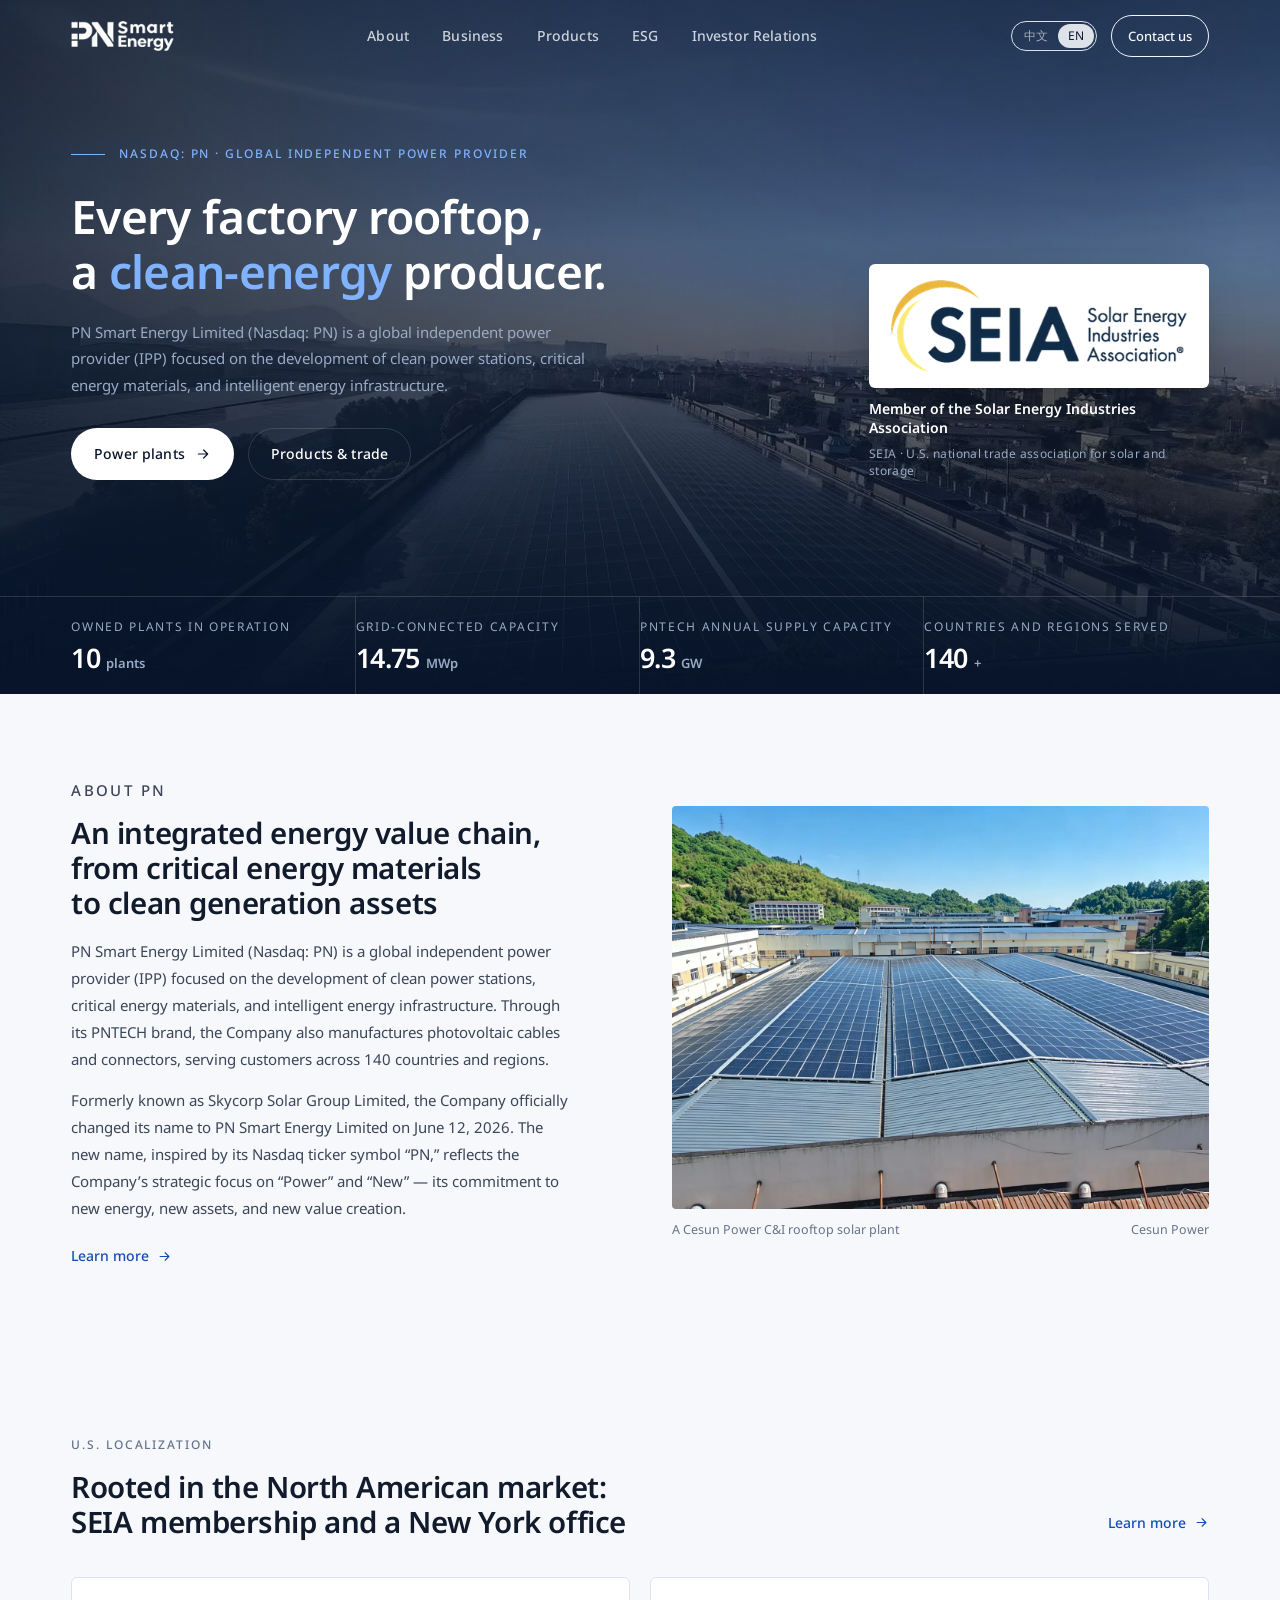
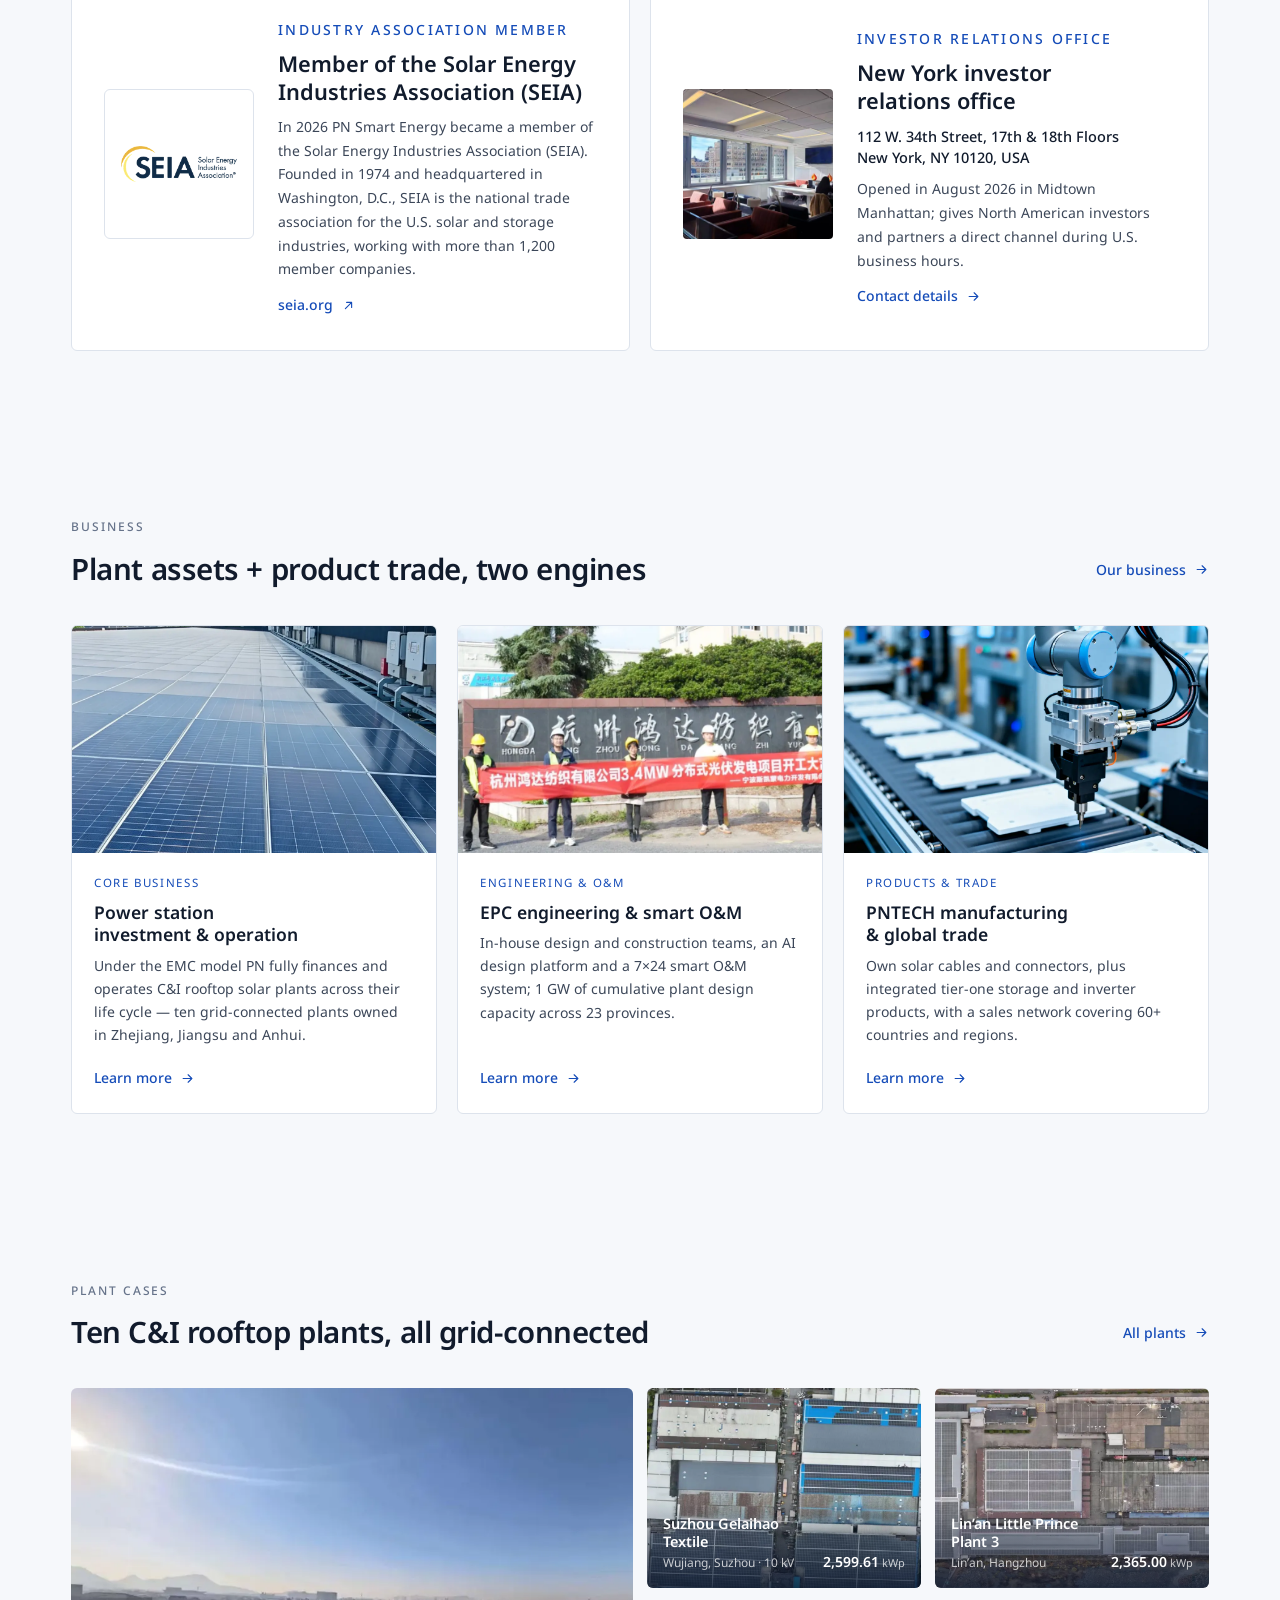
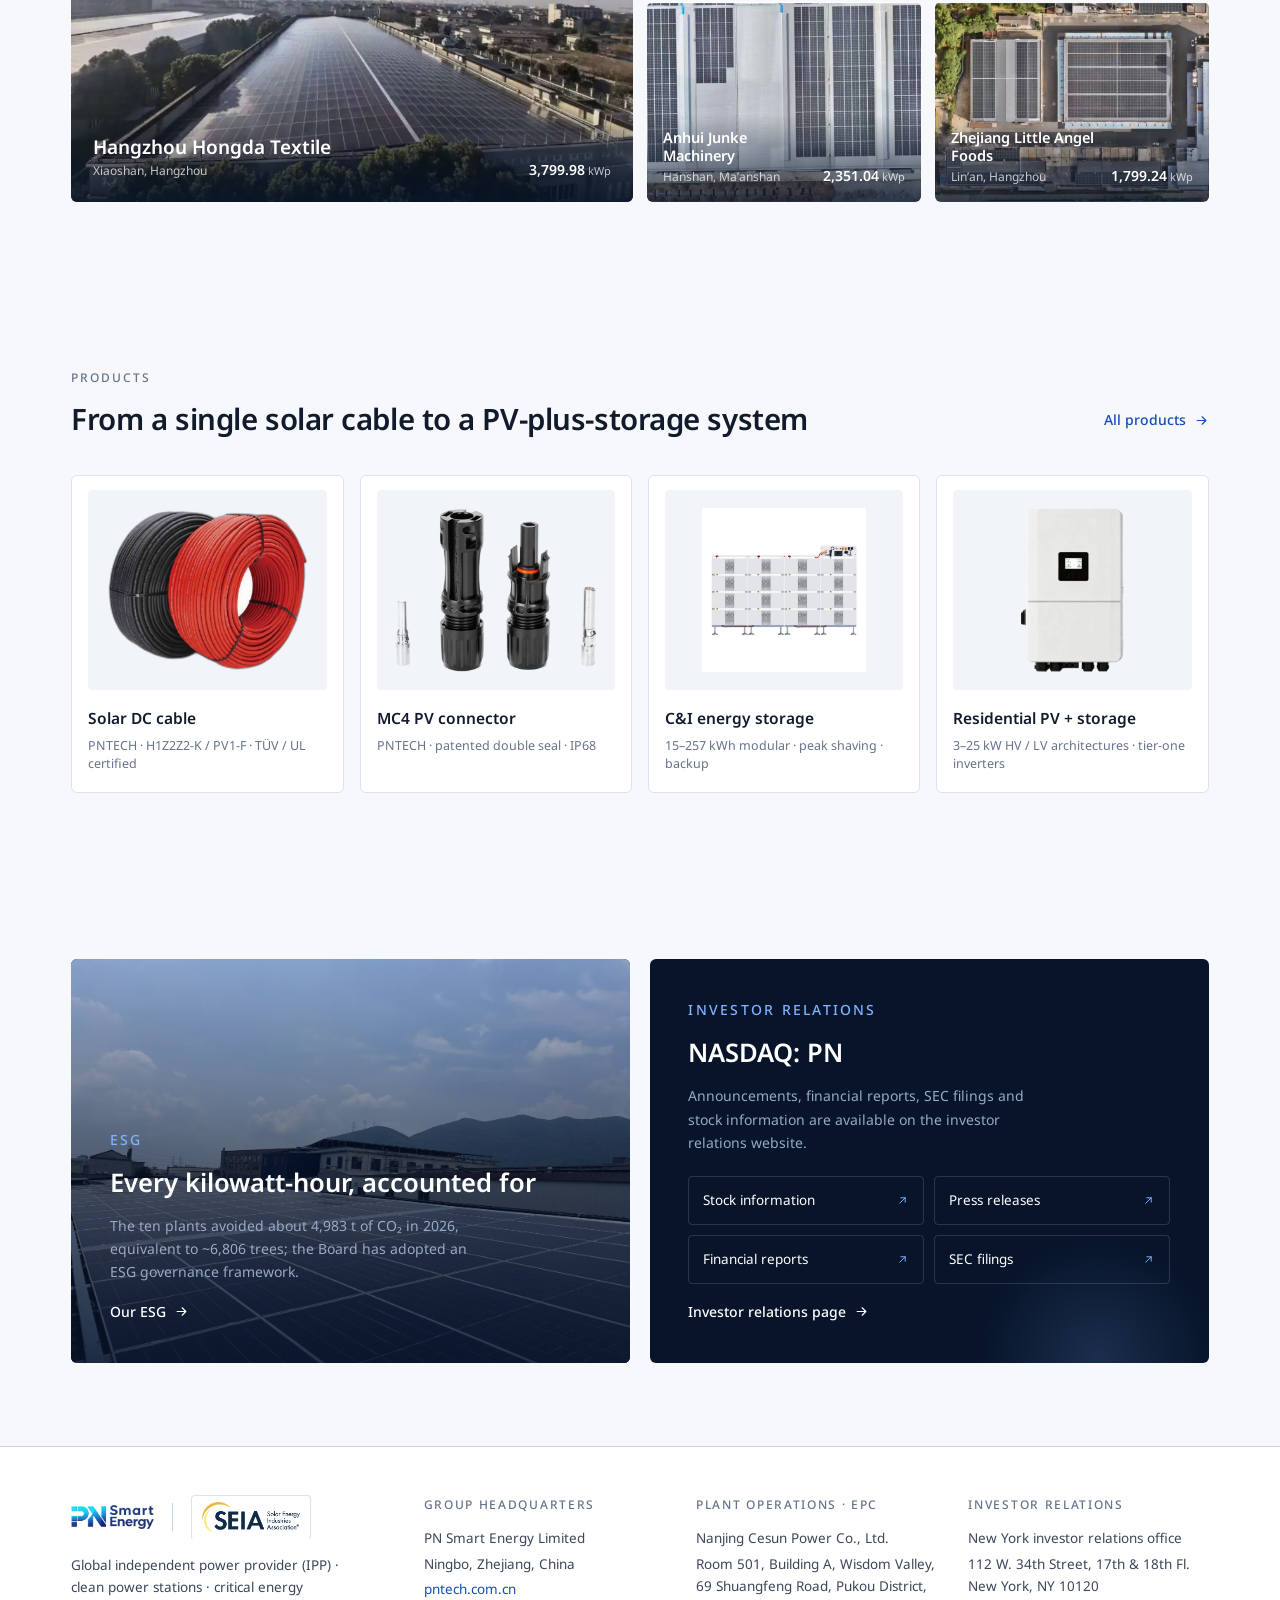
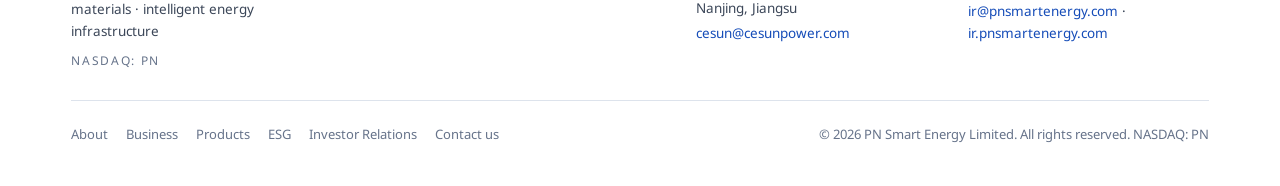
<file: index.html>
<!doctype html>
<html lang="zh-CN">
<head>
<meta charset="utf-8">
<meta name="viewport" content="width=device-width,initial-scale=1">
<title>PN Smart Energy | 全球独立发电商（NASDAQ: PN）</title>
<meta name="description" content="PN Smart Energy（NASDAQ: PN）：全球独立发电商，专注清洁电站开发、关键能源材料与智能能源基础设施；自持运营 10 座工商业屋顶光伏电站，PNTECH 光伏线缆与连接器服务 140 个国家和地区。">
<meta name="keywords" content="PN Smart Energy, NASDAQ PN, 独立发电商, IPP, 分布式光伏, 工商业屋顶光伏, EPC, EMC, PNTECH, 光伏线缆, 光伏连接器, 储能系统, 光储系统, 熙盛电力, Cesun Power">
<meta name="robots" content="index,follow">
<meta name="theme-color" content="#07142A">
<link rel="canonical" href="https://wulei0716.github.io/pn-smart-energy-site/">
<link rel="icon" type="image/png" sizes="64x64" href="assets/favicon.png">
<link rel="apple-touch-icon" sizes="180x180" href="assets/apple_icon.png">
<meta property="og:type" content="website">
<meta property="og:site_name" content="PN Smart Energy">
<meta property="og:title" content="PN Smart Energy | 全球独立发电商（NASDAQ: PN）">
<meta property="og:description" content="PN Smart Energy（NASDAQ: PN）：全球独立发电商，专注清洁电站开发、关键能源材料与智能能源基础设施；自持运营 10 座工商业屋顶光伏电站，PNTECH 光伏线缆与连接器服务 140 个国家和地区。">
<meta property="og:url" content="https://wulei0716.github.io/pn-smart-energy-site/">
<meta property="og:image" content="https://wulei0716.github.io/pn-smart-energy-site/assets/og.jpg">
<meta property="og:image:width" content="1200">
<meta property="og:image:height" content="630">
<meta property="og:locale" content="zh_CN">
<meta property="og:locale:alternate" content="en_US">
<meta name="twitter:card" content="summary_large_image">
<meta name="twitter:title" content="PN Smart Energy | Global Independent Power Provider (NASDAQ: PN)">
<meta name="twitter:description" content="PN Smart Energy (NASDAQ: PN): a global independent power provider focused on clean power stations, critical energy materials and intelligent energy infrastructure; ten owned C&I rooftop solar plants and PNTECH PV cables and connectors serving 140 countries and regions.">
<meta name="twitter:image" content="https://wulei0716.github.io/pn-smart-energy-site/assets/og.jpg">
<link rel="preload" as="image" href="assets/hero.webp">
<script type="application/ld+json">
{"@context":"https://schema.org","@type":"Organization","name":"PN Smart Energy Limited","alternateName":["PN Smart Energy","Skycorp Solar Group"],"url":"https://wulei0716.github.io/pn-smart-energy-site/","logo":"https://wulei0716.github.io/pn-smart-energy-site/assets/logo_blue.png","tickerSymbol":"NASDAQ:PN","foundingDate":"2011","description":"Global independent power provider (IPP) focused on the development of clean power stations, critical energy materials, and intelligent energy infrastructure; manufactures PV cables and connectors under the PNTECH brand.","sameAs":["https://ir.pnsmartenergy.com","https://www.pntech.com.cn","http://www.cesunpower.com"],"memberOf":{"@type":"Organization","name":"Solar Energy Industries Association","url":"https://seia.org"},"address":[{"@type":"PostalAddress","addressLocality":"Ningbo","addressRegion":"Zhejiang","addressCountry":"CN"},{"@type":"PostalAddress","streetAddress":"112 W. 34th Street, 17th and 18th Floors","addressLocality":"New York","addressRegion":"NY","postalCode":"10120","addressCountry":"US"}],"contactPoint":[{"@type":"ContactPoint","contactType":"investor relations","email":"ir@pnsmartenergy.com","telephone":"+1-574-575-7170"}]}
</script>
<link rel="preconnect" href="https://fonts.googleapis.com">
<link rel="preconnect" href="https://fonts.gstatic.com" crossorigin>
<link rel="stylesheet" href="https://fonts.googleapis.com/css2?family=Noto+Sans:wght@400;500;600;700&display=swap">
<link rel="stylesheet" href="assets/site.css?v=56a2f425">

</head>
<body data-page="index">
<div id="site" data-lang="zh">
<!-- ============ NAV (shared) ============ -->
<header class="nav" id="nav">
  <div class="wrap">
    <a class="brand" href="index.html" aria-label="PN Smart Energy">
      <img class="logo-light" src="assets/logo_white.png" alt="PN Smart Energy" width="520" height="152">
      <img class="logo-dark" src="assets/logo_blue.png" alt="PN Smart Energy" width="520" height="151">
    </a>
    <nav class="nav-links" id="navLinks" aria-label="Primary">
      <a href="about.html" data-page="about" data-i18n="nav.about">关于我们</a>
      <a href="business.html" data-page="business" data-i18n="nav.business">业务</a>
      <a href="product.html" data-page="product" data-i18n="nav.product">产品</a>
      <a href="esg.html" data-page="esg" data-i18n="nav.esg">ESG</a>
      <a href="investors.html" data-page="investors" data-i18n="nav.ir">投资者关系</a>
    </nav>
    <div class="nav-right">
      <div class="lang" role="group" aria-label="Language / 语言">
        <button type="button" data-set-lang="zh" aria-pressed="true"><span>中文</span></button>
        <button type="button" data-set-lang="en" aria-pressed="false"><span>EN</span></button>
      </div>
      <a class="nav-cta" href="about.html#contact" data-i18n="nav.contact">联系我们</a>
      <button class="menu-btn" id="menuBtn" type="button" aria-label="Menu" aria-expanded="false">
        <svg viewBox="0 0 24 24" fill="none" stroke="currentColor" stroke-width="1.6" stroke-linecap="round"><path d="M4 7h16M4 12h16M4 17h16"/></svg>
      </button>
    </div>
  </div>
</header>

<main data-page="index">

<!-- ============ HERO (compact) ============ -->
<section class="hero compact">
  <div class="hero-bg" aria-hidden="true" style="background-image:url('assets/hero.webp')"></div>
  <div class="hero-shade" aria-hidden="true"></div>
  <div class="wrap">
    <div class="hero-copy">
      <p class="eyebrow" data-i18n="h.eyebrow">NASDAQ: PN · 全球独立发电商</p>
      <h1 class="display hero-title" data-i18n="h.title">让每一片厂房屋顶，<br>成为<em>清洁能源</em>的生产者。</h1>
      <p class="lede" data-i18n="h.lede">PN Smart Energy Limited（纳斯达克代码：PN）是一家全球独立发电商（IPP），专注于清洁电站开发、关键能源材料与智能能源基础设施。</p>
      <div class="hero-actions">
        <a class="btn btn-primary" href="business.html"><span data-i18n="h.cta1">电站业务</span><svg viewBox="0 0 24 24" fill="none" stroke="currentColor" stroke-width="1.8" stroke-linecap="round" stroke-linejoin="round"><path d="M5 12h14M13 6l6 6-6 6"/></svg></a>
        <a class="btn btn-ghost" href="product.html"><span data-i18n="h.cta2">产品与贸易</span></a>
      </div>
    </div>
    <aside class="hero-member" aria-label="SEIA member">
      <div class="logo-plate"><img src="assets/seia_logo.webp" alt="SEIA — Solar Energy Industries Association" width="774" height="242"></div>
      <b data-i18n="h.member">美国太阳能行业协会会员</b>
      <span data-i18n="h.member.sub">Member of the Solar Energy Industries Association</span>
    </aside>
  </div>
  <div class="hero-ledger slim">
    <div class="wrap">
      <div class="cell"><div class="k" data-i18n="h.k1">自持运营电站</div><div class="v num">10<small data-i18n="h.k1u">座</small></div></div>
      <div class="cell"><div class="k" data-i18n="h.k2">并网装机容量</div><div class="v num">14.75<small>MWp</small></div></div>
      <div class="cell"><div class="k" data-i18n="h.k3">PNTECH 年供应能力</div><div class="v num">9.3<small>GW</small></div></div>
      <div class="cell"><div class="k" data-i18n="h.k4">服务国家和地区</div><div class="v num">140<small>+</small></div></div>
    </div>
  </div>
</section>

<!-- ============ INTRO (aligned with IR profile) ============ -->
<section class="section tight" id="intro">
  <div class="wrap intro-grid">
    <div>
      <p class="eyebrow" data-i18n="h.in.eyebrow">关于 PN</p>
      <h2 class="display" data-i18n="h.in.title">从关键能源材料到清洁发电资产的一体化能源价值链</h2>
      <p data-i18n="h.in.p1">PN Smart Energy Limited（纳斯达克代码：PN）是一家全球独立发电商（IPP），专注于清洁电站开发、关键能源材料与智能能源基础设施。公司旗下 PNTECH 品牌生产光伏线缆与连接器，服务全球 140&nbsp;个国家和地区的客户。</p>
      <p data-i18n="h.in.p2">公司前身为 Skycorp Solar Group Limited，2026&nbsp;年 6&nbsp;月 12&nbsp;日正式更名为 PN Smart Energy Limited。新名称源于纳斯达克股票代码“PN”，体现公司对“Power（能源）”与“New（新）”的战略聚焦——对新能源、新资产与新价值创造的承诺。</p>
      <a class="more" href="about.html"><span data-i18n="h.in.more">了解更多</span><svg viewBox="0 0 24 24" fill="none" stroke="currentColor" stroke-width="1.8" stroke-linecap="round" stroke-linejoin="round"><path d="M5 12h14M13 6l6 6-6 6"/></svg></a>
    </div>
    <figure>
      <img src="assets/about.webp" loading="lazy" decoding="async" alt="" width="1400" height="1050">
      <figcaption><span data-i18n="h.in.cap">熙盛电力工商业屋顶分布式光伏电站</span><span>Cesun Power</span></figcaption>
    </figure>
  </div>
</section>

<!-- ============ U.S. PRESENCE: SEIA + NEW YORK ============ -->
<section class="section tight band" id="us">
  <div class="wrap">
    <div class="section-head tight">
      <div><p class="eyebrow" data-i18n="us.eyebrow">美国本地化</p><h2 class="display" data-i18n="us.title">扎根北美市场：行业协会会员与纽约办公室</h2></div>
      <a class="more" href="about.html#honors"><span data-i18n="us.more">了解更多</span><svg viewBox="0 0 24 24" fill="none" stroke="currentColor" stroke-width="1.8" stroke-linecap="round" stroke-linejoin="round"><path d="M5 12h14M13 6l6 6-6 6"/></svg></a>
    </div>
    <div class="us-cards">
      <div class="us-card">
        <div class="logo-plate"><img src="assets/seia_logo.webp" alt="SEIA — Solar Energy Industries Association" width="774" height="242" loading="lazy" decoding="async"></div>
        <div>
          <p class="eyebrow" data-i18n="us.s.eyebrow">行业协会会员</p>
          <h3 data-i18n="us.s.title">美国太阳能行业协会<br>（SEIA）会员</h3>
          <p data-i18n="us.s.p">2026&nbsp;年，PN Smart Energy 正式成为美国太阳能行业协会（SEIA）会员。SEIA 成立于 1974&nbsp;年，总部位于华盛顿特区，是美国太阳能与储能行业的全国性行业协会，拥有 1,200&nbsp;余家会员企业。</p>
          <a class="more" href="https://seia.org" target="_blank" rel="noopener"><span>seia.org</span><svg viewBox="0 0 24 24" fill="none" stroke="currentColor" stroke-width="1.8" stroke-linecap="round" stroke-linejoin="round"><path d="M7 17L17 7M9 7h8v8"/></svg></a>
        </div>
      </div>
      <div class="us-card">
        <div class="ph"><img src="assets/ny2.webp" loading="lazy" decoding="async" alt="" width="1100" height="732"></div>
        <div>
          <p class="eyebrow" data-i18n="us.n.eyebrow">投资者关系办公室</p>
          <h3 data-i18n="us.n.title">纽约投资者关系办公室</h3>
          <p class="addr">112 W. 34th Street, 17th &amp; 18th Floors<br>New York, NY 10120, USA</p>
          <p data-i18n="us.n.p">2026&nbsp;年 8&nbsp;月启用，位于曼哈顿中城；在美国工作时间为北美投资者与合作伙伴提供直接沟通渠道。</p>
          <a class="more" href="about.html#contact"><span data-i18n="us.n.more">联系方式</span><svg viewBox="0 0 24 24" fill="none" stroke="currentColor" stroke-width="1.8" stroke-linecap="round" stroke-linejoin="round"><path d="M5 12h14M13 6l6 6-6 6"/></svg></a>
        </div>
      </div>
    </div>
  </div>
</section>

<!-- ============ BUSINESS TILES ============ -->
<section class="section tight" id="biz">
  <div class="wrap">
    <div class="section-head tight">
      <div><p class="eyebrow" data-i18n="h.bz.eyebrow">业务</p><h2 class="display" data-i18n="h.bz.title">电站资产 + 产品贸易，双轮驱动</h2></div>
      <a class="more" href="business.html"><span data-i18n="h.bz.more">业务介绍</span><svg viewBox="0 0 24 24" fill="none" stroke="currentColor" stroke-width="1.8" stroke-linecap="round" stroke-linejoin="round"><path d="M5 12h14M13 6l6 6-6 6"/></svg></a>
    </div>
    <div class="tiles">
      <a class="tile" href="business.html">
        <div class="ph"><img src="assets/cover_panels.webp" loading="lazy" decoding="async" alt="" width="1200" height="1600"></div>
        <div class="body"><span class="tag" data-i18n="h.t1.tag">核心业务</span><h3 data-i18n="h.t1.t">电站投资与运营</h3><p data-i18n="h.t1.p">以 EMC 模式全额投资、全周期运营工商业屋顶分布式光伏电站，在浙江、江苏、安徽自持 10&nbsp;座并网电站。</p><span class="more"><span data-i18n="h.t.more">了解详情</span><svg viewBox="0 0 24 24" fill="none" stroke="currentColor" stroke-width="1.8" stroke-linecap="round" stroke-linejoin="round"><path d="M5 12h14M13 6l6 6-6 6"/></svg></span></div>
      </a>
      <a class="tile" href="business.html#epc">
        <div class="ph"><img src="assets/p10_c.webp" loading="lazy" decoding="async" alt="" width="900" height="600"></div>
        <div class="body"><span class="tag" data-i18n="h.t2.tag">工程与运维</span><h3 data-i18n="h.t2.t">EPC 工程与智慧运维</h3><p data-i18n="h.t2.p">自有设计与施工团队、AI 智能设计平台与 7×24 智慧运维体系，累计电站设计容量 1&nbsp;GW，业务覆盖 23&nbsp;个省份。</p><span class="more"><span data-i18n="h.t.more">了解详情</span><svg viewBox="0 0 24 24" fill="none" stroke="currentColor" stroke-width="1.8" stroke-linecap="round" stroke-linejoin="round"><path d="M5 12h14M13 6l6 6-6 6"/></svg></span></div>
      </a>
      <a class="tile" href="product.html">
        <div class="ph"><img src="assets/mfg.webp" loading="lazy" decoding="async" alt="" width="1200" height="750"></div>
        <div class="body"><span class="tag" data-i18n="h.t3.tag">产品与贸易</span><h3 data-i18n="h.t3.t">PNTECH 制造与全球贸易</h3><p data-i18n="h.t3.p">自研自产光伏线缆与连接器，集成储能、逆变器等一线品牌产品，销售网络覆盖 60&nbsp;余个国家和地区。</p><span class="more"><span data-i18n="h.t.more">了解详情</span><svg viewBox="0 0 24 24" fill="none" stroke="currentColor" stroke-width="1.8" stroke-linecap="round" stroke-linejoin="round"><path d="M5 12h14M13 6l6 6-6 6"/></svg></span></div>
      </a>
    </div>
  </div>
</section>

<!-- ============ PLANT CASES ============ -->
<section class="section tight band" id="cases">
  <div class="wrap">
    <div class="section-head tight">
      <div><p class="eyebrow" data-i18n="h.cs.eyebrow">电站案例</p><h2 class="display" data-i18n="h.cs.title">十座工商业屋顶电站，全部并网发电</h2></div>
      <a class="more" href="business.html#plants"><span data-i18n="h.cs.more">查看全部电站</span><svg viewBox="0 0 24 24" fill="none" stroke="currentColor" stroke-width="1.8" stroke-linecap="round" stroke-linejoin="round"><path d="M5 12h14M13 6l6 6-6 6"/></svg></a>
    </div>
    <div class="showcase" id="homePlants"></div>
  </div>
</section>

<!-- ============ PRODUCT SHOWCASE ============ -->
<section class="section tight" id="prod">
  <div class="wrap">
    <div class="section-head tight">
      <div><p class="eyebrow" data-i18n="h.pd.eyebrow">产品展示</p><h2 class="display" data-i18n="h.pd.title">从一根光伏线缆，到一套光储系统</h2></div>
      <a class="more" href="product.html"><span data-i18n="h.pd.more">查看全部产品</span><svg viewBox="0 0 24 24" fill="none" stroke="currentColor" stroke-width="1.8" stroke-linecap="round" stroke-linejoin="round"><path d="M5 12h14M13 6l6 6-6 6"/></svg></a>
    </div>
    <div class="pshow">
      <a class="pitem" href="product.html#pntech"><div class="well"><img src="assets/pr_cable.webp" loading="lazy" decoding="async" alt=""></div><h3 data-i18n="h.p1.t">光伏直流电缆</h3><p data-i18n="h.p1.p">PNTECH · H1Z2Z2-K / PV1-F · TÜV / UL 认证</p></a>
      <a class="pitem" href="product.html#pntech"><div class="well"><img src="assets/pr_connector.webp" loading="lazy" decoding="async" alt=""></div><h3 data-i18n="h.p2.t">MC4 光伏连接器</h3><p data-i18n="h.p2.p">PNTECH · 双密封专利设计 · IP68</p></a>
      <a class="pitem" href="product.html#ci"><div class="well"><img src="assets/deye_bosb.webp" loading="lazy" decoding="async" alt=""></div><h3 data-i18n="h.p3.t">工商业储能系统</h3><p data-i18n="h.p3.p">15–257&nbsp;kWh 模块化 · 削峰填谷 · 备电</p></a>
      <a class="pitem" href="product.html#home"><div class="well"><img src="assets/pr_inverter.webp" loading="lazy" decoding="async" alt=""></div><h3 data-i18n="h.p4.t">户用光储系统</h3><p data-i18n="h.p4.p">3–25 kW 高 / 低压架构 · 一线品牌逆变器</p></a>
    </div>
  </div>
</section>

<!-- ============ ESG + IR ============ -->
<section class="section tight band" id="duo">
  <div class="wrap duo">
    <a class="panel esg-panel" href="esg.html">
      <img class="bg" src="assets/esg.webp" alt="" loading="lazy" decoding="async">
      <p class="eyebrow">ESG</p>
      <h3 data-i18n="h.es.t">每一度绿电，都可核算</h3>
      <p data-i18n="h.es.p">10&nbsp;座电站 2026&nbsp;年度减排 CO₂ 约 4,983&nbsp;吨、等效植树约 6,806&nbsp;棵；董事会已建立 ESG 治理框架。</p>
      <span class="more"><span data-i18n="h.es.more">了解 ESG</span><svg viewBox="0 0 24 24" fill="none" stroke="currentColor" stroke-width="1.8" stroke-linecap="round" stroke-linejoin="round"><path d="M5 12h14M13 6l6 6-6 6"/></svg></span>
    </a>
    <div class="panel ir-panel">
      <p class="eyebrow" data-i18n="h.ir.eyebrow">投资者关系</p>
      <h3>NASDAQ: PN</h3>
      <p data-i18n="h.ir.p">公司公告、财务报告、SEC 文件与股票信息，请访问投资者关系网站。</p>
      <div class="ir-quick">
        <a href="https://ir.pnsmartenergy.com/Stock.html" target="_blank" rel="noopener"><span data-i18n="h.ir.l1">股票信息</span><svg viewBox="0 0 24 24" fill="none" stroke="currentColor" stroke-width="1.8" stroke-linecap="round" stroke-linejoin="round"><path d="M7 17L17 7M9 7h8v8"/></svg></a>
        <a href="https://ir.pnsmartenergy.com/News-Releases.html" target="_blank" rel="noopener"><span data-i18n="h.ir.l2">新闻稿</span><svg viewBox="0 0 24 24" fill="none" stroke="currentColor" stroke-width="1.8" stroke-linecap="round" stroke-linejoin="round"><path d="M7 17L17 7M9 7h8v8"/></svg></a>
        <a href="https://ir.pnsmartenergy.com/Annual-Reports.html" target="_blank" rel="noopener"><span data-i18n="h.ir.l3">财务报告</span><svg viewBox="0 0 24 24" fill="none" stroke="currentColor" stroke-width="1.8" stroke-linecap="round" stroke-linejoin="round"><path d="M7 17L17 7M9 7h8v8"/></svg></a>
        <a href="https://ir.pnsmartenergy.com/SEC-Filings.html" target="_blank" rel="noopener"><span data-i18n="h.ir.l4">SEC 文件</span><svg viewBox="0 0 24 24" fill="none" stroke="currentColor" stroke-width="1.8" stroke-linecap="round" stroke-linejoin="round"><path d="M7 17L17 7M9 7h8v8"/></svg></a>
      </div>
      <a class="more" href="investors.html"><span data-i18n="h.ir.more">投资者关系页面</span><svg viewBox="0 0 24 24" fill="none" stroke="currentColor" stroke-width="1.8" stroke-linecap="round" stroke-linejoin="round"><path d="M5 12h14M13 6l6 6-6 6"/></svg></a>
    </div>
  </div>
</section>

</main>

<!-- ============ FOOTER (shared) ============ -->
<footer id="footer">
  <div class="wrap">
    <div class="foot-grid">
      <div class="foot-brand">
        <div class="foot-logos">
          <a class="brand" href="index.html" aria-label="PN Smart Energy"><img class="logo-dark" src="assets/logo_blue.png" alt="" width="520" height="151"><img class="logo-light" src="assets/logo_white.png" alt="" width="520" height="152"></a>
          <i class="sep" aria-hidden="true"></i>
          <a class="logo-plate" href="https://seia.org" target="_blank" rel="noopener" aria-label="Member of the Solar Energy Industries Association"><img src="assets/seia_logo.webp" alt="SEIA" width="774" height="242" loading="lazy" decoding="async"></a>
        </div>
        <p data-i18n="ft.tag">全球独立发电商（IPP）· 清洁电站开发 · 关键能源材料 · 智能能源基础设施</p>
        <p class="tick">NASDAQ: PN</p>
      </div>
      <div>
        <h4 data-i18n="ft.hq">集团总部</h4>
        <p>PN Smart Energy Limited</p>
        <p data-i18n="ft.hq.p">中国浙江省宁波市</p>
        <p><a href="https://www.pntech.com.cn" target="_blank" rel="noopener">pntech.com.cn</a></p>
      </div>
      <div>
        <h4 data-i18n="ft.ops">电站运营 · EPC</h4>
        <p data-i18n="ft.ops.n">南京熙盛电力股份有限公司</p>
        <p data-i18n="ft.ops.p">江苏省南京市浦口区桥林街道双峰路 69 号智慧谷 A 栋 501</p>
        <p><a href="mailto:cesun@cesunpower.com">cesun@cesunpower.com</a></p>
      </div>
      <div>
        <h4 data-i18n="ft.ir">投资者关系</h4>
        <p data-i18n="ft.ir.p">纽约投资者关系办公室</p>
        <p>112 W. 34th Street, 17th &amp; 18th Fl.<br>New York, NY 10120</p>
        <p><a href="mailto:ir@pnsmartenergy.com">ir@pnsmartenergy.com</a> · <a href="https://ir.pnsmartenergy.com" target="_blank" rel="noopener">ir.pnsmartenergy.com</a></p>
      </div>
    </div>
    <div class="foot-bottom">
      <nav aria-label="Footer">
        <a href="about.html" data-i18n="nav.about">关于我们</a>
        <a href="business.html" data-i18n="nav.business">业务</a>
        <a href="product.html" data-i18n="nav.product">产品</a>
        <a href="esg.html" data-i18n="nav.esg">ESG</a>
        <a href="investors.html" data-i18n="nav.ir">投资者关系</a>
        <a href="about.html#contact" data-i18n="nav.contact">联系我们</a>
      </nav>
      <p data-i18n="foot.copy">© 2026 PN Smart Energy Limited. 保留所有权利。NASDAQ: PN</p>
    </div>
  </div>
</footer>

<button type="button" class="totop" id="totop" aria-label="Back to top"><svg viewBox="0 0 24 24" fill="none" stroke="currentColor" stroke-width="1.8" stroke-linecap="round" stroke-linejoin="round"><path d="M12 19V5M6 11l6-6 6 6"/></svg></button>

<dialog class="pj" id="pjDialog" aria-labelledby="pjTitle">
  <div class="pj-scroll" id="pjContent"></div>
</dialog>

</div>
<script src="assets/site.js?v=56a2f425"></script>
</body>
</html>
</file>
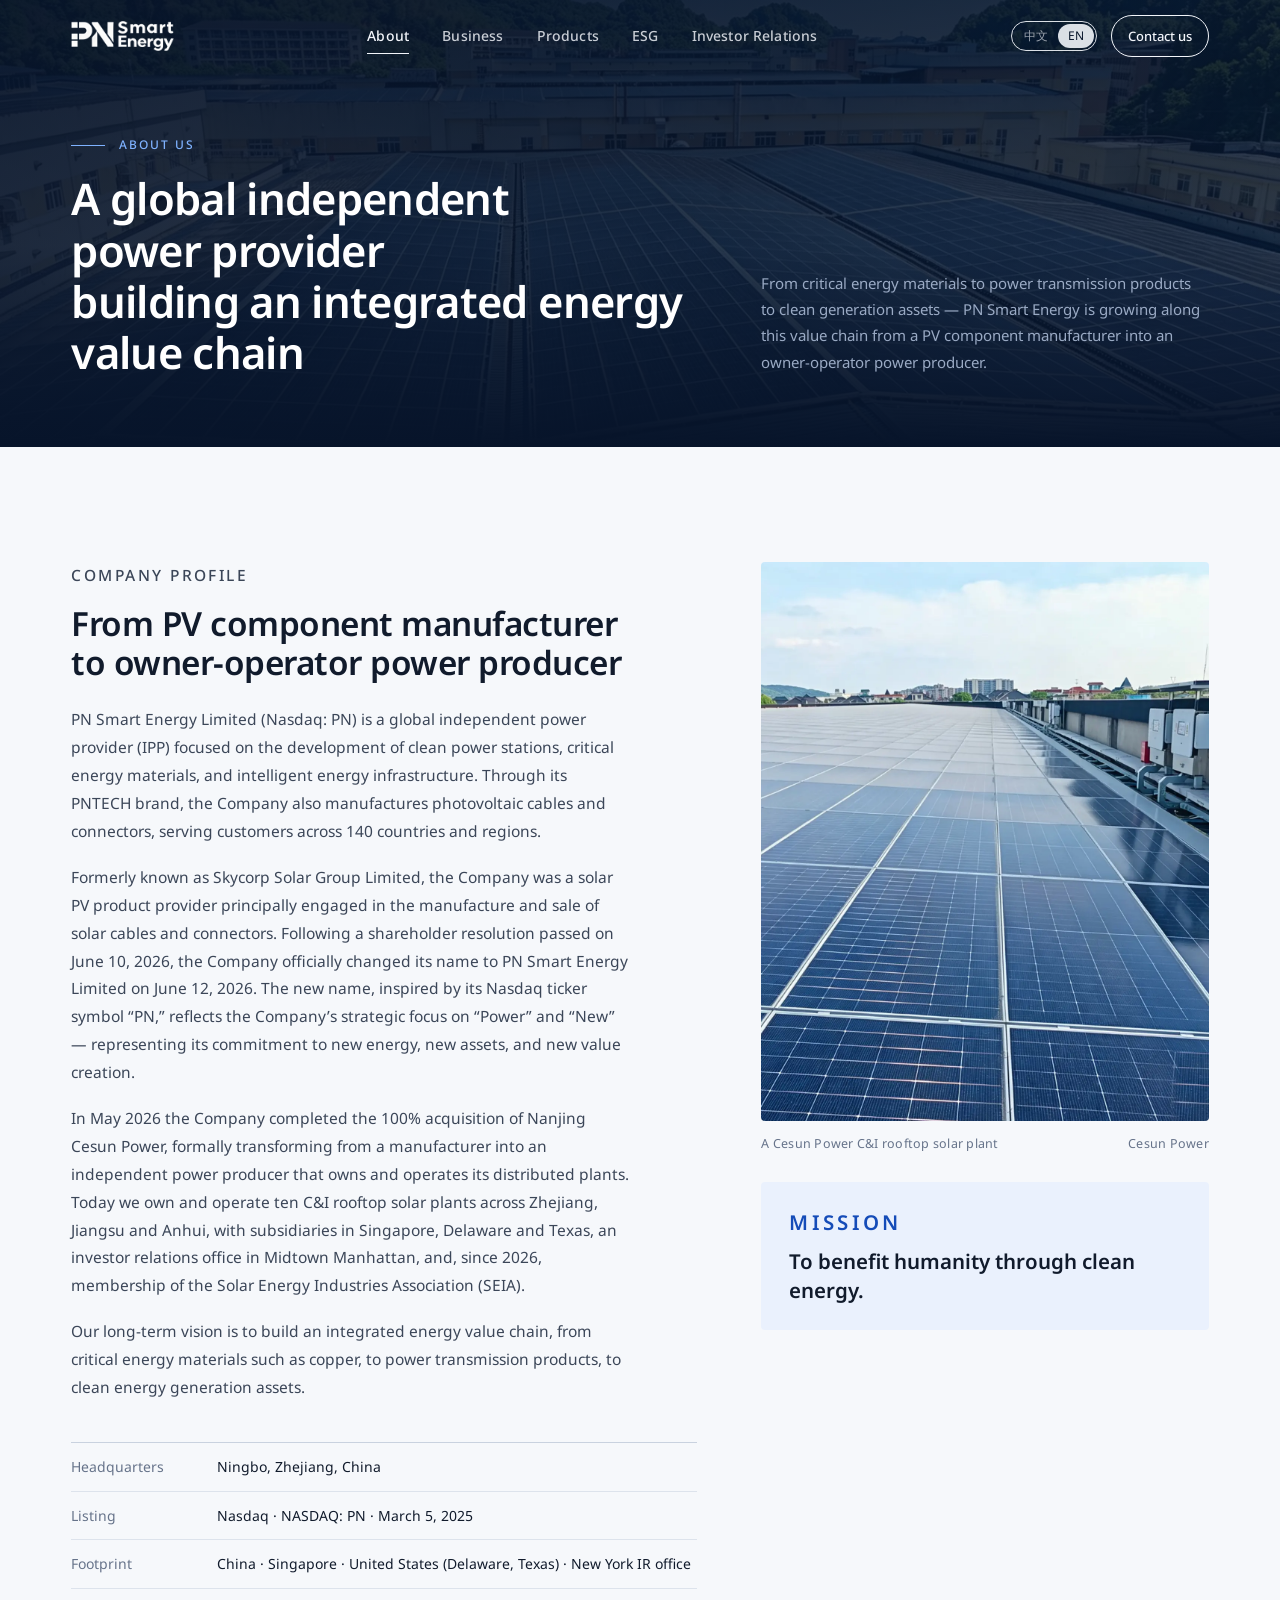
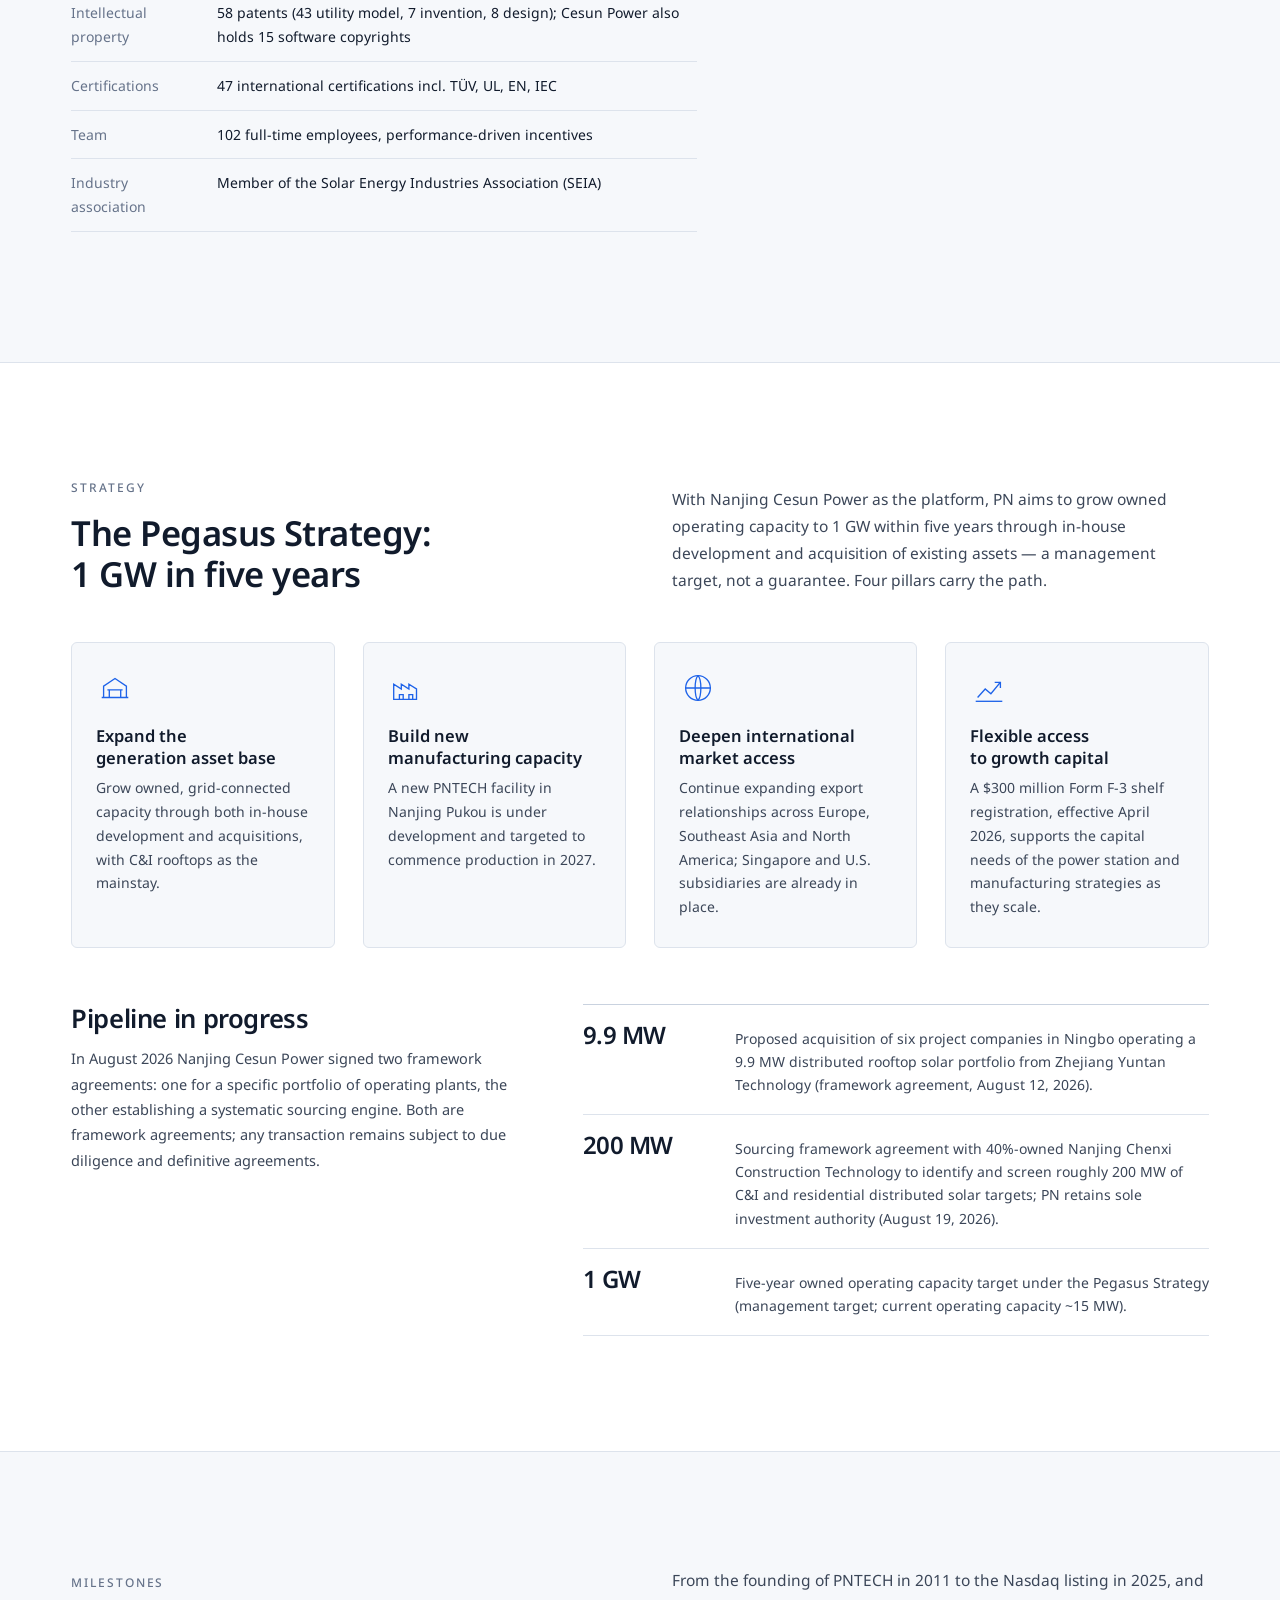
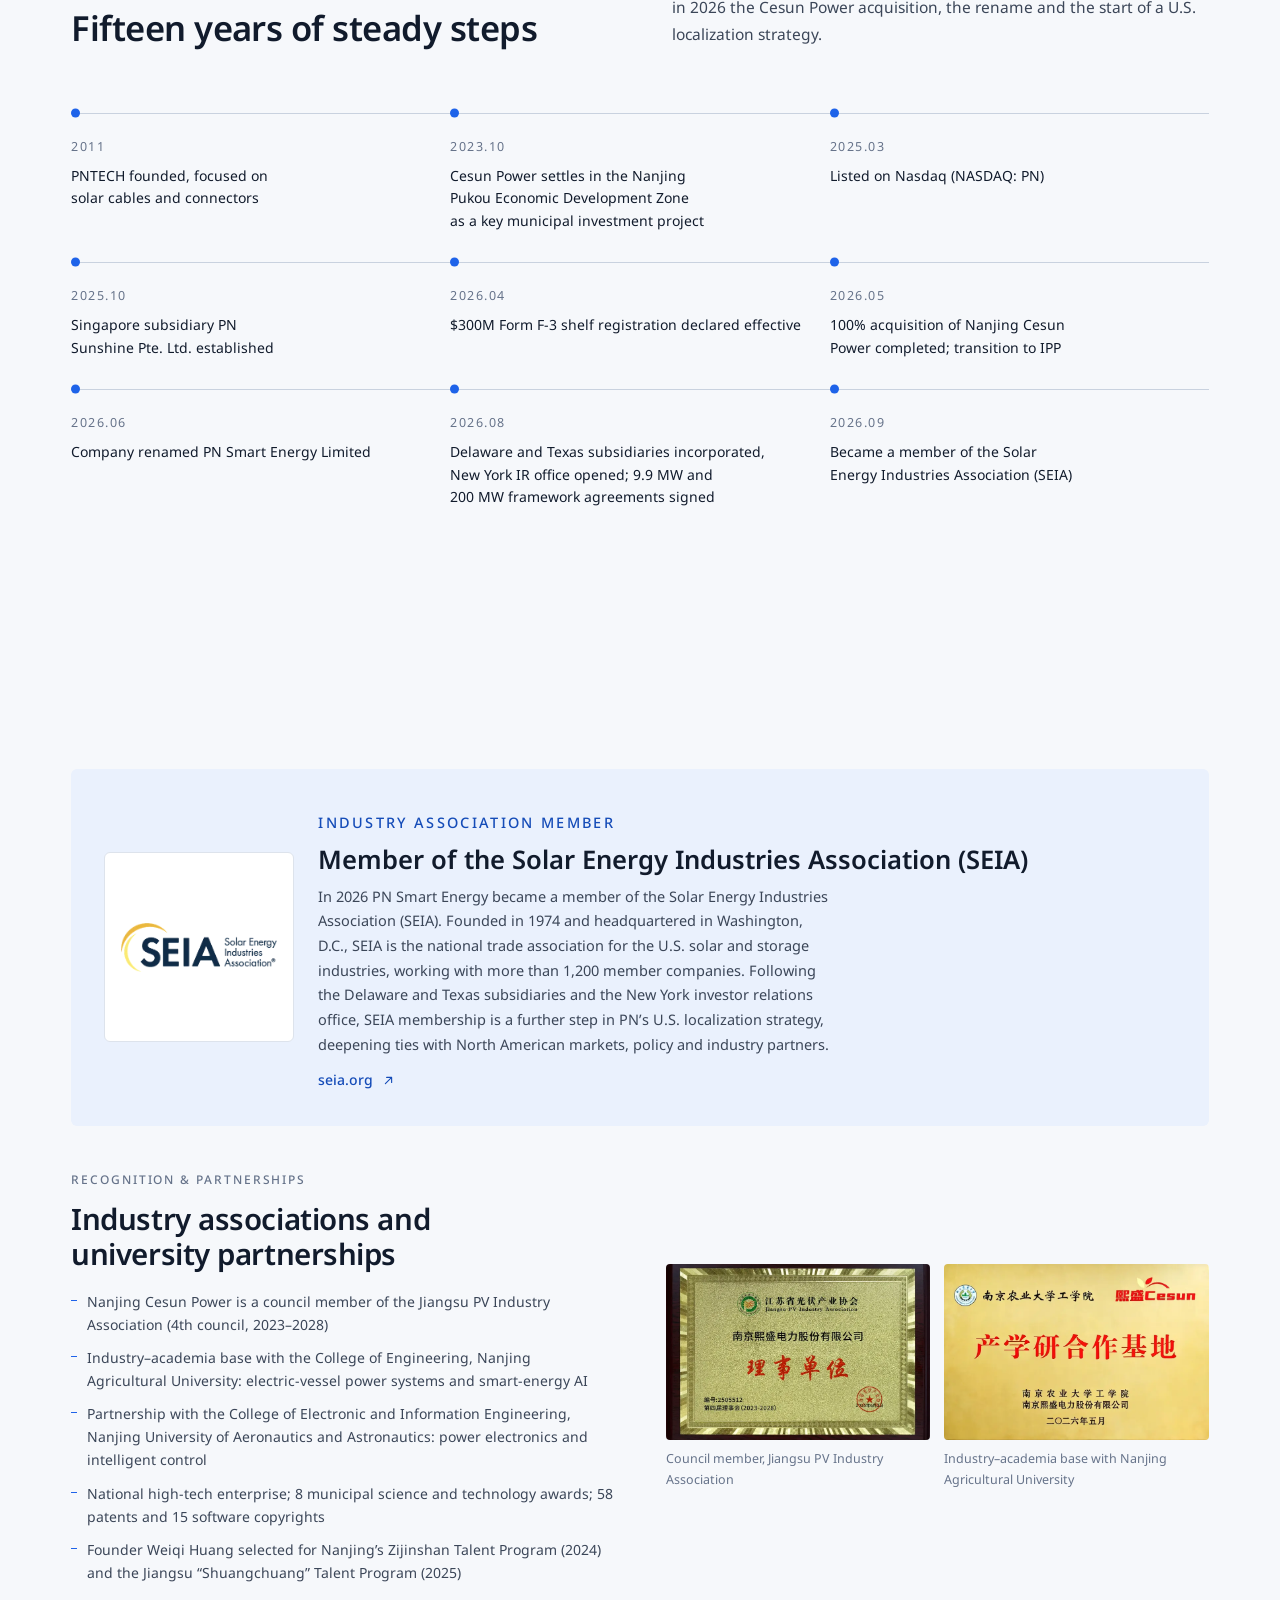
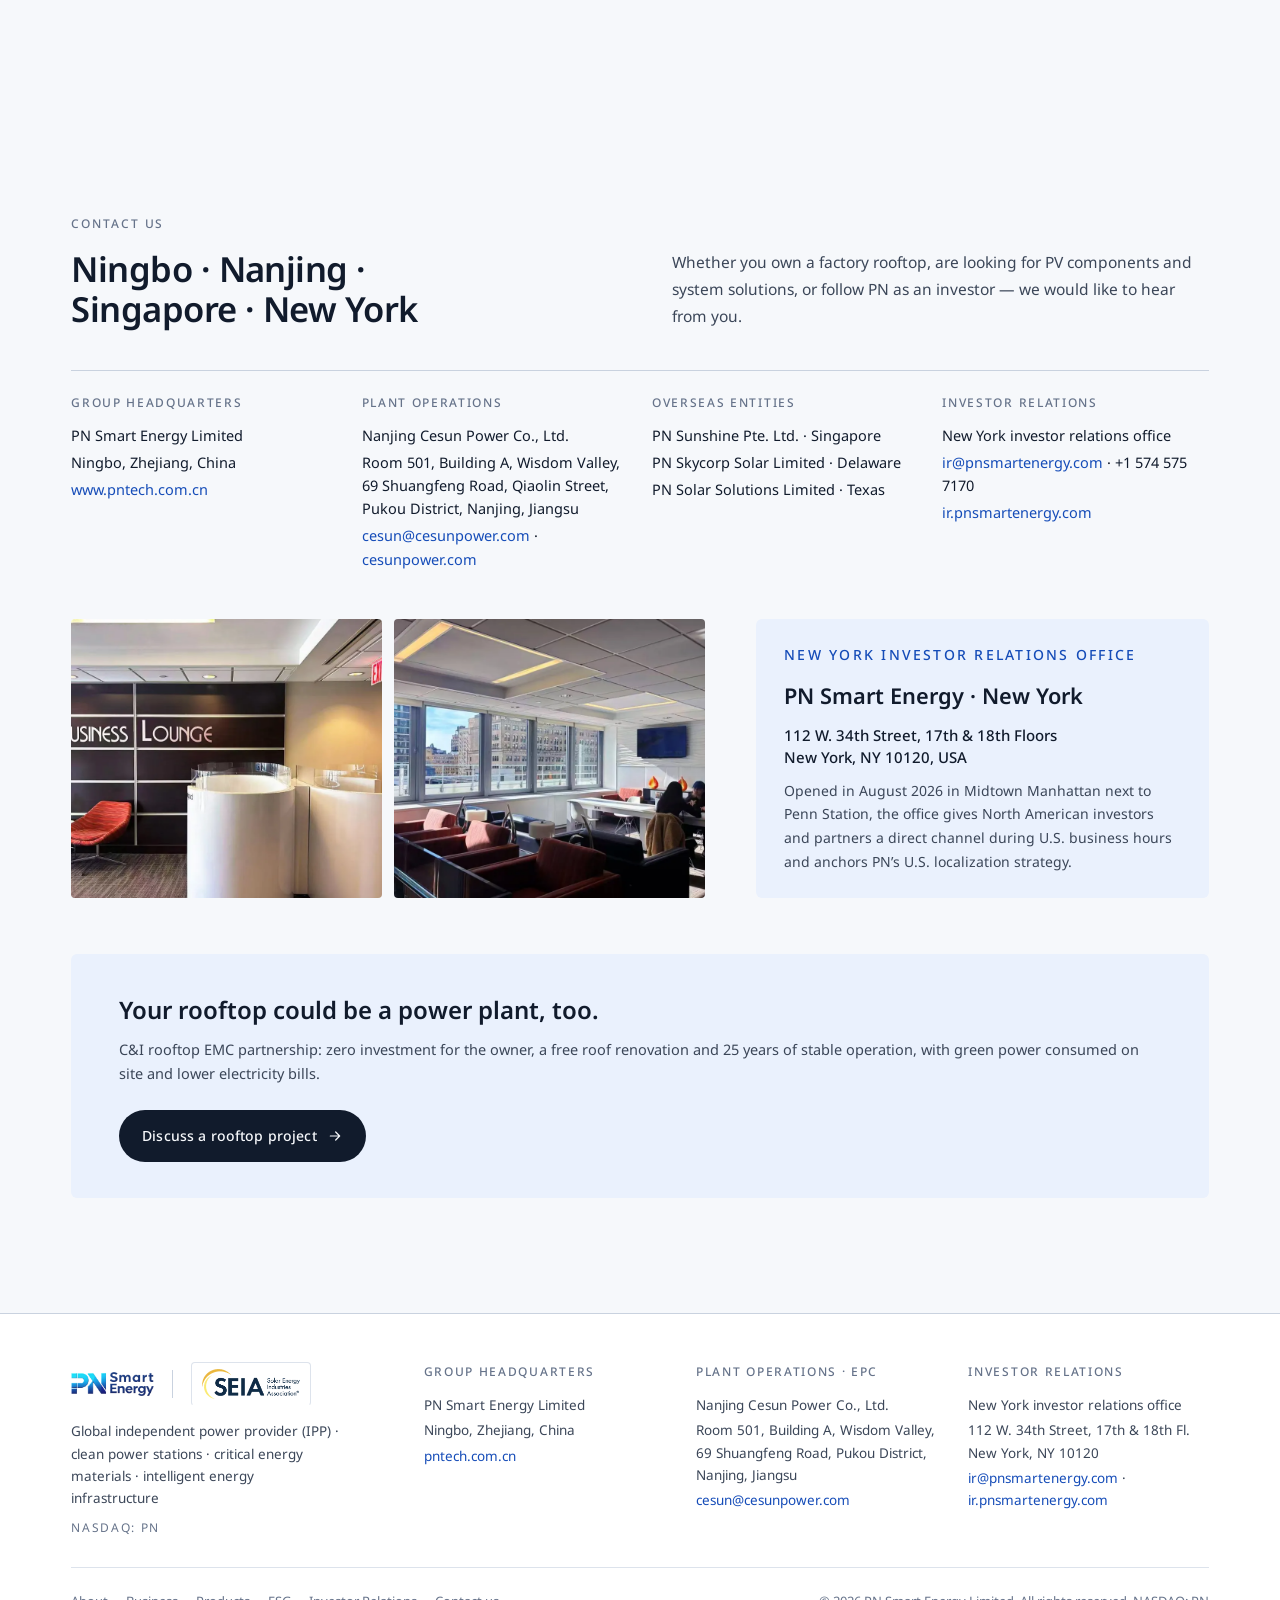
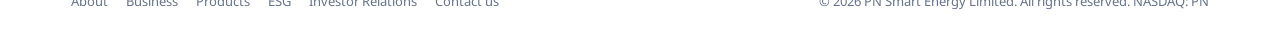
<file: about.html>
<!doctype html>
<html lang="zh-CN">
<head>
<meta charset="utf-8">
<meta name="viewport" content="width=device-width,initial-scale=1">
<title>关于我们 | PN Smart Energy</title>
<meta name="description" content="PN Smart Energy 公司介绍、发展战略（天马战略）、发展历程、行业认可与联系方式。">
<meta name="keywords" content="PN Smart Energy, NASDAQ PN, 独立发电商, IPP, 分布式光伏, 工商业屋顶光伏, EPC, EMC, PNTECH, 光伏线缆, 光伏连接器, 储能系统, 光储系统, 熙盛电力, Cesun Power">
<meta name="robots" content="index,follow">
<meta name="theme-color" content="#07142A">
<link rel="canonical" href="https://wulei0716.github.io/pn-smart-energy-site/about.html">
<link rel="icon" type="image/png" sizes="64x64" href="assets/favicon.png">
<link rel="apple-touch-icon" sizes="180x180" href="assets/apple_icon.png">
<meta property="og:type" content="website">
<meta property="og:site_name" content="PN Smart Energy">
<meta property="og:title" content="关于我们 | PN Smart Energy">
<meta property="og:description" content="PN Smart Energy 公司介绍、发展战略（天马战略）、发展历程、行业认可与联系方式。">
<meta property="og:url" content="https://wulei0716.github.io/pn-smart-energy-site/about.html">
<meta property="og:image" content="https://wulei0716.github.io/pn-smart-energy-site/assets/og.jpg">
<meta property="og:image:width" content="1200">
<meta property="og:image:height" content="630">
<meta property="og:locale" content="zh_CN">
<meta property="og:locale:alternate" content="en_US">
<meta name="twitter:card" content="summary_large_image">
<meta name="twitter:title" content="About | PN Smart Energy">
<meta name="twitter:description" content="Company profile, the Pegasus Strategy, milestones, recognition and contact details for PN Smart Energy.">
<meta name="twitter:image" content="https://wulei0716.github.io/pn-smart-energy-site/assets/og.jpg">
<link rel="preload" as="image" href="assets/about.webp">
<script type="application/ld+json">
{"@context":"https://schema.org","@type":"Organization","name":"PN Smart Energy Limited","alternateName":["PN Smart Energy","Skycorp Solar Group"],"url":"https://wulei0716.github.io/pn-smart-energy-site/","logo":"https://wulei0716.github.io/pn-smart-energy-site/assets/logo_blue.png","tickerSymbol":"NASDAQ:PN","foundingDate":"2011","description":"Global independent power provider (IPP) focused on the development of clean power stations, critical energy materials, and intelligent energy infrastructure; manufactures PV cables and connectors under the PNTECH brand.","sameAs":["https://ir.pnsmartenergy.com","https://www.pntech.com.cn","http://www.cesunpower.com"],"memberOf":{"@type":"Organization","name":"Solar Energy Industries Association","url":"https://seia.org"},"address":[{"@type":"PostalAddress","addressLocality":"Ningbo","addressRegion":"Zhejiang","addressCountry":"CN"},{"@type":"PostalAddress","streetAddress":"112 W. 34th Street, 17th and 18th Floors","addressLocality":"New York","addressRegion":"NY","postalCode":"10120","addressCountry":"US"}],"contactPoint":[{"@type":"ContactPoint","contactType":"investor relations","email":"ir@pnsmartenergy.com","telephone":"+1-574-575-7170"}]}
</script>
<link rel="preconnect" href="https://fonts.googleapis.com">
<link rel="preconnect" href="https://fonts.gstatic.com" crossorigin>
<link rel="stylesheet" href="https://fonts.googleapis.com/css2?family=Noto+Sans:wght@400;500;600;700&display=swap">
<link rel="stylesheet" href="assets/site.css?v=56a2f425">

</head>
<body data-page="about">
<div id="site" data-lang="zh">
<!-- ============ NAV (shared) ============ -->
<header class="nav" id="nav">
  <div class="wrap">
    <a class="brand" href="index.html" aria-label="PN Smart Energy">
      <img class="logo-light" src="assets/logo_white.png" alt="PN Smart Energy" width="520" height="152">
      <img class="logo-dark" src="assets/logo_blue.png" alt="PN Smart Energy" width="520" height="151">
    </a>
    <nav class="nav-links" id="navLinks" aria-label="Primary">
      <a href="about.html" data-page="about" data-i18n="nav.about">关于我们</a>
      <a href="business.html" data-page="business" data-i18n="nav.business">业务</a>
      <a href="product.html" data-page="product" data-i18n="nav.product">产品</a>
      <a href="esg.html" data-page="esg" data-i18n="nav.esg">ESG</a>
      <a href="investors.html" data-page="investors" data-i18n="nav.ir">投资者关系</a>
    </nav>
    <div class="nav-right">
      <div class="lang" role="group" aria-label="Language / 语言">
        <button type="button" data-set-lang="zh" aria-pressed="true"><span>中文</span></button>
        <button type="button" data-set-lang="en" aria-pressed="false"><span>EN</span></button>
      </div>
      <a class="nav-cta" href="about.html#contact" data-i18n="nav.contact">联系我们</a>
      <button class="menu-btn" id="menuBtn" type="button" aria-label="Menu" aria-expanded="false">
        <svg viewBox="0 0 24 24" fill="none" stroke="currentColor" stroke-width="1.6" stroke-linecap="round"><path d="M4 7h16M4 12h16M4 17h16"/></svg>
      </button>
    </div>
  </div>
</header>

<main data-page="about">

<section class="phead">
  <div class="hero-bg" aria-hidden="true" style="background-image:url('assets/about.webp')"></div>
  <div class="hero-shade" aria-hidden="true"></div>
  <div class="wrap">
    <div><p class="eyebrow" data-i18n="ab.eyebrow">关于我们</p><h1 class="display" data-i18n="ab.title">全球独立发电商，<br>构建一体化能源价值链</h1></div>
    <p class="lede" data-i18n="ab.lede">从关键能源材料，到输电产品，再到清洁能源发电资产——PN Smart Energy 正沿着这条价值链，从光伏配套制造商成长为自持自营的独立发电商。</p>
  </div>
</section>

<!-- ============ PROFILE ============ -->
<section class="section" id="profile">
  <div class="wrap about-grid">
    <div class="about-copy">
      <p class="eyebrow" data-i18n="ab.pf.eyebrow">公司介绍</p>
      <h2 class="display" data-i18n="ab.pf.title">从光伏配套制造商，<br>到自持自营的独立发电商</h2>
      <p data-i18n="ab.pf.p1">PN Smart Energy Limited（纳斯达克代码：PN）是一家全球独立发电商（IPP），专注于清洁电站开发、关键能源材料与智能能源基础设施。公司旗下 PNTECH 品牌生产光伏线缆与连接器，服务全球 140&nbsp;个国家和地区的客户。</p>
      <p data-i18n="ab.pf.p2">公司前身为 Skycorp Solar Group Limited，是一家主要从事光伏线缆与连接器生产和销售的光伏产品供应商。根据 2026&nbsp;年 6&nbsp;月 10&nbsp;日股东决议，公司于 2026&nbsp;年 6&nbsp;月 12&nbsp;日正式更名为 PN Smart Energy Limited。新名称源于纳斯达克股票代码“PN”，体现公司对“Power（能源）”与“New（新）”的战略聚焦——对新能源、新资产与新价值创造的承诺。</p>
      <p data-i18n="ab.pf.p3">2026&nbsp;年 5&nbsp;月，公司完成对南京熙盛电力的 100% 收购，正式从制造商转型为自持自营分布式电站的独立发电商。今天，我们在浙江、江苏、安徽三省自持运营 10&nbsp;座工商业屋顶光伏电站，在新加坡、美国特拉华与得克萨斯设立子公司，在纽约曼哈顿设立投资者关系办公室，并于 2026&nbsp;年成为美国太阳能行业协会（SEIA）会员。</p>
      <p data-i18n="ab.pf.p4">我们的长期愿景，是构建一体化的能源价值链：从铜等关键能源材料，到输电产品，再到清洁能源发电资产。</p>
      <dl class="facts">
        <div><dt data-i18n="fact.hq">总部</dt><dd data-i18n="fact.hq.v">中国浙江省宁波市</dd></div>
        <div><dt data-i18n="fact.listing">上市</dt><dd data-i18n="fact.listing.v">纳斯达克 · NASDAQ: PN · 2025&nbsp;年 3&nbsp;月 5&nbsp;日</dd></div>
        <div><dt data-i18n="fact.footprint">全球布局</dt><dd data-i18n="fact.footprint.v">中国 · 新加坡 · 美国（特拉华、得克萨斯）· 纽约 IR 办公室</dd></div>
        <div><dt data-i18n="fact.ip">知识产权</dt><dd data-i18n="fact.ip.v">58&nbsp;项专利（43&nbsp;项实用新型、7&nbsp;项发明、8&nbsp;项外观设计）；熙盛电力另持 15&nbsp;项软件著作权</dd></div>
        <div><dt data-i18n="fact.cert">国际认证</dt><dd data-i18n="fact.cert.v">TÜV、UL、EN、IEC 等 47&nbsp;项</dd></div>
        <div><dt data-i18n="fact.people">团队</dt><dd data-i18n="fact.people.v">102&nbsp;名全职员工，绩效导向的激励机制</dd></div>
        <div><dt data-i18n="fact.member">行业协会</dt><dd data-i18n="fact.member.v">美国太阳能行业协会会员 · Member of the Solar Energy Industries Association (SEIA)</dd></div>
      </dl>
    </div>
    <div class="about-media">
      <figure>
        <img src="assets/cover_panels.webp" loading="lazy" decoding="async" alt="" width="1200" height="1600" style="aspect-ratio:4/5">
        <figcaption><span data-i18n="about.cap">熙盛电力工商业屋顶分布式光伏电站</span><span>Cesun Power</span></figcaption>
      </figure>
      <div class="mission">
        <p class="eyebrow" data-i18n="mission.eyebrow">使命</p>
        <p data-i18n="mission.text">以清洁能源，造福人类。</p>
      </div>
    </div>
  </div>
</section>

<!-- ============ STRATEGY ============ -->
<section class="section strategy band" id="strategy">
  <div class="wrap">
    <div class="section-head">
      <div><p class="eyebrow" data-i18n="str.eyebrow">发展战略</p><h2 class="display" data-i18n="str.title">天马战略：五年，1&nbsp;GW</h2></div>
      <p class="lede" data-i18n="str.lede">以南京熙盛电力为平台，自主开发与存量资产收购双轮驱动，在五年内将自持运营装机拓展至 1&nbsp;GW——这是管理层的目标，而非业绩承诺。四个支点支撑这条路径。</p>
    </div>
    <div class="pillars">
      <div class="pillar">
        <div class="glyph"><svg viewBox="0 0 40 40" fill="none" stroke="currentColor" stroke-width="1.4"><path d="M6 30h28M8 30V18l12-8 12 8v12"/><path d="M14 30v-8h12v8M12 22h16"/></svg></div>
        <h3 data-i18n="pl1.title">扩大发电资产</h3>
        <p data-i18n="pl1.p">以工商业屋顶为主，自主开发与收购并举，持续扩大自持并网装机规模。</p>
      </div>
      <div class="pillar">
        <div class="glyph"><svg viewBox="0 0 40 40" fill="none" stroke="currentColor" stroke-width="1.4"><path d="M6 32V16l8 5v-5l8 5v-5l8 5v11H6z"/><path d="M12 32v-5h4v5M22 32v-5h4v5"/></svg></div>
        <h3 data-i18n="pl2.title">新建制造基地</h3>
        <p data-i18n="pl2.p">南京浦口新制造基地建设中，计划 2027&nbsp;年投产，提升 PNTECH 产能与工艺水平。</p>
      </div>
      <div class="pillar">
        <div class="glyph"><svg viewBox="0 0 40 40" fill="none" stroke="currentColor" stroke-width="1.4"><circle cx="20" cy="20" r="13"/><path d="M7 20h26M20 7c4 4 4 22 0 26M20 7c-4 4-4 22 0 26"/></svg></div>
        <h3 data-i18n="pl3.title">深化国际市场</h3>
        <p data-i18n="pl3.p">持续拓展欧洲、东南亚与北美的出口关系；新加坡子公司与美国子公司已相继设立。</p>
      </div>
      <div class="pillar">
        <div class="glyph"><svg viewBox="0 0 40 40" fill="none" stroke="currentColor" stroke-width="1.4"><path d="M8 30l8-9 6 5 10-12"/><path d="M26 14h6v6"/><path d="M6 34h28"/></svg></div>
        <h3 data-i18n="pl4.title">灵活的成长资本</h3>
        <p data-i18n="pl4.p">3 亿美元 F-3 储架注册已于 2026&nbsp;年 4&nbsp;月生效，为电站与制造战略的规模化提供资金弹性。</p>
      </div>
    </div>
    <div class="pipeline">
      <div>
        <h3 class="display" data-i18n="pipe.title">正在推进的项目储备</h3>
        <p data-i18n="pipe.p">2026&nbsp;年 8&nbsp;月，南京熙盛电力先后签署两份框架协议：一份指向具体的存量电站组合，一份建立系统化的项目筛选引擎。两者均为框架协议，最终交易以尽职调查与正式协议为准。</p>
      </div>
      <div class="pipe-rows">
        <div><b class="num">9.9&nbsp;MW</b><span data-i18n="pipe.r1">拟收购浙江云坦科技位于宁波的 6&nbsp;家项目公司、合计 9.9&nbsp;MW 分布式屋顶光伏组合（框架协议，2026&nbsp;年 8&nbsp;月 12&nbsp;日）。</span></div>
        <div><b class="num">200&nbsp;MW</b><span data-i18n="pipe.r2">与持股 40% 的南京晨曦建设科技签署分布式光伏投资项目筛选框架协议，目标储备约 200&nbsp;MW 工商业及户用分布式光伏资产；PN 保留全部投资决策权（2026&nbsp;年 8&nbsp;月 19&nbsp;日）。</span></div>
        <div><b class="num">1&nbsp;GW</b><span data-i18n="pipe.r3">天马战略五年自持运营装机目标（管理层目标，当前运营装机约 15&nbsp;MW）。</span></div>
      </div>
    </div>
  </div>
</section>

<!-- ============ MILESTONES ============ -->
<section class="section" id="milestones">
  <div class="wrap">
    <div class="section-head">
      <div><p class="eyebrow" data-i18n="ab.ml.eyebrow">发展历程</p><h2 class="display" data-i18n="ab.ml.title">十五年深耕，每一步都坚实有力</h2></div>
      <p class="lede" data-i18n="ab.ml.lede">从 2011&nbsp;年品恩泰克成立，到 2025&nbsp;年登陆纳斯达克，再到 2026&nbsp;年完成熙盛电力收购、更名并启动美国本地化战略。</p>
    </div>
    <div class="timeline wide">
      <ul>
        <li><time>2011</time><p data-i18n="ml1">品恩泰克 PNTECH 成立，专注光伏线缆与连接器</p></li>
        <li><time>2023.10</time><p data-i18n="ml2">熙盛电力作为南京市重点招商引资项目落户浦口经济开发区</p></li>
        <li><time>2025.03</time><p data-i18n="tl1">纳斯达克上市（NASDAQ: PN）</p></li>
        <li><time>2025.10</time><p data-i18n="tl2">新加坡子公司 PN Sunshine Pte. Ltd. 成立</p></li>
        <li><time>2026.04</time><p data-i18n="tl3">3 亿美元 F-3 储架注册生效</p></li>
        <li><time>2026.05</time><p data-i18n="tl4">完成南京熙盛电力 100% 收购，转型独立发电商</p></li>
        <li><time>2026.06</time><p data-i18n="tl5">公司更名为 PN Smart Energy Limited</p></li>
        <li><time>2026.08</time><p data-i18n="tl6">美国特拉华、得州子公司成立，纽约 IR 办公室启用；签署 9.9&nbsp;MW 与 200&nbsp;MW 框架协议</p></li>
        <li><time>2026.09</time><p data-i18n="ml3">正式成为美国太阳能行业协会（SEIA）会员</p></li>
      </ul>
    </div>
  </div>
</section>

<!-- ============ HONORS ============ -->
<section class="section band" id="honors">
  <div class="wrap">
    <div class="us-card wide">
      <div class="logo-plate"><img src="assets/seia_logo.webp" alt="SEIA — Solar Energy Industries Association" width="774" height="242" loading="lazy" decoding="async"></div>
      <div>
        <p class="eyebrow" data-i18n="us.s.eyebrow">行业协会会员</p>
        <h3 data-i18n="us.s.title">美国太阳能行业协会<br>（SEIA）会员</h3>
        <p data-i18n="ab.seia.p">2026&nbsp;年，PN Smart Energy 正式成为美国太阳能行业协会（SEIA）会员。SEIA 成立于 1974&nbsp;年，总部位于华盛顿特区，是美国太阳能与储能行业的全国性行业协会，拥有 1,200&nbsp;余家会员企业。继设立特拉华、得克萨斯子公司与纽约投资者关系办公室之后，加入 SEIA 是 PN 美国本地化战略的又一步，将进一步深化与北美市场、政策与产业伙伴的联系。</p>
        <a class="more" href="https://seia.org" target="_blank" rel="noopener"><span>seia.org</span><svg viewBox="0 0 24 24" fill="none" stroke="currentColor" stroke-width="1.8" stroke-linecap="round" stroke-linejoin="round"><path d="M7 17L17 7M9 7h8v8"/></svg></a>
      </div>
    </div>
  </div>
  <div class="wrap honors">
    <div>
      <p class="eyebrow" data-i18n="ab.hn.eyebrow">行业认可与产学研合作</p>
      <h2 class="display" data-i18n="ab.hn.title">行业协会与高校合作</h2>
      <ul>
        <li data-i18n="ab.hn.1">南京熙盛电力为江苏省光伏产业协会理事单位（第四届理事会，2023–2028）</li>
        <li data-i18n="ab.hn.2">与南京农业大学工学院共建产学研合作基地：电动船舶核心动力系统与智慧能源 AI 技术</li>
        <li data-i18n="ab.hn.3">与南京航空航天大学电子信息工程学院合作：电力电子与智能控制技术</li>
        <li data-i18n="ab.hn.4">国家级高新技术企业；8&nbsp;项市级科学技术奖；58&nbsp;项专利与 15&nbsp;项软件著作权</li>
        <li data-i18n="ab.hn.5">创始人黄伟奇入选南京市“紫金山英才计划”高层次创业人才（2024）与江苏省“双创人才”（2025）</li>
      </ul>
    </div>
    <div class="plaques">
      <figure><img src="assets/plaque1.webp" loading="lazy" decoding="async" alt="" width="800" height="533"><figcaption data-i18n="ab.hn.c1">江苏省光伏产业协会理事单位</figcaption></figure>
      <figure><img src="assets/plaque2.webp" loading="lazy" decoding="async" alt="" width="800" height="533"><figcaption data-i18n="ab.hn.c2">南京农业大学工学院 · 产学研合作基地</figcaption></figure>
    </div>
  </div>
</section>

<!-- ============ CONTACT ============ -->
<section class="section contact" id="contact">
  <div class="wrap">
    <div class="section-head">
      <div><p class="eyebrow" data-i18n="ct.eyebrow">联系我们</p><h2 class="display" data-i18n="ct.title">宁波 · 南京 · 新加坡 · 纽约</h2></div>
      <p class="lede" data-i18n="ct.lede">无论您是希望盘活厂房屋顶的业主、寻找光伏配套产品与系统方案的合作伙伴，还是关注 PN 的投资者，欢迎与我们联系。</p>
    </div>
    <div class="offices">
      <div><h3 data-i18n="of1.t">集团总部</h3><p>PN Smart Energy Limited</p><p data-i18n="of1.p">中国浙江省宁波市</p><p><a href="https://www.pntech.com.cn" target="_blank" rel="noopener">www.pntech.com.cn</a></p></div>
      <div><h3 data-i18n="of2.t">电站运营</h3><p data-i18n="of2.n">南京熙盛电力股份有限公司</p><p data-i18n="of2.p">江苏省南京市浦口区桥林街道双峰路 69 号智慧谷 A 栋 501</p><p><a href="mailto:cesun@cesunpower.com">cesun@cesunpower.com</a> · <a href="http://www.cesunpower.com" target="_blank" rel="noopener">cesunpower.com</a></p></div>
      <div><h3 data-i18n="of3.t">海外主体</h3><p>PN Sunshine Pte. Ltd. · Singapore</p><p>PN Skycorp Solar Limited · Delaware</p><p>PN Solar Solutions Limited · Texas</p></div>
      <div><h3 data-i18n="of4.t">投资者关系</h3><p data-i18n="of4.p">纽约投资者关系办公室</p><p><a href="mailto:ir@pnsmartenergy.com">ir@pnsmartenergy.com</a> · +1 574 575 7170</p><p><a href="https://ir.pnsmartenergy.com" target="_blank" rel="noopener">ir.pnsmartenergy.com</a></p></div>
    </div>
    <div class="ny">
      <div class="ny-photos">
        <img src="assets/ny1.webp" loading="lazy" decoding="async" alt="" width="1100" height="732">
        <img src="assets/ny2.webp" loading="lazy" decoding="async" alt="" width="1100" height="732">
      </div>
      <div class="ny-info">
        <p class="eyebrow" data-i18n="ny.eyebrow">纽约投资者关系办公室</p>
        <h3 data-i18n="ny.title">PN Smart Energy · New York</h3>
        <p class="addr">112 W. 34th Street, 17th &amp; 18th Floors<br>New York, NY 10120, USA</p>
        <p data-i18n="ny.p">2026&nbsp;年 8&nbsp;月启用，位于曼哈顿中城，毗邻宾夕法尼亚车站。在美国工作时间为北美投资者与合作伙伴提供直接沟通渠道，也是 PN 美国本地化战略的前沿据点。</p>
      </div>
    </div>
    <div class="contact-cta">
      <div><h3 data-i18n="cta.t">您的屋顶，也可以成为一座电站。</h3><p data-i18n="cta.p">工商业屋顶 EMC 合作：业主零投入，免费屋面翻新与 25&nbsp;年稳定运营，绿电就地消纳、电费直接下降。</p></div>
      <a class="btn" href="mailto:cesun@cesunpower.com"><span data-i18n="cta.b">洽谈屋顶合作</span><svg viewBox="0 0 24 24" fill="none" stroke="currentColor" stroke-width="1.8" stroke-linecap="round" stroke-linejoin="round"><path d="M5 12h14M13 6l6 6-6 6"/></svg></a>
    </div>
  </div>
</section>

</main>

<!-- ============ FOOTER (shared) ============ -->
<footer id="footer">
  <div class="wrap">
    <div class="foot-grid">
      <div class="foot-brand">
        <div class="foot-logos">
          <a class="brand" href="index.html" aria-label="PN Smart Energy"><img class="logo-dark" src="assets/logo_blue.png" alt="" width="520" height="151"><img class="logo-light" src="assets/logo_white.png" alt="" width="520" height="152"></a>
          <i class="sep" aria-hidden="true"></i>
          <a class="logo-plate" href="https://seia.org" target="_blank" rel="noopener" aria-label="Member of the Solar Energy Industries Association"><img src="assets/seia_logo.webp" alt="SEIA" width="774" height="242" loading="lazy" decoding="async"></a>
        </div>
        <p data-i18n="ft.tag">全球独立发电商（IPP）· 清洁电站开发 · 关键能源材料 · 智能能源基础设施</p>
        <p class="tick">NASDAQ: PN</p>
      </div>
      <div>
        <h4 data-i18n="ft.hq">集团总部</h4>
        <p>PN Smart Energy Limited</p>
        <p data-i18n="ft.hq.p">中国浙江省宁波市</p>
        <p><a href="https://www.pntech.com.cn" target="_blank" rel="noopener">pntech.com.cn</a></p>
      </div>
      <div>
        <h4 data-i18n="ft.ops">电站运营 · EPC</h4>
        <p data-i18n="ft.ops.n">南京熙盛电力股份有限公司</p>
        <p data-i18n="ft.ops.p">江苏省南京市浦口区桥林街道双峰路 69 号智慧谷 A 栋 501</p>
        <p><a href="mailto:cesun@cesunpower.com">cesun@cesunpower.com</a></p>
      </div>
      <div>
        <h4 data-i18n="ft.ir">投资者关系</h4>
        <p data-i18n="ft.ir.p">纽约投资者关系办公室</p>
        <p>112 W. 34th Street, 17th &amp; 18th Fl.<br>New York, NY 10120</p>
        <p><a href="mailto:ir@pnsmartenergy.com">ir@pnsmartenergy.com</a> · <a href="https://ir.pnsmartenergy.com" target="_blank" rel="noopener">ir.pnsmartenergy.com</a></p>
      </div>
    </div>
    <div class="foot-bottom">
      <nav aria-label="Footer">
        <a href="about.html" data-i18n="nav.about">关于我们</a>
        <a href="business.html" data-i18n="nav.business">业务</a>
        <a href="product.html" data-i18n="nav.product">产品</a>
        <a href="esg.html" data-i18n="nav.esg">ESG</a>
        <a href="investors.html" data-i18n="nav.ir">投资者关系</a>
        <a href="about.html#contact" data-i18n="nav.contact">联系我们</a>
      </nav>
      <p data-i18n="foot.copy">© 2026 PN Smart Energy Limited. 保留所有权利。NASDAQ: PN</p>
    </div>
  </div>
</footer>

<button type="button" class="totop" id="totop" aria-label="Back to top"><svg viewBox="0 0 24 24" fill="none" stroke="currentColor" stroke-width="1.8" stroke-linecap="round" stroke-linejoin="round"><path d="M12 19V5M6 11l6-6 6 6"/></svg></button>

<dialog class="pj" id="pjDialog" aria-labelledby="pjTitle">
  <div class="pj-scroll" id="pjContent"></div>
</dialog>

</div>
<script src="assets/site.js?v=56a2f425"></script>
</body>
</html>
</file>
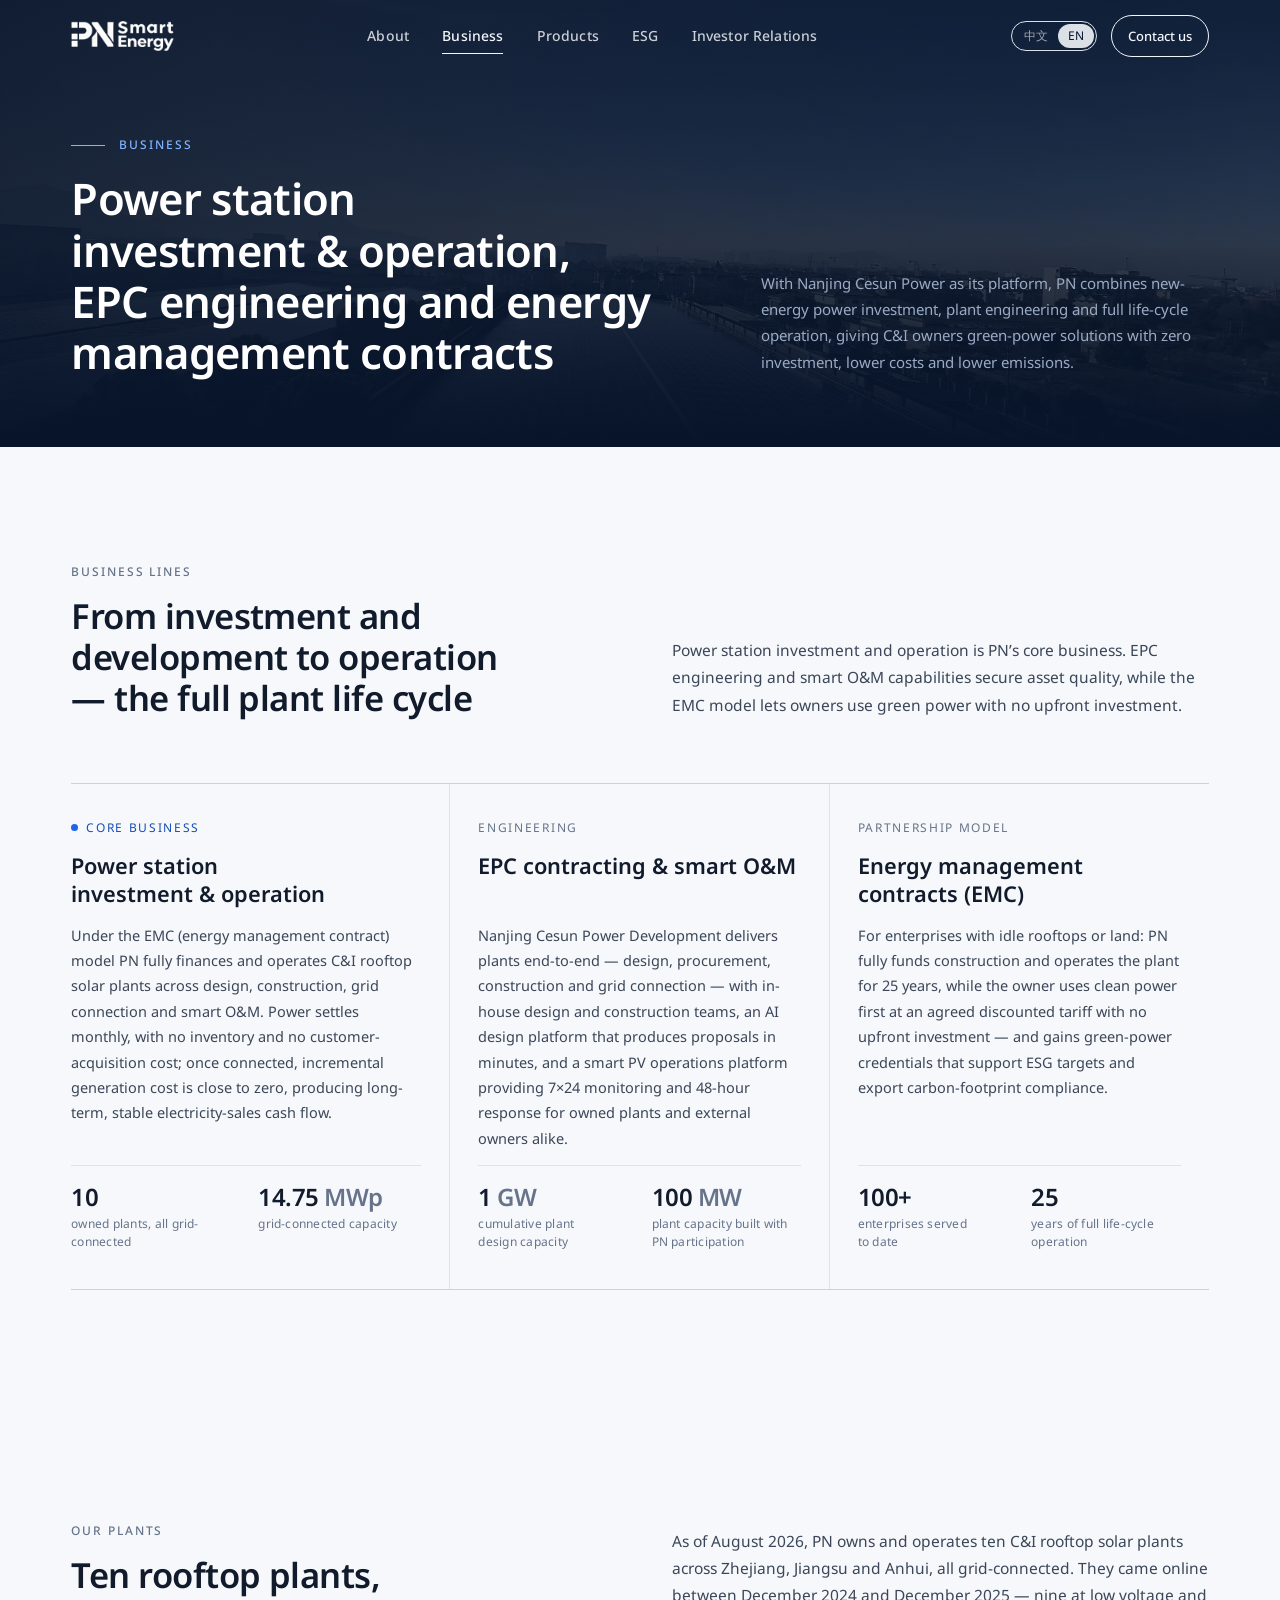
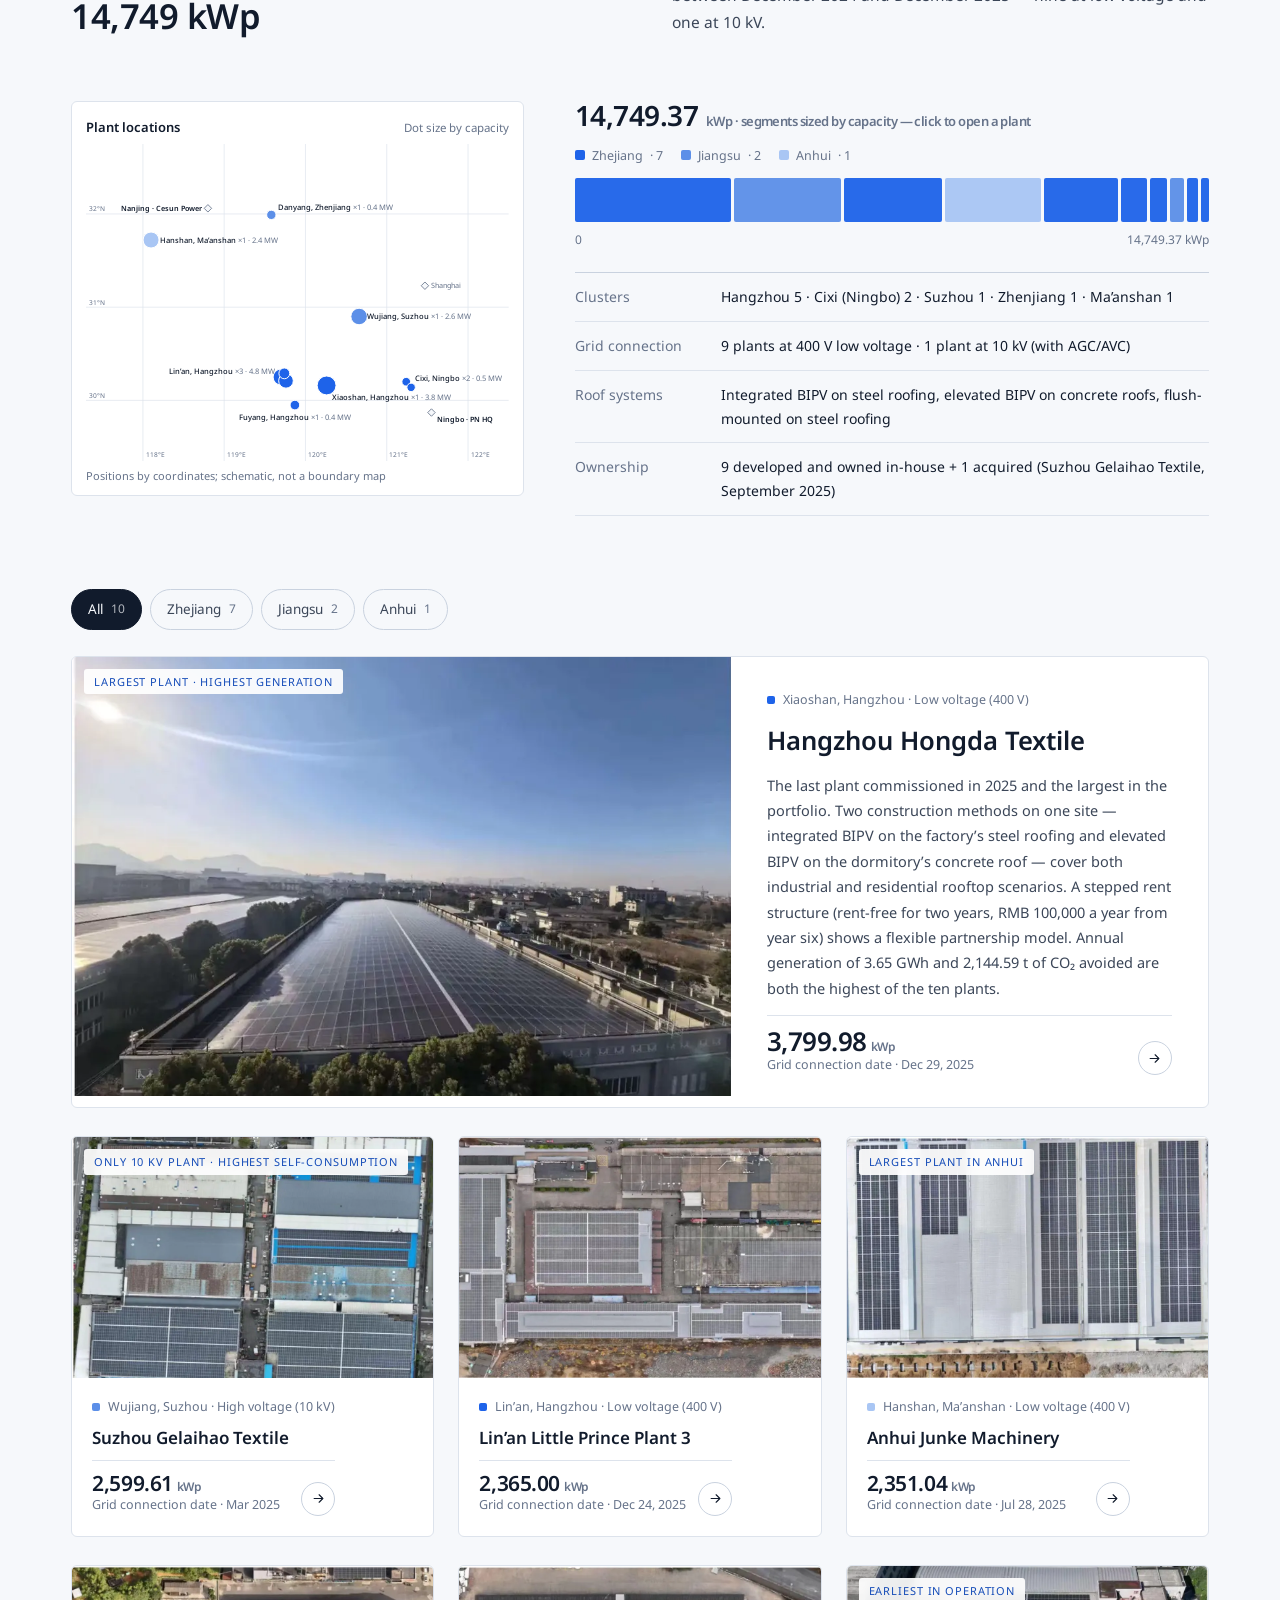
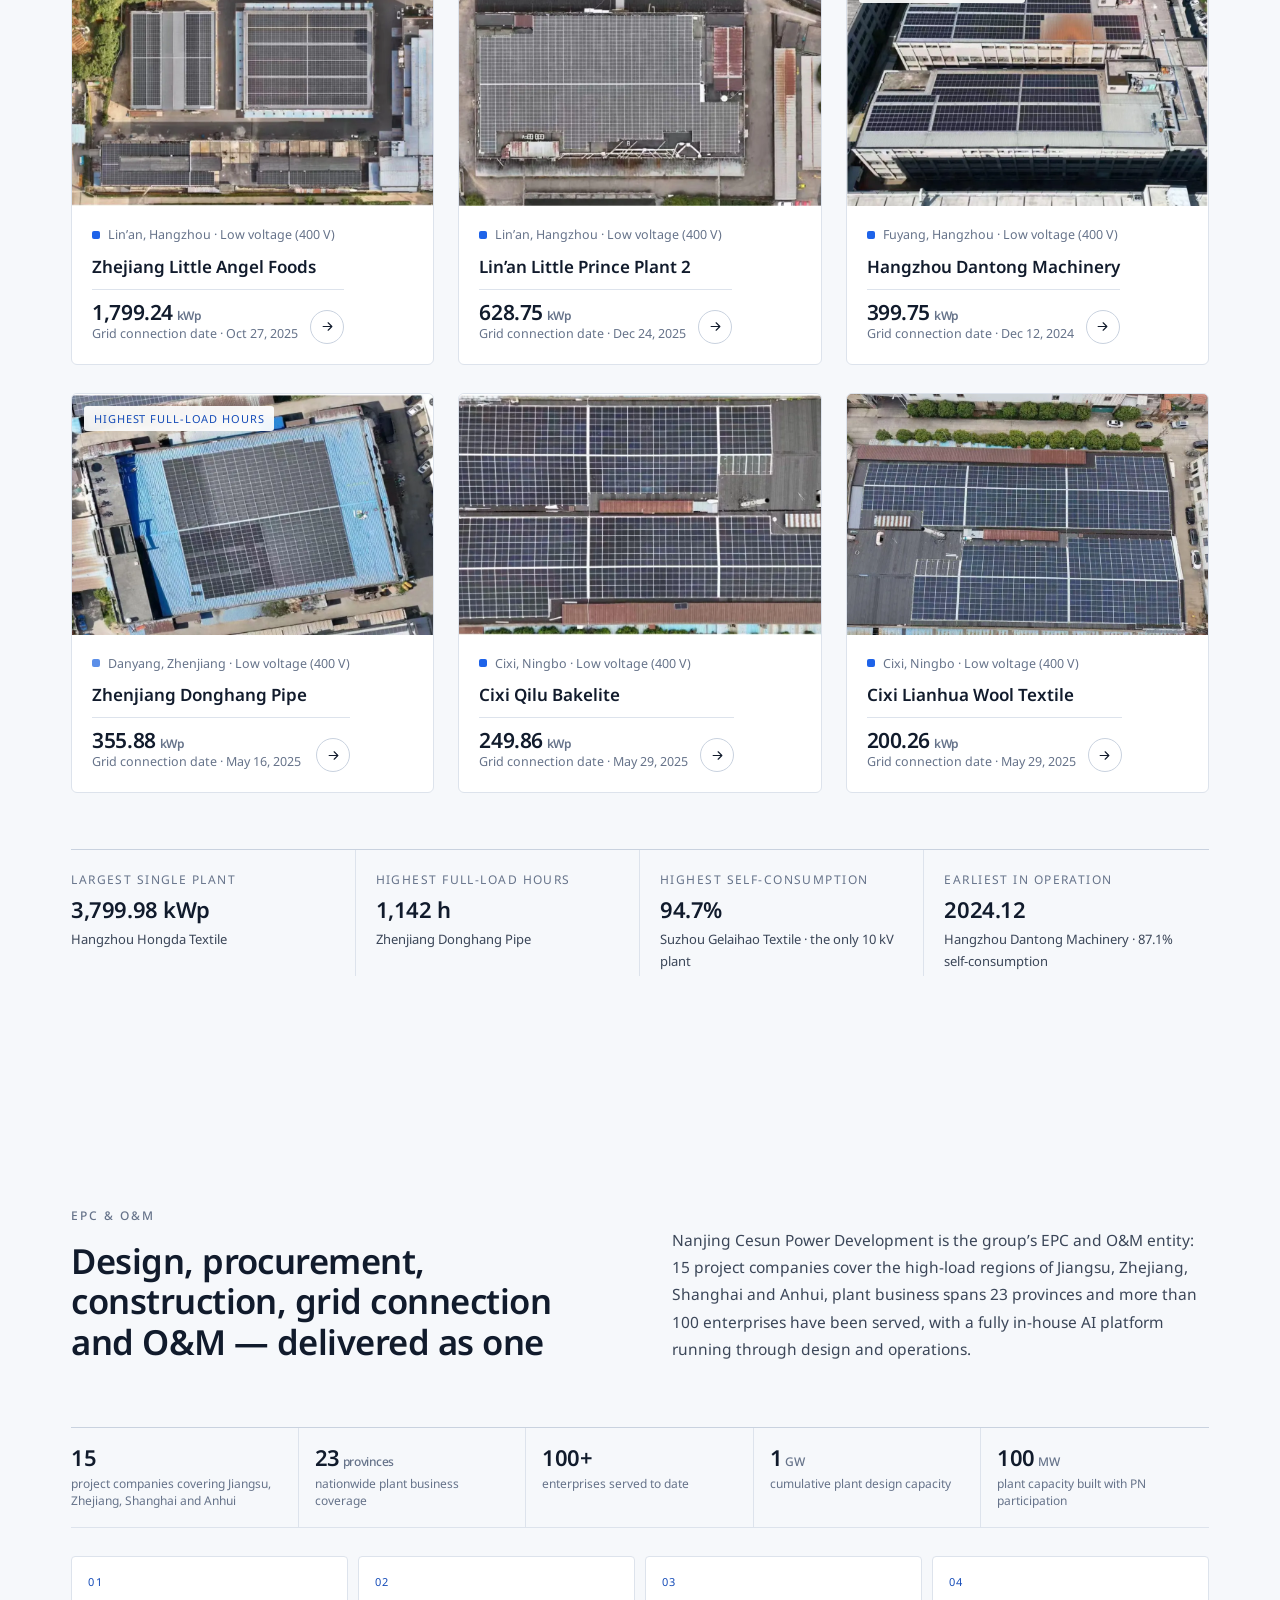
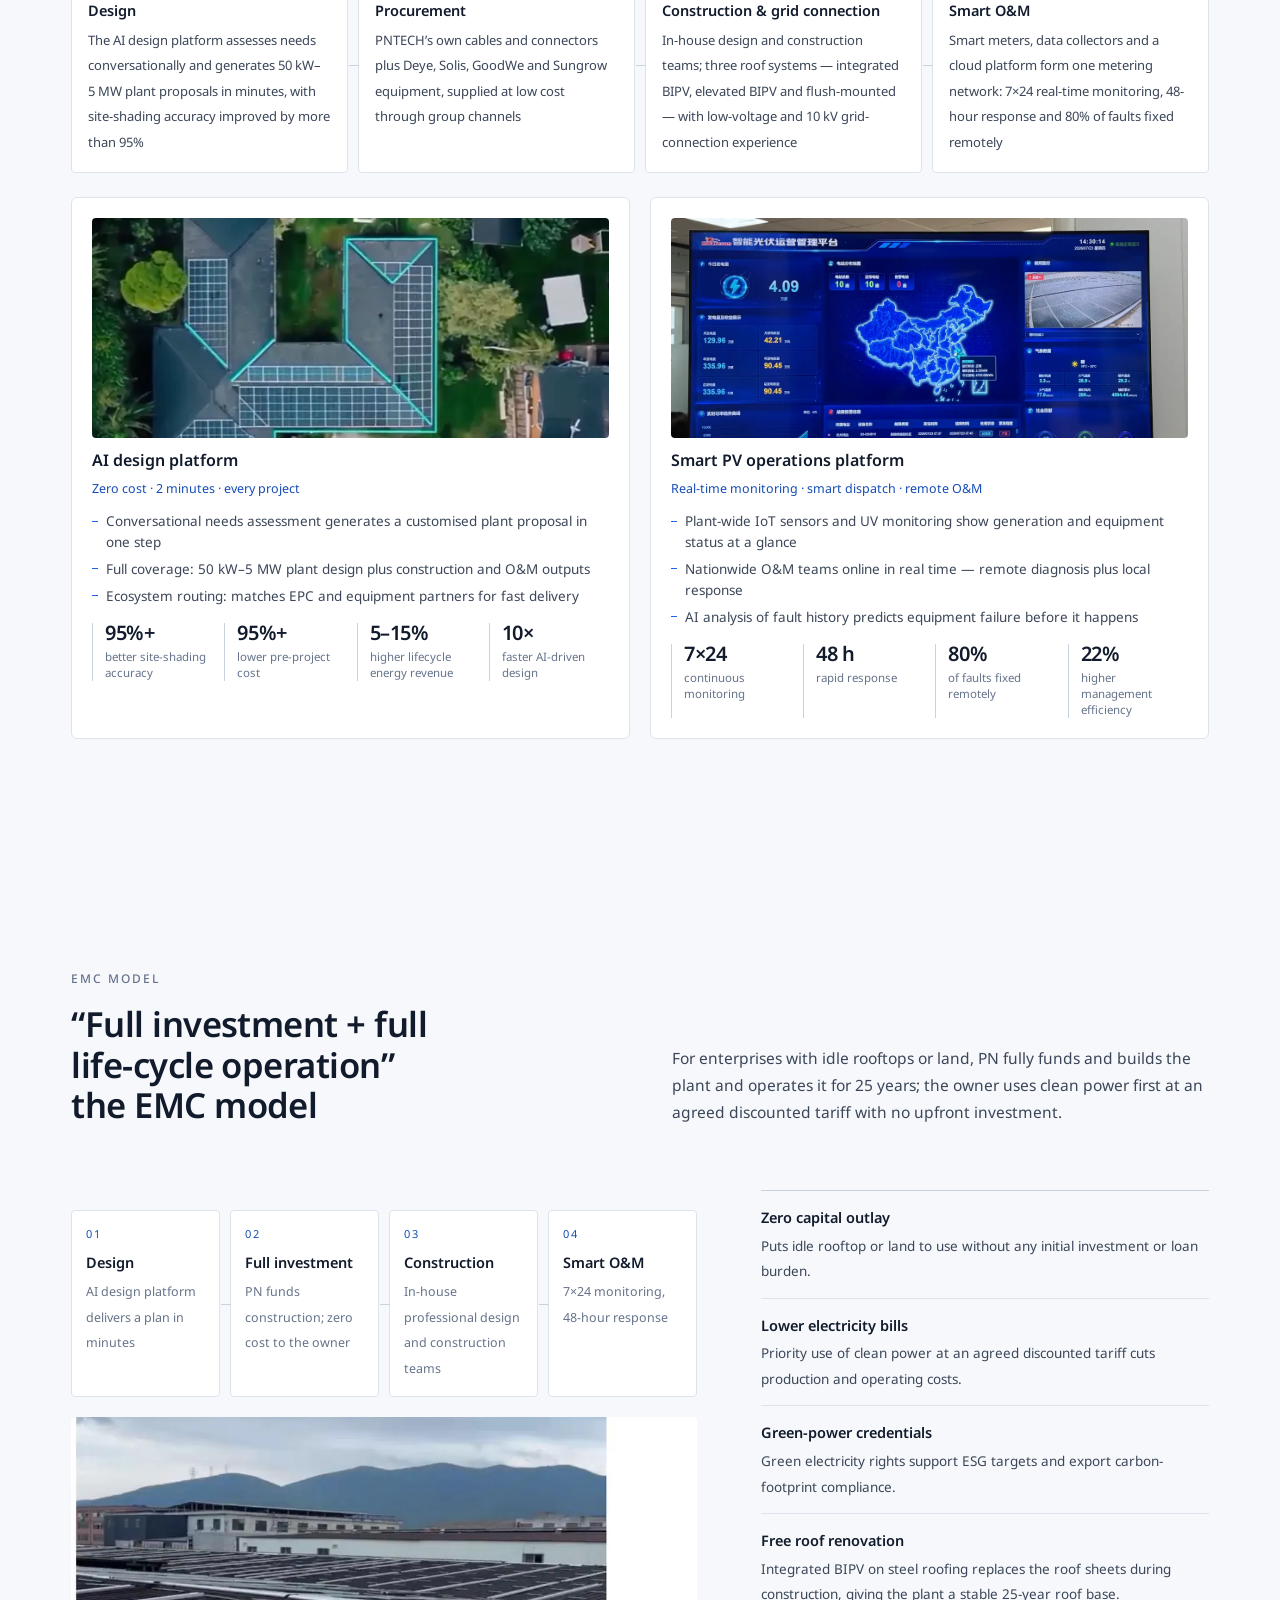
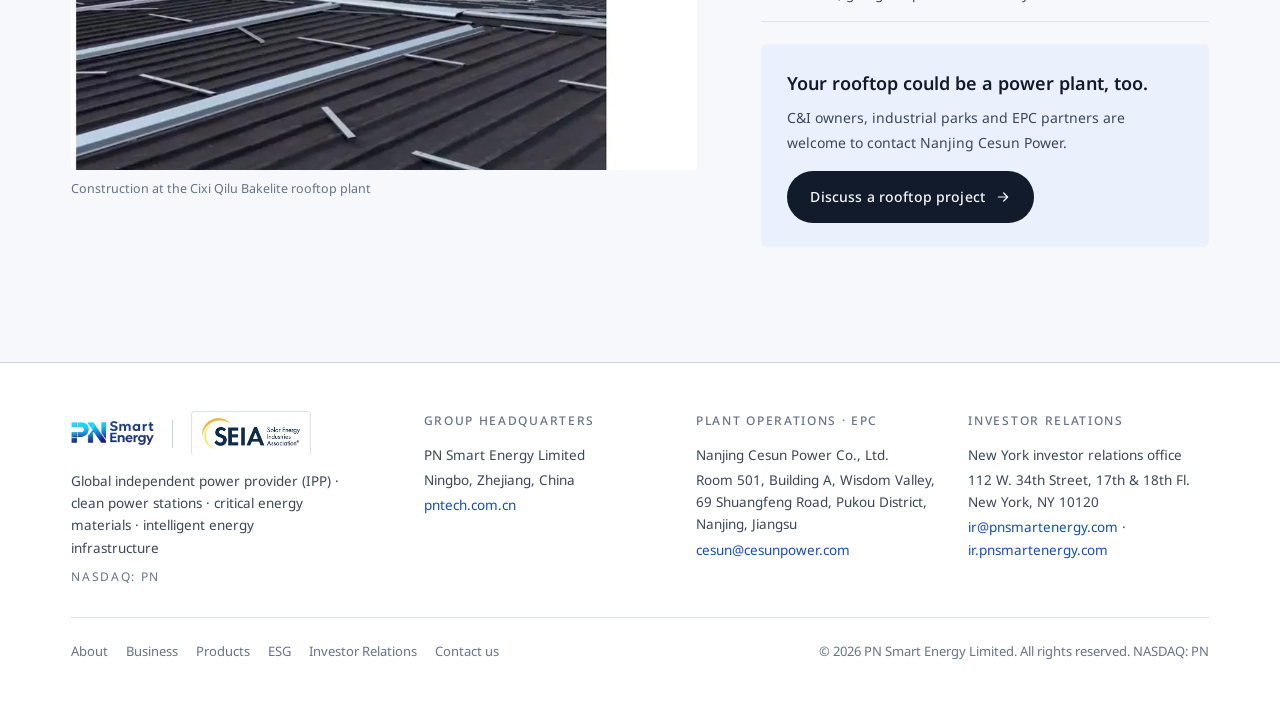
<file: business.html>
<!doctype html>
<html lang="zh-CN">
<head>
<meta charset="utf-8">
<meta name="viewport" content="width=device-width,initial-scale=1">
<title>业务 · 电站投资与 EPC | PN Smart Energy</title>
<meta name="description" content="电站投资与运营、EPC 工程与智慧运维、EMC 合同能源管理；10 座工商业屋顶分布式光伏电站案例。">
<meta name="keywords" content="PN Smart Energy, NASDAQ PN, 独立发电商, IPP, 分布式光伏, 工商业屋顶光伏, EPC, EMC, PNTECH, 光伏线缆, 光伏连接器, 储能系统, 光储系统, 熙盛电力, Cesun Power">
<meta name="robots" content="index,follow">
<meta name="theme-color" content="#07142A">
<link rel="canonical" href="https://wulei0716.github.io/pn-smart-energy-site/business.html">
<link rel="icon" type="image/png" sizes="64x64" href="assets/favicon.png">
<link rel="apple-touch-icon" sizes="180x180" href="assets/apple_icon.png">
<meta property="og:type" content="website">
<meta property="og:site_name" content="PN Smart Energy">
<meta property="og:title" content="业务 · 电站投资与 EPC | PN Smart Energy">
<meta property="og:description" content="电站投资与运营、EPC 工程与智慧运维、EMC 合同能源管理；10 座工商业屋顶分布式光伏电站案例。">
<meta property="og:url" content="https://wulei0716.github.io/pn-smart-energy-site/business.html">
<meta property="og:image" content="https://wulei0716.github.io/pn-smart-energy-site/assets/og.jpg">
<meta property="og:image:width" content="1200">
<meta property="og:image:height" content="630">
<meta property="og:locale" content="zh_CN">
<meta property="og:locale:alternate" content="en_US">
<meta name="twitter:card" content="summary_large_image">
<meta name="twitter:title" content="Business · Power Plants & EPC | PN Smart Energy">
<meta name="twitter:description" content="Power station investment and operation, EPC engineering and smart O&M, EMC energy management contracts, and ten C&I rooftop solar plant cases.">
<meta name="twitter:image" content="https://wulei0716.github.io/pn-smart-energy-site/assets/og.jpg">
<link rel="preload" as="image" href="assets/hero.webp">
<script type="application/ld+json">
{"@context":"https://schema.org","@type":"Organization","name":"PN Smart Energy Limited","alternateName":["PN Smart Energy","Skycorp Solar Group"],"url":"https://wulei0716.github.io/pn-smart-energy-site/","logo":"https://wulei0716.github.io/pn-smart-energy-site/assets/logo_blue.png","tickerSymbol":"NASDAQ:PN","foundingDate":"2011","description":"Global independent power provider (IPP) focused on the development of clean power stations, critical energy materials, and intelligent energy infrastructure; manufactures PV cables and connectors under the PNTECH brand.","sameAs":["https://ir.pnsmartenergy.com","https://www.pntech.com.cn","http://www.cesunpower.com"],"memberOf":{"@type":"Organization","name":"Solar Energy Industries Association","url":"https://seia.org"},"address":[{"@type":"PostalAddress","addressLocality":"Ningbo","addressRegion":"Zhejiang","addressCountry":"CN"},{"@type":"PostalAddress","streetAddress":"112 W. 34th Street, 17th and 18th Floors","addressLocality":"New York","addressRegion":"NY","postalCode":"10120","addressCountry":"US"}],"contactPoint":[{"@type":"ContactPoint","contactType":"investor relations","email":"ir@pnsmartenergy.com","telephone":"+1-574-575-7170"}]}
</script>
<link rel="preconnect" href="https://fonts.googleapis.com">
<link rel="preconnect" href="https://fonts.gstatic.com" crossorigin>
<link rel="stylesheet" href="https://fonts.googleapis.com/css2?family=Noto+Sans:wght@400;500;600;700&display=swap">
<link rel="stylesheet" href="assets/site.css?v=56a2f425">

</head>
<body data-page="business">
<div id="site" data-lang="zh">
<!-- ============ NAV (shared) ============ -->
<header class="nav" id="nav">
  <div class="wrap">
    <a class="brand" href="index.html" aria-label="PN Smart Energy">
      <img class="logo-light" src="assets/logo_white.png" alt="PN Smart Energy" width="520" height="152">
      <img class="logo-dark" src="assets/logo_blue.png" alt="PN Smart Energy" width="520" height="151">
    </a>
    <nav class="nav-links" id="navLinks" aria-label="Primary">
      <a href="about.html" data-page="about" data-i18n="nav.about">关于我们</a>
      <a href="business.html" data-page="business" data-i18n="nav.business">业务</a>
      <a href="product.html" data-page="product" data-i18n="nav.product">产品</a>
      <a href="esg.html" data-page="esg" data-i18n="nav.esg">ESG</a>
      <a href="investors.html" data-page="investors" data-i18n="nav.ir">投资者关系</a>
    </nav>
    <div class="nav-right">
      <div class="lang" role="group" aria-label="Language / 语言">
        <button type="button" data-set-lang="zh" aria-pressed="true"><span>中文</span></button>
        <button type="button" data-set-lang="en" aria-pressed="false"><span>EN</span></button>
      </div>
      <a class="nav-cta" href="about.html#contact" data-i18n="nav.contact">联系我们</a>
      <button class="menu-btn" id="menuBtn" type="button" aria-label="Menu" aria-expanded="false">
        <svg viewBox="0 0 24 24" fill="none" stroke="currentColor" stroke-width="1.6" stroke-linecap="round"><path d="M4 7h16M4 12h16M4 17h16"/></svg>
      </button>
    </div>
  </div>
</header>

<main data-page="business">

<section class="phead">
  <div class="hero-bg" aria-hidden="true" style="background-image:url('assets/hero.webp')"></div>
  <div class="hero-shade" aria-hidden="true"></div>
  <div class="wrap">
    <div><p class="eyebrow" data-i18n="bz.eyebrow">业务</p><h1 class="display" data-i18n="bz.title">电站投资运营、<br>EPC 工程与合同能源管理</h1></div>
    <p class="lede" data-i18n="bz.lede">以南京熙盛电力为平台，PN 集新能源电力投资、电站工程建设与全周期运营于一体，为工商业业主提供“零投入、降成本、减碳排”的绿色电力解决方案。</p>
  </div>
</section>

<!-- ============ OVERVIEW ============ -->
<section class="section" id="overview">
  <div class="wrap">
    <div class="section-head">
      <div><p class="eyebrow" data-i18n="bz.ov.eyebrow">业务板块</p><h2 class="display" data-i18n="bz.ov.title">从投资开发到运营，覆盖电站全生命周期</h2></div>
      <p class="lede" data-i18n="bz.ov.lede">电站投资与运营是 PN 的核心业务；EPC 工程与智慧运维能力保障资产质量，EMC 合同能源管理模式让业主零投入即可使用绿色电力。</p>
    </div>
    <div class="biz">
      <article>
        <span class="tag core" data-i18n="biz1.tag">核心业务</span>
        <h3 data-i18n="biz1.title">电站投资与运营</h3>
        <p data-i18n="biz1.p">以 EMC 合同能源管理模式全额投资、全周期运营工商业屋顶分布式光伏电站，覆盖方案设计、建设、并网与智慧运维。电力按月结算，无库存、无获客成本；并网后边际发电成本趋近于零，形成长期稳定的售电现金流。</p>
        <div class="stat"><div><b class="num">10</b><span data-i18n="biz1.s1">座自持电站，全部并网</span></div><div><b class="num">14.75<span> MWp</span></b><span data-i18n="bz.b1.s2">并网装机容量</span></div></div>
      </article>
      <article>
        <span class="tag" data-i18n="bz.b2.tag">工程建设</span>
        <h3 data-i18n="bz.b2.title">EPC 工程总包与智慧运维</h3>
        <p data-i18n="bz.b2.p">南京熙盛电力开发承担电站设计、采购、施工与并网的一体化交付：自有专业设计与施工团队，AI 智能设计平台分钟级出具方案，智能光伏运营管理平台提供 7×24 监控与 48 小时响应，服务自持电站与外部业主。</p>
        <div class="stat"><div><b class="num">1<span> GW</span></b><span data-i18n="cs4.k">累计电站设计容量</span></div><div><b class="num">100<span> MW</span></b><span data-i18n="cs5.k">参与建设的电站规模</span></div></div>
      </article>
      <article>
        <span class="tag" data-i18n="bz.b3.tag">合作模式</span>
        <h3 data-i18n="bz.b3.title">EMC 合同能源管理</h3>
        <p data-i18n="bz.b3.p">面向拥有闲置屋顶或场地的工商业企业：PN 全额投资建设并负责 25&nbsp;年运营，业主按约定折扣电价优先使用清洁电力，无需任何初始投入，同时获得绿色电力权益，助力 ESG 达标与出口碳足迹合规。</p>
        <div class="stat"><div><b class="num">100+</b><span data-i18n="biz1.s2">累计服务企业</span></div><div><b class="num">25<span></span></b><span data-i18n="bz.b3.s2">年全周期运营</span></div></div>
      </article>
    </div>
  </div>
</section>

<!-- ============ PLANTS ============ -->
<section class="section band" id="plants">
  <div class="wrap">
    <div class="section-head">
      <div><p class="eyebrow" data-i18n="pj.eyebrow">电站项目</p><h2 class="display" data-i18n="pj.title">十座屋顶电站，<br>14,749&nbsp;kWp</h2></div>
      <p class="lede" data-i18n="pj.lede">截至 2026&nbsp;年 8&nbsp;月，PN 在浙江、江苏、安徽三省自持运营 10&nbsp;座工商业屋顶分布式光伏电站，全部并网发电；2024&nbsp;年 12&nbsp;月至 2025&nbsp;年 12&nbsp;月陆续投运，其中低压并网 9&nbsp;座、10kV 高压并网 1&nbsp;座。</p>
    </div>

    <div class="pj-overview">
      <div class="map" id="map" aria-label="Plant location map"></div>
      <div class="ledger" aria-label="Capacity ledger">
        <div class="ledger-top">
          <div class="total num">14,749.37<small>kWp · <span data-i18n="pj.ledger.note">按装机容量比例排列，点击查看电站</span></small></div>
          <div class="legend"><span><i style="background:var(--zj)"></i><span data-i18n="prov.zj">浙江</span> · 7</span><span><i style="background:var(--js)"></i><span data-i18n="prov.js">江苏</span> · 2</span><span><i style="background:var(--ah)"></i><span data-i18n="prov.ah">安徽</span> · 1</span></div>
        </div>
        <div class="bar" id="bar"></div>
        <div class="bar-axis num"><span>0</span><span>14,749.37&nbsp;kWp</span></div>
        <dl class="facts" style="margin-top:22px">
          <div><dt data-i18n="ov1.k">区域集群</dt><dd data-i18n="ov1.v">杭州 5&nbsp;座 · 宁波慈溪 2&nbsp;座 · 苏州 1&nbsp;座 · 镇江 1&nbsp;座 · 马鞍山 1&nbsp;座</dd></div>
          <div><dt data-i18n="ov2.k">并网方式</dt><dd data-i18n="ov2.v">低压 400V 并网 9&nbsp;座 · 10kV 高压并网 1&nbsp;座（配置 AGC/AVC）</dd></div>
          <div><dt data-i18n="ov3.k">屋顶工艺</dt><dd data-i18n="ov3.v">彩钢瓦 BIPV、水泥屋面架高 BIPV、彩钢瓦随坡铺设三种工艺</dd></div>
          <div><dt data-i18n="ov4.k">持有模式</dt><dd data-i18n="ov4.v">9&nbsp;座自主开发自持 + 1&nbsp;座股权收购（苏州格来好纺织，2025&nbsp;年 9&nbsp;月）</dd></div>
        </dl>
      </div>
    </div>

    <div class="filters" id="filters" role="group" aria-label="Filter by province">
      <button class="chip" type="button" data-filter="all" aria-pressed="true"><span data-i18n="filter.all">全部</span><span class="c">10</span></button>
      <button class="chip" type="button" data-filter="zj" aria-pressed="false"><span data-i18n="prov.zj">浙江</span><span class="c">7</span></button>
      <button class="chip" type="button" data-filter="js" aria-pressed="false"><span data-i18n="prov.js">江苏</span><span class="c">2</span></button>
      <button class="chip" type="button" data-filter="ah" aria-pressed="false"><span data-i18n="prov.ah">安徽</span><span class="c">1</span></button>
    </div>

    <div class="grid" id="grid"></div>

    <div class="records">
      <div><div class="k" data-i18n="rec1.k">最大单站装机</div><div class="v num">3,799.98&nbsp;kWp</div><div class="n" data-i18n="rec1.n">杭州鸿达纺织</div></div>
      <div><div class="k" data-i18n="rec2.k">最高等效利用小时</div><div class="v num">1,142&nbsp;h</div><div class="n" data-i18n="rec2.n">镇江东航制管</div></div>
      <div><div class="k" data-i18n="rec3.k">最高就地消纳率</div><div class="v num">94.7%</div><div class="n" data-i18n="rec3.n">苏州格来好纺织 · 唯一 10kV 高压并网</div></div>
      <div><div class="k" data-i18n="rec4.k">最早投运</div><div class="v num">2024.12</div><div class="n" data-i18n="rec4.n">杭州丹通机械 · 就地消纳率 87.1%</div></div>
    </div>
  </div>
</section>

<!-- ============ EPC ============ -->
<section class="section" id="epc">
  <div class="wrap">
    <div class="section-head">
      <div><p class="eyebrow" data-i18n="bz.ep.eyebrow">EPC 工程与运维</p><h2 class="display" data-i18n="bz.ep.title">设计、采购、施工、并网、运维，一体化交付</h2></div>
      <p class="lede" data-i18n="bz.ep.lede">南京熙盛电力开发是集团的 EPC 与运维主体：15&nbsp;家项目公司覆盖江、浙、沪、皖高负荷区域，电站业务覆盖 23&nbsp;个省份，累计服务企业 100&nbsp;余家，并以全栈自研 AI 平台贯穿电站设计与运维。</p>
    </div>
    <div class="capstrip top">
      <div><div class="v num">15<small data-i18n="cs1.u">家</small></div><div class="k" data-i18n="cs1.k">项目公司，覆盖江、浙、沪、皖高负荷区域</div></div>
      <div><div class="v num">23<small data-i18n="cs2.u">省</small></div><div class="k" data-i18n="cs2.k">电站业务全国覆盖</div></div>
      <div><div class="v num">100+<small data-i18n="cs3.u">家</small></div><div class="k" data-i18n="cs3.k">累计服务企业</div></div>
      <div><div class="v num">1<small>GW</small></div><div class="k" data-i18n="cs4.k">累计电站设计容量</div></div>
      <div><div class="v num">100<small>MW</small></div><div class="k" data-i18n="cs5.k">参与建设的电站规模</div></div>
    </div>
    <div class="steps four">
      <div><div class="n">01</div><b data-i18n="ep1.t">方案设计</b><span data-i18n="ep1.p">AI 智能设计平台对话式评估需求，50 kW–5&nbsp;MW 电站方案分钟级生成，站点阴影分析准确性提升 95% 以上</span></div>
      <div><div class="n">02</div><b data-i18n="ep2.t">设备采购</b><span data-i18n="ep2.p">PNTECH 自产线缆与连接器 + 德业、锦浪、固德威、阳光电源等一线品牌设备，集团渠道低成本供应</span></div>
      <div><div class="n">03</div><b data-i18n="ep3.t">工程建设与并网</b><span data-i18n="ep3.p">自有专业设计与施工团队，彩钢瓦 BIPV、架高 BIPV、随坡铺设三种屋面工艺，低压与 10kV 高压并网经验</span></div>
      <div><div class="n">04</div><b data-i18n="ep4.t">智慧运维</b><span data-i18n="ep4.p">智能电表、数据采集器与智慧云平台一体化计量网络，7×24 实时监控，48 小时极速响应，80% 故障远程修复</span></div>
    </div>
    <div class="platform">
      <div class="pcard"><div class="img photo"><img src="assets/ai_design.webp" loading="lazy" decoding="async" alt=""></div><h4 data-i18n="ai1.t">AI 智能设计平台</h4><div class="sub" data-i18n="ai1.s">零成本 · 2 分钟 · 全项目普及</div><ul><li data-i18n="ai1.1">智能交互：对话式需求评估，一键生成定制化电站方案</li><li data-i18n="ai1.2">全场景覆盖：50 kW–5&nbsp;MW 电站设计及施工运维一站式输出</li><li data-i18n="ai1.3">生态导流：精准匹配 EPC 及设备合作伙伴，快速落地</li></ul><div class="metrics"><div><div class="v num">95%+</div><div class="k" data-i18n="ai1.m1">站点阴影分析准确性提升</div></div><div><div class="v num">95%+</div><div class="k" data-i18n="ai1.m2">项目前期成本下降</div></div><div><div class="v num">5–15%</div><div class="k" data-i18n="ai1.m3">能源周期收入增加</div></div><div><div class="v num">10×</div><div class="k" data-i18n="ai1.m4">AI 驱动设计提速</div></div></div></div>
      <div class="pcard"><div class="img photo"><img src="assets/om_screen.webp" loading="lazy" decoding="async" alt=""></div><h4 data-i18n="ai2.t">智能光伏运营管理平台</h4><div class="sub" data-i18n="ai2.s">实时监控 · 智能调度 · 远程运维</div><ul><li data-i18n="ai2.1">整站部署 IoT 传感器及紫外线监测，发电量与设备状态一目了然</li><li data-i18n="ai2.2">全国专业运维团队实时在线，远程诊断 + 本地联动</li><li data-i18n="ai2.3">AI 分析历史故障数据，主动预测设备故障概率</li></ul><div class="metrics"><div><div class="v num">7×24</div><div class="k" data-i18n="ai2.m1">小时实时守护</div></div><div><div class="v num">48&nbsp;h</div><div class="k" data-i18n="ai2.m2">极速响应</div></div><div><div class="v num">80%</div><div class="k" data-i18n="ai2.m3">故障远程修复</div></div><div><div class="v num">22%</div><div class="k" data-i18n="ai2.m4">综合管理效能提升</div></div></div></div>
    </div>
  </div>
</section>

<!-- ============ EMC ============ -->
<section class="section band" id="emc">
  <div class="wrap">
    <div class="section-head">
      <div><p class="eyebrow" data-i18n="bz.em.eyebrow">EMC 合作模式</p><h2 class="display" data-i18n="emc.title">“全额投资 + 全周期运营”<br>EMC 合作模式</h2></div>
      <p class="lede" data-i18n="emc.p">面向拥有闲置屋顶或场地的工商业企业，PN 全额投资建设电站并负责 25&nbsp;年运营，业主按约定折扣电价优先使用清洁电力，无需任何初始投入。</p>
    </div>
    <div class="emc">
      <div>
        <div class="steps">
          <div><div class="n">01</div><b data-i18n="st1.t">方案设计</b><span data-i18n="st1.p">AI 设计平台分钟级出具方案</span></div>
          <div><div class="n">02</div><b data-i18n="st2.t">全额投资</b><span data-i18n="st2.p">PN 出资建设，业主零投入</span></div>
          <div><div class="n">03</div><b data-i18n="st3.t">工程建设</b><span data-i18n="st3.p">自有专业设计与施工团队</span></div>
          <div><div class="n">04</div><b data-i18n="st4.t">智慧运维</b><span data-i18n="st4.p">7×24 监控，48 小时响应</span></div>
        </div>
        <figure class="emc-photo"><img src="assets/p06_b.webp" loading="lazy" decoding="async" alt="" width="900" height="599"><figcaption data-i18n="bz.em.cap">慈溪奇路胶木屋顶电站施工现场</figcaption></figure>
      </div>
      <div>
        <div class="benefits">
          <div><b data-i18n="bf1.t">零资金投入</b><span data-i18n="bf1.p">利用闲置屋顶或场地资源，无需初始投资或贷款压力。</span></div>
          <div><b data-i18n="bf2.t">直接降低电费</b><span data-i18n="bf2.p">按约定折扣电价优先使用清洁能源，显著降低生产运营成本。</span></div>
          <div><b data-i18n="bf3.t">绿色减碳赋能</b><span data-i18n="bf3.p">获取绿色电力权益，助力企业 ESG 达标与出口碳足迹合规。</span></div>
          <div><b data-i18n="bf4.t">免费屋面翻新</b><span data-i18n="bf4.p">彩钢瓦 BIPV 一体化铺设，施工同期为业主更换屋面，电站获得 25&nbsp;年稳定屋面基础。</span></div>
        </div>
        <div class="contact-cta compact">
          <div><h3 data-i18n="cta.t">您的屋顶，也可以成为一座电站。</h3><p data-i18n="bz.em.cta">欢迎工商业业主、园区与 EPC 合作伙伴联系南京熙盛电力洽谈合作。</p></div>
          <a class="btn" href="mailto:cesun@cesunpower.com"><span data-i18n="cta.b">洽谈屋顶合作</span><svg viewBox="0 0 24 24" fill="none" stroke="currentColor" stroke-width="1.8" stroke-linecap="round" stroke-linejoin="round"><path d="M5 12h14M13 6l6 6-6 6"/></svg></a>
        </div>
      </div>
    </div>
  </div>
</section>

</main>

<!-- ============ FOOTER (shared) ============ -->
<footer id="footer">
  <div class="wrap">
    <div class="foot-grid">
      <div class="foot-brand">
        <div class="foot-logos">
          <a class="brand" href="index.html" aria-label="PN Smart Energy"><img class="logo-dark" src="assets/logo_blue.png" alt="" width="520" height="151"><img class="logo-light" src="assets/logo_white.png" alt="" width="520" height="152"></a>
          <i class="sep" aria-hidden="true"></i>
          <a class="logo-plate" href="https://seia.org" target="_blank" rel="noopener" aria-label="Member of the Solar Energy Industries Association"><img src="assets/seia_logo.webp" alt="SEIA" width="774" height="242" loading="lazy" decoding="async"></a>
        </div>
        <p data-i18n="ft.tag">全球独立发电商（IPP）· 清洁电站开发 · 关键能源材料 · 智能能源基础设施</p>
        <p class="tick">NASDAQ: PN</p>
      </div>
      <div>
        <h4 data-i18n="ft.hq">集团总部</h4>
        <p>PN Smart Energy Limited</p>
        <p data-i18n="ft.hq.p">中国浙江省宁波市</p>
        <p><a href="https://www.pntech.com.cn" target="_blank" rel="noopener">pntech.com.cn</a></p>
      </div>
      <div>
        <h4 data-i18n="ft.ops">电站运营 · EPC</h4>
        <p data-i18n="ft.ops.n">南京熙盛电力股份有限公司</p>
        <p data-i18n="ft.ops.p">江苏省南京市浦口区桥林街道双峰路 69 号智慧谷 A 栋 501</p>
        <p><a href="mailto:cesun@cesunpower.com">cesun@cesunpower.com</a></p>
      </div>
      <div>
        <h4 data-i18n="ft.ir">投资者关系</h4>
        <p data-i18n="ft.ir.p">纽约投资者关系办公室</p>
        <p>112 W. 34th Street, 17th &amp; 18th Fl.<br>New York, NY 10120</p>
        <p><a href="mailto:ir@pnsmartenergy.com">ir@pnsmartenergy.com</a> · <a href="https://ir.pnsmartenergy.com" target="_blank" rel="noopener">ir.pnsmartenergy.com</a></p>
      </div>
    </div>
    <div class="foot-bottom">
      <nav aria-label="Footer">
        <a href="about.html" data-i18n="nav.about">关于我们</a>
        <a href="business.html" data-i18n="nav.business">业务</a>
        <a href="product.html" data-i18n="nav.product">产品</a>
        <a href="esg.html" data-i18n="nav.esg">ESG</a>
        <a href="investors.html" data-i18n="nav.ir">投资者关系</a>
        <a href="about.html#contact" data-i18n="nav.contact">联系我们</a>
      </nav>
      <p data-i18n="foot.copy">© 2026 PN Smart Energy Limited. 保留所有权利。NASDAQ: PN</p>
    </div>
  </div>
</footer>

<button type="button" class="totop" id="totop" aria-label="Back to top"><svg viewBox="0 0 24 24" fill="none" stroke="currentColor" stroke-width="1.8" stroke-linecap="round" stroke-linejoin="round"><path d="M12 19V5M6 11l6-6 6 6"/></svg></button>

<dialog class="pj" id="pjDialog" aria-labelledby="pjTitle">
  <div class="pj-scroll" id="pjContent"></div>
</dialog>

</div>
<script src="assets/site.js?v=56a2f425"></script>
</body>
</html>
</file>
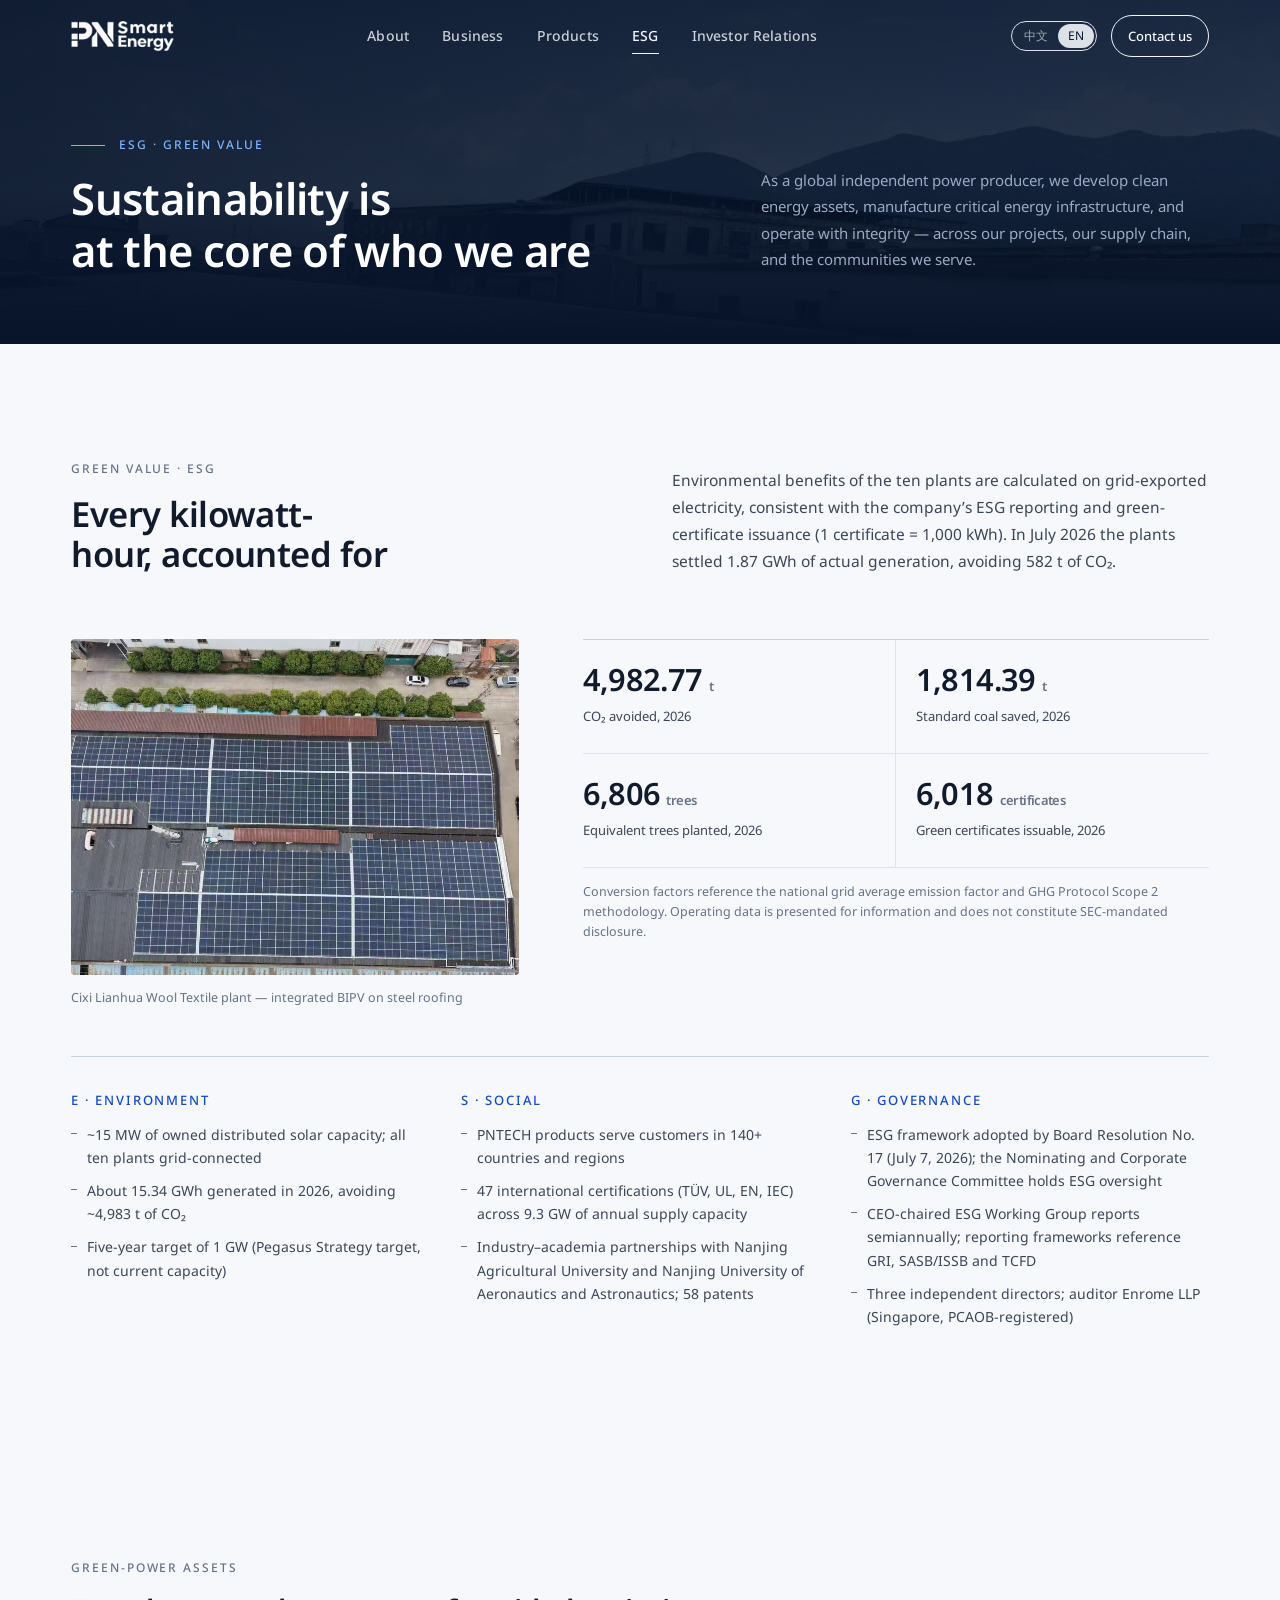
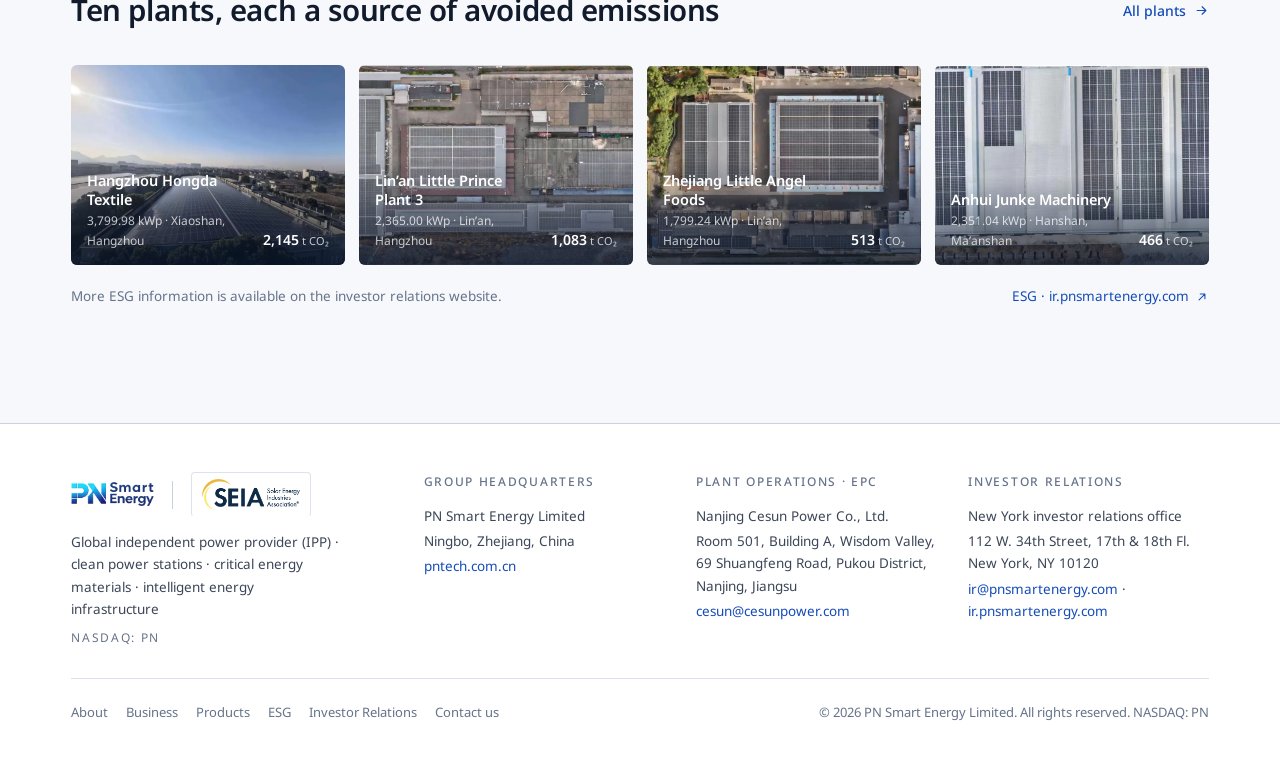
<file: esg.html>
<!doctype html>
<html lang="zh-CN">
<head>
<meta charset="utf-8">
<meta name="viewport" content="width=device-width,initial-scale=1">
<title>ESG | PN Smart Energy</title>
<meta name="description" content="PN Smart Energy 的绿色价值与 ESG：电站减排效益、可持续发展与治理框架。">
<meta name="keywords" content="PN Smart Energy, NASDAQ PN, 独立发电商, IPP, 分布式光伏, 工商业屋顶光伏, EPC, EMC, PNTECH, 光伏线缆, 光伏连接器, 储能系统, 光储系统, 熙盛电力, Cesun Power">
<meta name="robots" content="index,follow">
<meta name="theme-color" content="#07142A">
<link rel="canonical" href="https://wulei0716.github.io/pn-smart-energy-site/esg.html">
<link rel="icon" type="image/png" sizes="64x64" href="assets/favicon.png">
<link rel="apple-touch-icon" sizes="180x180" href="assets/apple_icon.png">
<meta property="og:type" content="website">
<meta property="og:site_name" content="PN Smart Energy">
<meta property="og:title" content="ESG | PN Smart Energy">
<meta property="og:description" content="PN Smart Energy 的绿色价值与 ESG：电站减排效益、可持续发展与治理框架。">
<meta property="og:url" content="https://wulei0716.github.io/pn-smart-energy-site/esg.html">
<meta property="og:image" content="https://wulei0716.github.io/pn-smart-energy-site/assets/og.jpg">
<meta property="og:image:width" content="1200">
<meta property="og:image:height" content="630">
<meta property="og:locale" content="zh_CN">
<meta property="og:locale:alternate" content="en_US">
<meta name="twitter:card" content="summary_large_image">
<meta name="twitter:title" content="ESG | PN Smart Energy">
<meta name="twitter:description" content="Green value and ESG at PN Smart Energy: avoided emissions from owned plants, sustainability and the governance framework.">
<meta name="twitter:image" content="https://wulei0716.github.io/pn-smart-energy-site/assets/og.jpg">
<link rel="preload" as="image" href="assets/esg.webp">
<script type="application/ld+json">
{"@context":"https://schema.org","@type":"Organization","name":"PN Smart Energy Limited","alternateName":["PN Smart Energy","Skycorp Solar Group"],"url":"https://wulei0716.github.io/pn-smart-energy-site/","logo":"https://wulei0716.github.io/pn-smart-energy-site/assets/logo_blue.png","tickerSymbol":"NASDAQ:PN","foundingDate":"2011","description":"Global independent power provider (IPP) focused on the development of clean power stations, critical energy materials, and intelligent energy infrastructure; manufactures PV cables and connectors under the PNTECH brand.","sameAs":["https://ir.pnsmartenergy.com","https://www.pntech.com.cn","http://www.cesunpower.com"],"memberOf":{"@type":"Organization","name":"Solar Energy Industries Association","url":"https://seia.org"},"address":[{"@type":"PostalAddress","addressLocality":"Ningbo","addressRegion":"Zhejiang","addressCountry":"CN"},{"@type":"PostalAddress","streetAddress":"112 W. 34th Street, 17th and 18th Floors","addressLocality":"New York","addressRegion":"NY","postalCode":"10120","addressCountry":"US"}],"contactPoint":[{"@type":"ContactPoint","contactType":"investor relations","email":"ir@pnsmartenergy.com","telephone":"+1-574-575-7170"}]}
</script>
<link rel="preconnect" href="https://fonts.googleapis.com">
<link rel="preconnect" href="https://fonts.gstatic.com" crossorigin>
<link rel="stylesheet" href="https://fonts.googleapis.com/css2?family=Noto+Sans:wght@400;500;600;700&display=swap">
<link rel="stylesheet" href="assets/site.css?v=56a2f425">

</head>
<body data-page="esg">
<div id="site" data-lang="zh">
<!-- ============ NAV (shared) ============ -->
<header class="nav" id="nav">
  <div class="wrap">
    <a class="brand" href="index.html" aria-label="PN Smart Energy">
      <img class="logo-light" src="assets/logo_white.png" alt="PN Smart Energy" width="520" height="152">
      <img class="logo-dark" src="assets/logo_blue.png" alt="PN Smart Energy" width="520" height="151">
    </a>
    <nav class="nav-links" id="navLinks" aria-label="Primary">
      <a href="about.html" data-page="about" data-i18n="nav.about">关于我们</a>
      <a href="business.html" data-page="business" data-i18n="nav.business">业务</a>
      <a href="product.html" data-page="product" data-i18n="nav.product">产品</a>
      <a href="esg.html" data-page="esg" data-i18n="nav.esg">ESG</a>
      <a href="investors.html" data-page="investors" data-i18n="nav.ir">投资者关系</a>
    </nav>
    <div class="nav-right">
      <div class="lang" role="group" aria-label="Language / 语言">
        <button type="button" data-set-lang="zh" aria-pressed="true"><span>中文</span></button>
        <button type="button" data-set-lang="en" aria-pressed="false"><span>EN</span></button>
      </div>
      <a class="nav-cta" href="about.html#contact" data-i18n="nav.contact">联系我们</a>
      <button class="menu-btn" id="menuBtn" type="button" aria-label="Menu" aria-expanded="false">
        <svg viewBox="0 0 24 24" fill="none" stroke="currentColor" stroke-width="1.6" stroke-linecap="round"><path d="M4 7h16M4 12h16M4 17h16"/></svg>
      </button>
    </div>
  </div>
</header>

<main data-page="esg">

<section class="phead">
  <div class="hero-bg" aria-hidden="true" style="background-image:url('assets/esg.webp')"></div>
  <div class="hero-shade" aria-hidden="true"></div>
  <div class="wrap">
    <div><p class="eyebrow" data-i18n="es.eyebrow">ESG · 绿色价值</p><h1 class="display" data-i18n="es.title">可持续发展，<br>是我们业务的核心</h1></div>
    <p class="lede" data-i18n="es.lede">作为全球独立发电商，我们开发清洁能源资产、制造关键能源基础设施，并在项目、供应链与所服务的社区中坚持诚信经营。</p>
  </div>
</section>

<section class="section" id="esg-main">
  <div class="wrap">
    <div class="section-head">
      <div><p class="eyebrow" data-i18n="esg.eyebrow">绿色价值 · ESG</p><h2 class="display" data-i18n="esg.title">每一度绿电，都可核算</h2></div>
      <p class="lede" data-i18n="esg.lede">10&nbsp;座电站的环境效益按“余电上网电量”核算，与公司 ESG 报送及绿证核发口径一致（1&nbsp;张绿证 = 1,000&nbsp;kWh）。2026&nbsp;年 7&nbsp;月，电站实际结算发电量 1.87&nbsp;GWh，减排 CO₂ 582&nbsp;吨。</p>
    </div>
    <div class="esg-grid">
      <div class="esg-photo">
        <figure>
          <img src="assets/p07.webp" loading="lazy" decoding="async" alt="" width="1000" height="666">
          <figcaption data-i18n="esg.cap">慈溪联华毛纺屋顶电站，彩钢瓦 BIPV 一体化铺设</figcaption>
        </figure>
      </div>
      <div>
        <div class="esg-stats">
          <div><div class="v num">4,982.77<small data-i18n="u.ton">吨</small></div><div class="k" data-i18n="esg.s1">2026&nbsp;年度 CO₂ 减排</div></div>
          <div><div class="v num">1,814.39<small data-i18n="u.ton">吨</small></div><div class="k" data-i18n="esg.s2">2026&nbsp;年度节约标准煤</div></div>
          <div><div class="v num">6,806<small data-i18n="u.tree">棵</small></div><div class="k" data-i18n="esg.s3">2026&nbsp;年度等效植树</div></div>
          <div><div class="v num">6,018<small data-i18n="u.cert">张</small></div><div class="k" data-i18n="esg.s4">2026&nbsp;年度可核发绿证</div></div>
        </div>
        <p class="esg-note" data-i18n="esg.note">换算参照国家电网平均排放因子与 GHG Protocol 范围二方法学。运营数据仅供参考，不构成 SEC 强制披露。</p>
      </div>
    </div>
    <div class="esg-cols">
      <div><h3 data-i18n="esg.e">E · 环境</h3><ul>
        <li data-i18n="esg.e1">约 15&nbsp;MW 自持分布式光伏运营装机，10&nbsp;座电站全部并网</li>
        <li data-i18n="esg.e2">2026&nbsp;年度发电约 1,534 万 kWh，减排 CO₂ 约 4,983&nbsp;吨</li>
        <li data-i18n="esg.e3">五年目标 1&nbsp;GW（天马战略目标，非当前装机）</li></ul></div>
      <div><h3 data-i18n="esg.s">S · 社会</h3><ul>
        <li data-i18n="esg.s1l">PNTECH 产品服务 140&nbsp;余个国家和地区的客户</li>
        <li data-i18n="esg.s2l">47&nbsp;项国际认证（TÜV、UL、EN、IEC），9.3&nbsp;GW 年供应能力</li>
        <li data-i18n="es.s3l">与南京农业大学、南京航空航天大学开展产学研合作，58&nbsp;项专利</li></ul></div>
      <div><h3 data-i18n="esg.g">G · 治理</h3><ul>
        <li data-i18n="esg.g1">董事会第 17 号决议（2026&nbsp;年 7&nbsp;月 7&nbsp;日）建立 ESG 治理框架，提名与公司治理委员会负责 ESG 监督</li>
        <li data-i18n="esg.g2">CEO 牵头的 ESG 工作组半年度汇报；报告框架参照 GRI、SASB/ISSB、TCFD</li>
        <li data-i18n="esg.g3">三位独立董事；审计师 Enrome LLP（新加坡，PCAOB 注册）</li></ul></div>
    </div>
  </div>
</section>

<section class="section band" id="esg-plants">
  <div class="wrap">
    <div class="section-head tight">
      <div><p class="eyebrow" data-i18n="es.pl.eyebrow">绿电资产</p><h2 class="display" data-i18n="es.pl.title">十座电站，每一座都是减碳的来源</h2></div>
      <a class="more" href="business.html#plants"><span data-i18n="h.cs.more">查看全部电站</span><svg viewBox="0 0 24 24" fill="none" stroke="currentColor" stroke-width="1.8" stroke-linecap="round" stroke-linejoin="round"><path d="M5 12h14M13 6l6 6-6 6"/></svg></a>
    </div>
    <div class="showcase compact" id="esgPlants"></div>
    <div class="news-more"><span data-i18n="es.more.note">更多 ESG 信息请见投资者关系网站。</span><a href="https://ir.pnsmartenergy.com/Esg.html" target="_blank" rel="noopener"><span data-i18n="es.more.link">ESG · ir.pnsmartenergy.com</span><svg viewBox="0 0 24 24" fill="none" stroke="currentColor" stroke-width="1.8" stroke-linecap="round" stroke-linejoin="round"><path d="M7 17L17 7M9 7h8v8"/></svg></a></div>
  </div>
</section>

</main>

<!-- ============ FOOTER (shared) ============ -->
<footer id="footer">
  <div class="wrap">
    <div class="foot-grid">
      <div class="foot-brand">
        <div class="foot-logos">
          <a class="brand" href="index.html" aria-label="PN Smart Energy"><img class="logo-dark" src="assets/logo_blue.png" alt="" width="520" height="151"><img class="logo-light" src="assets/logo_white.png" alt="" width="520" height="152"></a>
          <i class="sep" aria-hidden="true"></i>
          <a class="logo-plate" href="https://seia.org" target="_blank" rel="noopener" aria-label="Member of the Solar Energy Industries Association"><img src="assets/seia_logo.webp" alt="SEIA" width="774" height="242" loading="lazy" decoding="async"></a>
        </div>
        <p data-i18n="ft.tag">全球独立发电商（IPP）· 清洁电站开发 · 关键能源材料 · 智能能源基础设施</p>
        <p class="tick">NASDAQ: PN</p>
      </div>
      <div>
        <h4 data-i18n="ft.hq">集团总部</h4>
        <p>PN Smart Energy Limited</p>
        <p data-i18n="ft.hq.p">中国浙江省宁波市</p>
        <p><a href="https://www.pntech.com.cn" target="_blank" rel="noopener">pntech.com.cn</a></p>
      </div>
      <div>
        <h4 data-i18n="ft.ops">电站运营 · EPC</h4>
        <p data-i18n="ft.ops.n">南京熙盛电力股份有限公司</p>
        <p data-i18n="ft.ops.p">江苏省南京市浦口区桥林街道双峰路 69 号智慧谷 A 栋 501</p>
        <p><a href="mailto:cesun@cesunpower.com">cesun@cesunpower.com</a></p>
      </div>
      <div>
        <h4 data-i18n="ft.ir">投资者关系</h4>
        <p data-i18n="ft.ir.p">纽约投资者关系办公室</p>
        <p>112 W. 34th Street, 17th &amp; 18th Fl.<br>New York, NY 10120</p>
        <p><a href="mailto:ir@pnsmartenergy.com">ir@pnsmartenergy.com</a> · <a href="https://ir.pnsmartenergy.com" target="_blank" rel="noopener">ir.pnsmartenergy.com</a></p>
      </div>
    </div>
    <div class="foot-bottom">
      <nav aria-label="Footer">
        <a href="about.html" data-i18n="nav.about">关于我们</a>
        <a href="business.html" data-i18n="nav.business">业务</a>
        <a href="product.html" data-i18n="nav.product">产品</a>
        <a href="esg.html" data-i18n="nav.esg">ESG</a>
        <a href="investors.html" data-i18n="nav.ir">投资者关系</a>
        <a href="about.html#contact" data-i18n="nav.contact">联系我们</a>
      </nav>
      <p data-i18n="foot.copy">© 2026 PN Smart Energy Limited. 保留所有权利。NASDAQ: PN</p>
    </div>
  </div>
</footer>

<button type="button" class="totop" id="totop" aria-label="Back to top"><svg viewBox="0 0 24 24" fill="none" stroke="currentColor" stroke-width="1.8" stroke-linecap="round" stroke-linejoin="round"><path d="M12 19V5M6 11l6-6 6 6"/></svg></button>

<dialog class="pj" id="pjDialog" aria-labelledby="pjTitle">
  <div class="pj-scroll" id="pjContent"></div>
</dialog>

</div>
<script src="assets/site.js?v=56a2f425"></script>
</body>
</html>
</file>
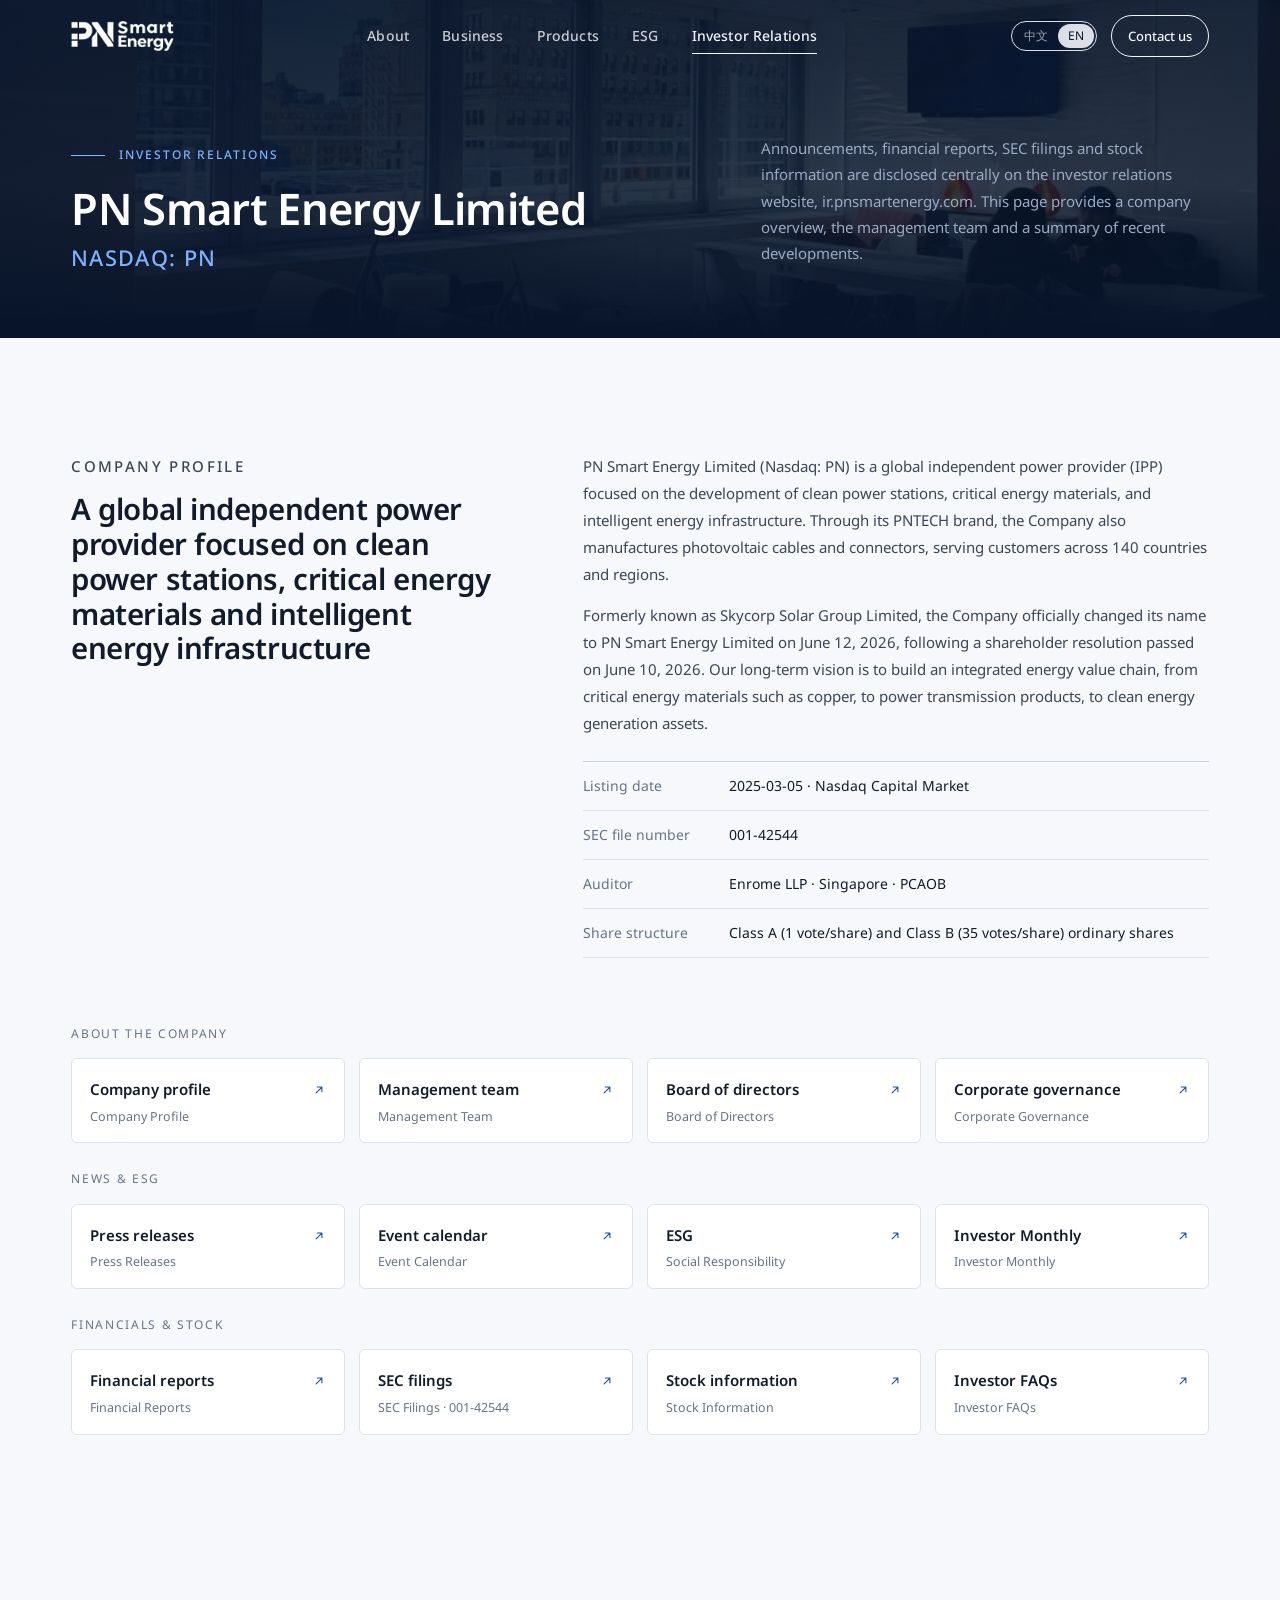
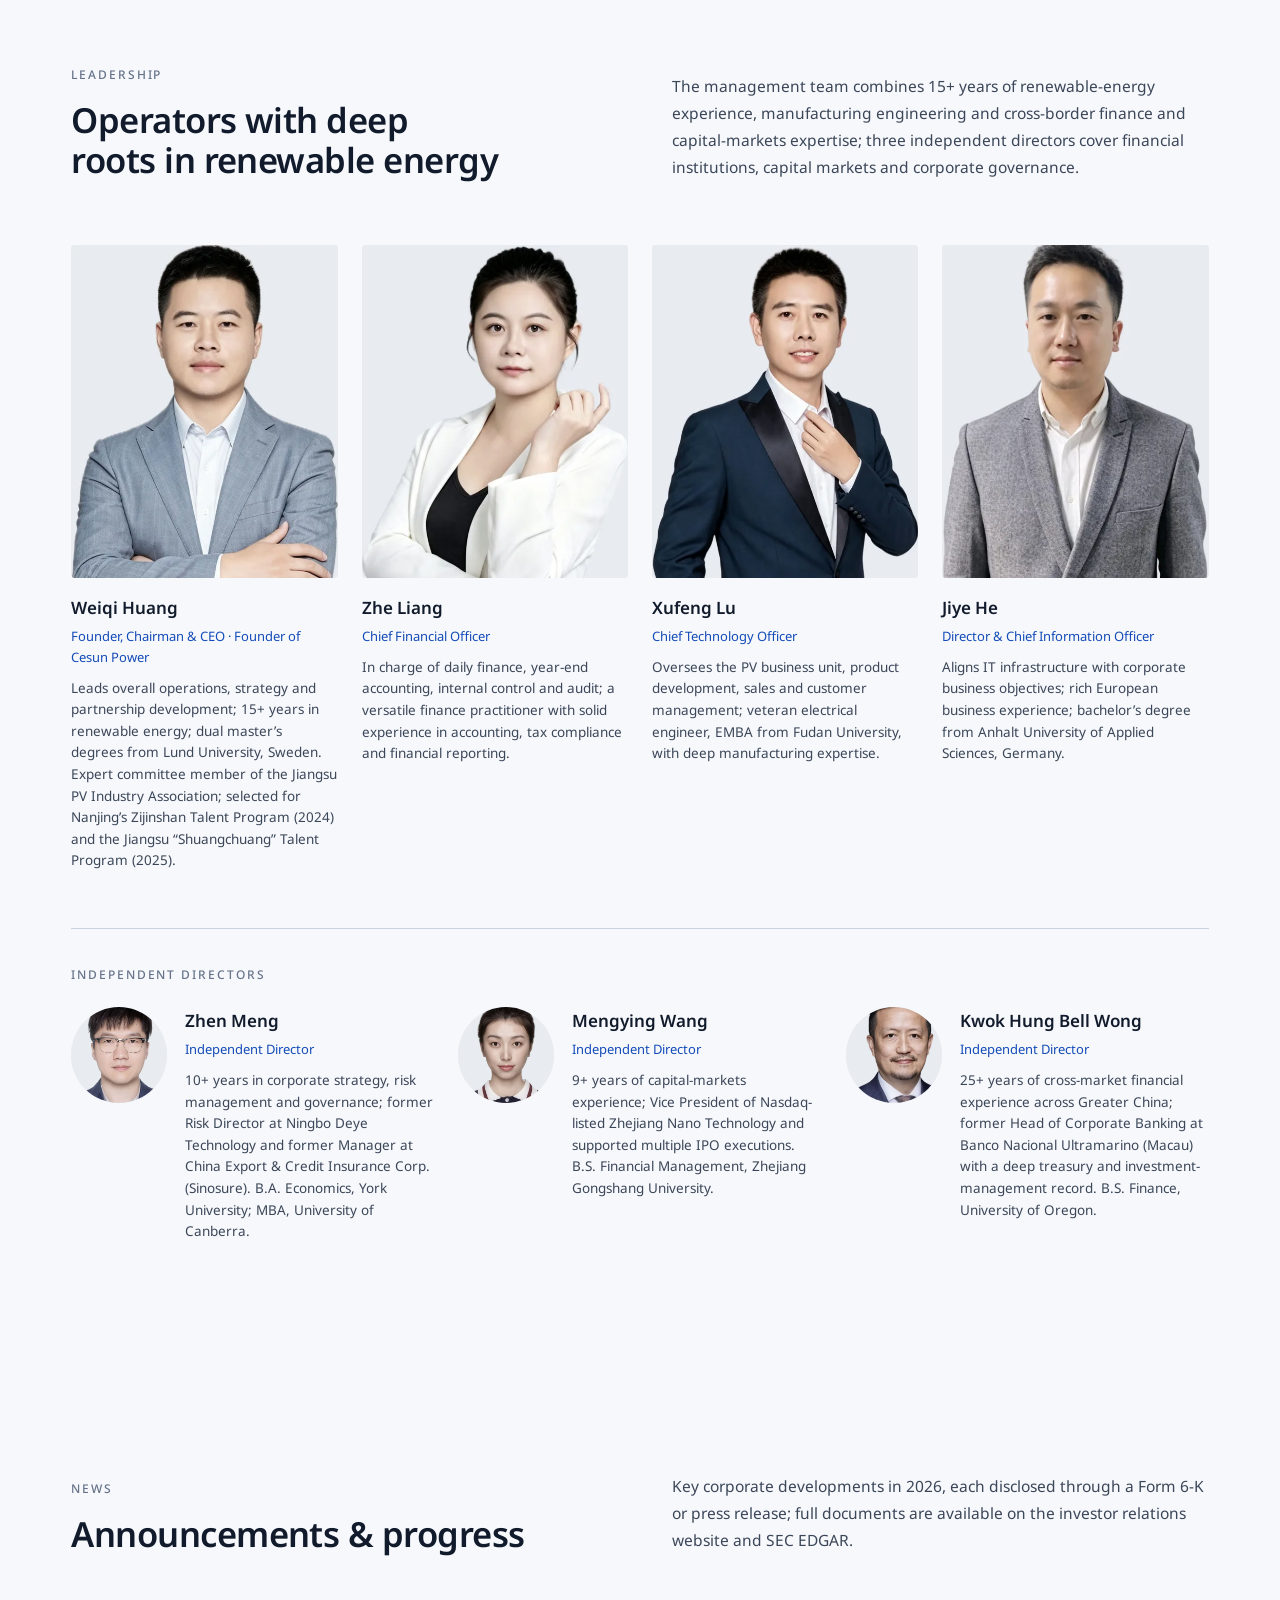
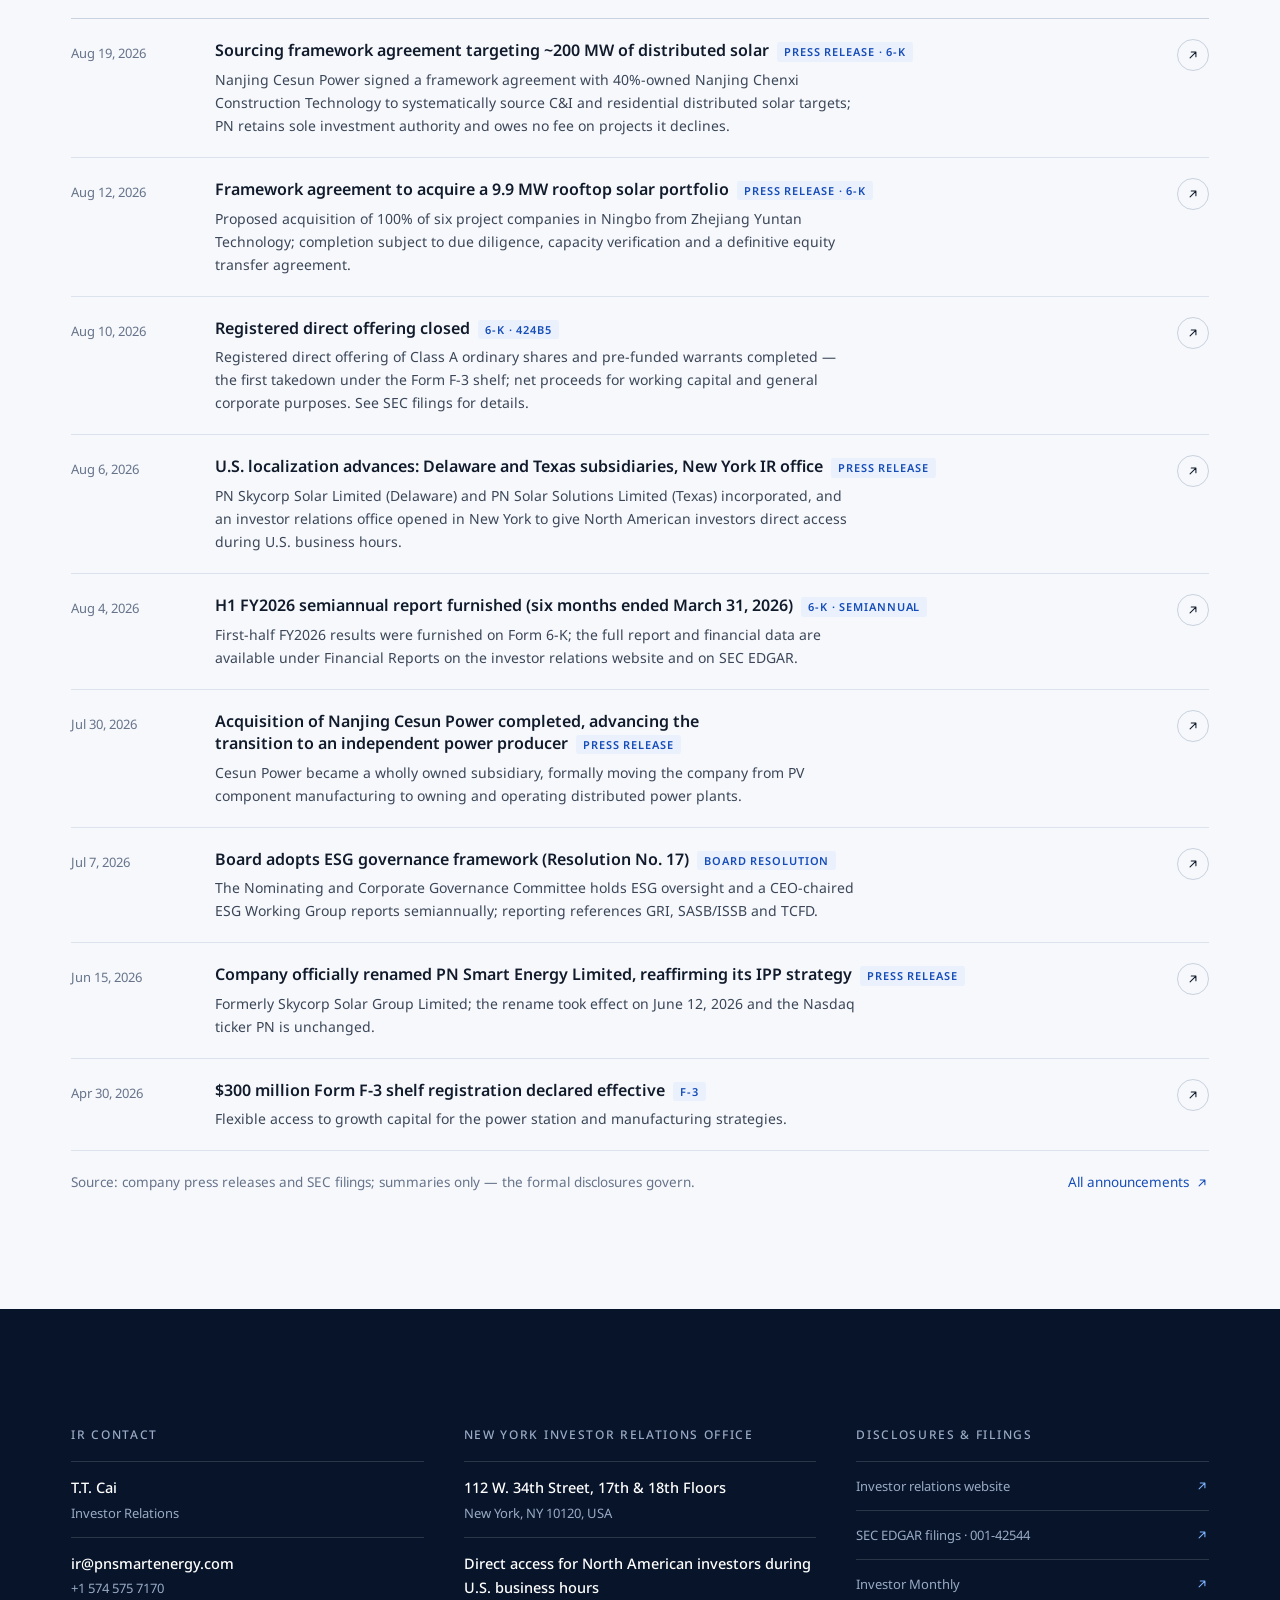
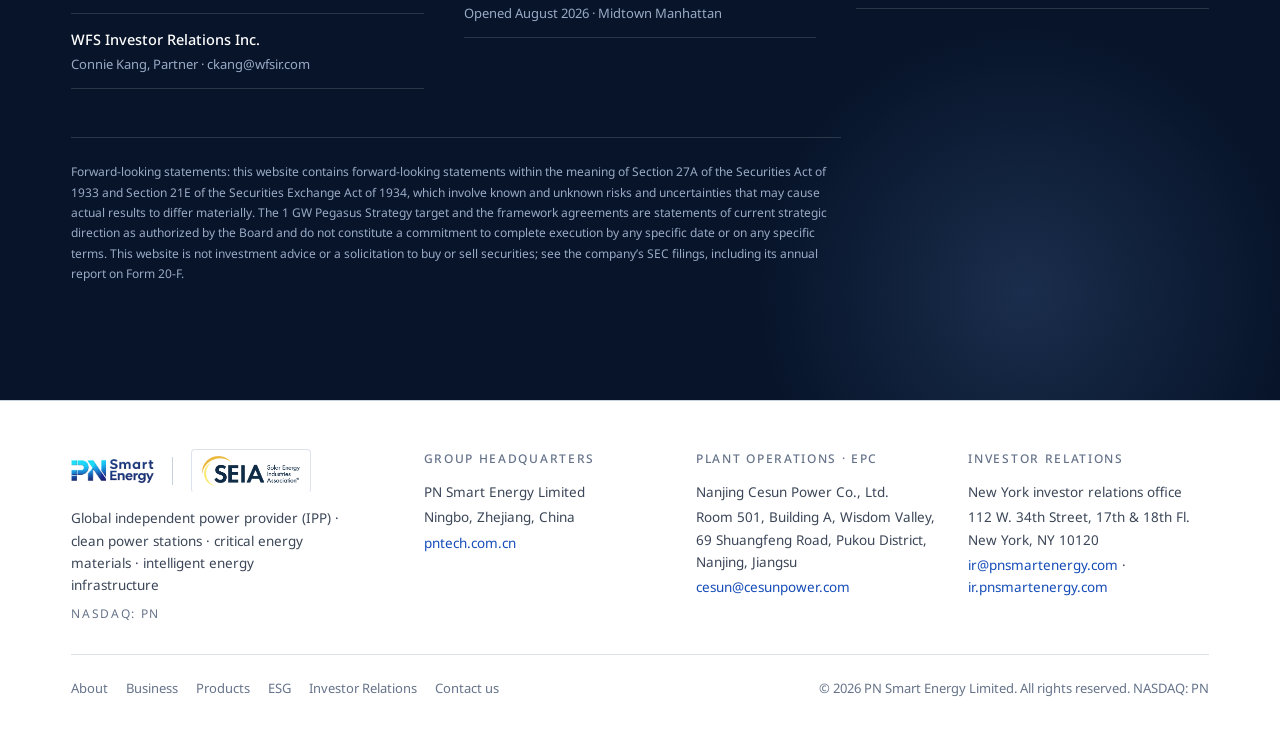
<file: investors.html>
<!doctype html>
<html lang="zh-CN">
<head>
<meta charset="utf-8">
<meta name="viewport" content="width=device-width,initial-scale=1">
<title>投资者关系 | PN Smart Energy</title>
<meta name="description" content="PN Smart Energy（NASDAQ: PN）投资者关系：公司简介、管理团队、最新动态与投资者关系网站入口。">
<meta name="keywords" content="PN Smart Energy, NASDAQ PN, 独立发电商, IPP, 分布式光伏, 工商业屋顶光伏, EPC, EMC, PNTECH, 光伏线缆, 光伏连接器, 储能系统, 光储系统, 熙盛电力, Cesun Power">
<meta name="robots" content="index,follow">
<meta name="theme-color" content="#07142A">
<link rel="canonical" href="https://wulei0716.github.io/pn-smart-energy-site/investors.html">
<link rel="icon" type="image/png" sizes="64x64" href="assets/favicon.png">
<link rel="apple-touch-icon" sizes="180x180" href="assets/apple_icon.png">
<meta property="og:type" content="website">
<meta property="og:site_name" content="PN Smart Energy">
<meta property="og:title" content="投资者关系 | PN Smart Energy">
<meta property="og:description" content="PN Smart Energy（NASDAQ: PN）投资者关系：公司简介、管理团队、最新动态与投资者关系网站入口。">
<meta property="og:url" content="https://wulei0716.github.io/pn-smart-energy-site/investors.html">
<meta property="og:image" content="https://wulei0716.github.io/pn-smart-energy-site/assets/og.jpg">
<meta property="og:image:width" content="1200">
<meta property="og:image:height" content="630">
<meta property="og:locale" content="zh_CN">
<meta property="og:locale:alternate" content="en_US">
<meta name="twitter:card" content="summary_large_image">
<meta name="twitter:title" content="Investor Relations | PN Smart Energy">
<meta name="twitter:description" content="Investor relations for PN Smart Energy (NASDAQ: PN): company profile, management team, recent news and links to the IR website.">
<meta name="twitter:image" content="https://wulei0716.github.io/pn-smart-energy-site/assets/og.jpg">
<link rel="preload" as="image" href="assets/ny1.webp">
<script type="application/ld+json">
{"@context":"https://schema.org","@type":"Organization","name":"PN Smart Energy Limited","alternateName":["PN Smart Energy","Skycorp Solar Group"],"url":"https://wulei0716.github.io/pn-smart-energy-site/","logo":"https://wulei0716.github.io/pn-smart-energy-site/assets/logo_blue.png","tickerSymbol":"NASDAQ:PN","foundingDate":"2011","description":"Global independent power provider (IPP) focused on the development of clean power stations, critical energy materials, and intelligent energy infrastructure; manufactures PV cables and connectors under the PNTECH brand.","sameAs":["https://ir.pnsmartenergy.com","https://www.pntech.com.cn","http://www.cesunpower.com"],"memberOf":{"@type":"Organization","name":"Solar Energy Industries Association","url":"https://seia.org"},"address":[{"@type":"PostalAddress","addressLocality":"Ningbo","addressRegion":"Zhejiang","addressCountry":"CN"},{"@type":"PostalAddress","streetAddress":"112 W. 34th Street, 17th and 18th Floors","addressLocality":"New York","addressRegion":"NY","postalCode":"10120","addressCountry":"US"}],"contactPoint":[{"@type":"ContactPoint","contactType":"investor relations","email":"ir@pnsmartenergy.com","telephone":"+1-574-575-7170"}]}
</script>
<link rel="preconnect" href="https://fonts.googleapis.com">
<link rel="preconnect" href="https://fonts.gstatic.com" crossorigin>
<link rel="stylesheet" href="https://fonts.googleapis.com/css2?family=Noto+Sans:wght@400;500;600;700&display=swap">
<link rel="stylesheet" href="assets/site.css?v=56a2f425">

</head>
<body data-page="investors">
<div id="site" data-lang="zh">
<!-- ============ NAV (shared) ============ -->
<header class="nav" id="nav">
  <div class="wrap">
    <a class="brand" href="index.html" aria-label="PN Smart Energy">
      <img class="logo-light" src="assets/logo_white.png" alt="PN Smart Energy" width="520" height="152">
      <img class="logo-dark" src="assets/logo_blue.png" alt="PN Smart Energy" width="520" height="151">
    </a>
    <nav class="nav-links" id="navLinks" aria-label="Primary">
      <a href="about.html" data-page="about" data-i18n="nav.about">关于我们</a>
      <a href="business.html" data-page="business" data-i18n="nav.business">业务</a>
      <a href="product.html" data-page="product" data-i18n="nav.product">产品</a>
      <a href="esg.html" data-page="esg" data-i18n="nav.esg">ESG</a>
      <a href="investors.html" data-page="investors" data-i18n="nav.ir">投资者关系</a>
    </nav>
    <div class="nav-right">
      <div class="lang" role="group" aria-label="Language / 语言">
        <button type="button" data-set-lang="zh" aria-pressed="true"><span>中文</span></button>
        <button type="button" data-set-lang="en" aria-pressed="false"><span>EN</span></button>
      </div>
      <a class="nav-cta" href="about.html#contact" data-i18n="nav.contact">联系我们</a>
      <button class="menu-btn" id="menuBtn" type="button" aria-label="Menu" aria-expanded="false">
        <svg viewBox="0 0 24 24" fill="none" stroke="currentColor" stroke-width="1.6" stroke-linecap="round"><path d="M4 7h16M4 12h16M4 17h16"/></svg>
      </button>
    </div>
  </div>
</header>

<main data-page="investors">

<section class="phead">
  <div class="hero-bg" aria-hidden="true" style="background-image:url('assets/ny2.webp');background-position:center 60%"></div>
  <div class="hero-shade" aria-hidden="true"></div>
  <div class="wrap">
    <div><p class="eyebrow" data-i18n="ir.eyebrow">投资者关系</p><h1 class="display">PN Smart Energy Limited<br><span class="sub">NASDAQ: PN</span></h1></div>
    <p class="lede" data-i18n="ir.h.lede">公司公告、财务报告、SEC 文件与股票信息均在投资者关系网站 ir.pnsmartenergy.com 集中披露；本页提供公司概况、管理团队与最新动态摘要。</p>
  </div>
</section>

<!-- ============ PROFILE + IR LINKS ============ -->
<section class="section" id="ir-profile">
  <div class="wrap">
    <div class="ir-intro">
      <div>
        <p class="eyebrow" data-i18n="ir.pf.eyebrow">公司简介</p>
        <h2 class="display" data-i18n="ir.pf.title">全球独立发电商，专注清洁电站、关键能源材料与智能能源基础设施</h2>
      </div>
      <div>
        <p data-i18n="ir.pf.p1">PN Smart Energy Limited（纳斯达克代码：PN）是一家全球独立发电商（IPP），专注于清洁电站开发、关键能源材料与智能能源基础设施。公司旗下 PNTECH 品牌生产光伏线缆与连接器，服务全球 140&nbsp;个国家和地区的客户。</p>
        <p data-i18n="ir.pf.p2">公司前身为 Skycorp Solar Group Limited。根据 2026&nbsp;年 6&nbsp;月 10&nbsp;日股东决议，公司于 2026&nbsp;年 6&nbsp;月 12&nbsp;日正式更名为 PN Smart Energy Limited。我们的长期愿景是构建一体化能源价值链：从铜等关键能源材料，到输电产品，再到清洁能源发电资产。</p>
        <dl class="facts">
          <div><dt data-i18n="ir.i1">上市日期</dt><dd>2025-03-05 · Nasdaq Capital Market</dd></div>
          <div><dt data-i18n="ir.f2">SEC 档案号</dt><dd>001-42544</dd></div>
          <div><dt data-i18n="ir.i2">审计师</dt><dd>Enrome LLP · Singapore · PCAOB</dd></div>
          <div><dt data-i18n="ir.i3">股权结构</dt><dd data-i18n="ir.i3v">A 类普通股（1 票/股）与 B 类普通股（35 票/股）</dd></div>
        </dl>
      </div>
    </div>

    <div class="irlinks">
      <p class="grp" data-i18n="ir.g1">关于公司</p>
      <a href="https://ir.pnsmartenergy.com/Company-Profile.html" target="_blank" rel="noopener"><b><span data-i18n="ir.k1">公司简介</span><svg viewBox="0 0 24 24" fill="none" stroke="currentColor" stroke-width="1.8" stroke-linecap="round" stroke-linejoin="round"><path d="M7 17L17 7M9 7h8v8"/></svg></b><span>Company Profile</span></a>
      <a href="https://ir.pnsmartenergy.com/Management.html" target="_blank" rel="noopener"><b><span data-i18n="ir.k2">管理团队</span><svg viewBox="0 0 24 24" fill="none" stroke="currentColor" stroke-width="1.8" stroke-linecap="round" stroke-linejoin="round"><path d="M7 17L17 7M9 7h8v8"/></svg></b><span>Management Team</span></a>
      <a href="https://ir.pnsmartenergy.com/Board-of-Directors.html" target="_blank" rel="noopener"><b><span data-i18n="ir.k3">董事会</span><svg viewBox="0 0 24 24" fill="none" stroke="currentColor" stroke-width="1.8" stroke-linecap="round" stroke-linejoin="round"><path d="M7 17L17 7M9 7h8v8"/></svg></b><span>Board of Directors</span></a>
      <a href="https://ir.pnsmartenergy.com/Corporate-Governance.html" target="_blank" rel="noopener"><b><span data-i18n="ir.k4">公司治理</span><svg viewBox="0 0 24 24" fill="none" stroke="currentColor" stroke-width="1.8" stroke-linecap="round" stroke-linejoin="round"><path d="M7 17L17 7M9 7h8v8"/></svg></b><span>Corporate Governance</span></a>
      <p class="grp" data-i18n="ir.g2">新闻与 ESG</p>
      <a href="https://ir.pnsmartenergy.com/News-Releases.html" target="_blank" rel="noopener"><b><span data-i18n="ir.k5">新闻稿</span><svg viewBox="0 0 24 24" fill="none" stroke="currentColor" stroke-width="1.8" stroke-linecap="round" stroke-linejoin="round"><path d="M7 17L17 7M9 7h8v8"/></svg></b><span>Press Releases</span></a>
      <a href="https://ir.pnsmartenergy.com/Event-Calendar.html" target="_blank" rel="noopener"><b><span data-i18n="ir.k6">活动日历</span><svg viewBox="0 0 24 24" fill="none" stroke="currentColor" stroke-width="1.8" stroke-linecap="round" stroke-linejoin="round"><path d="M7 17L17 7M9 7h8v8"/></svg></b><span>Event Calendar</span></a>
      <a href="https://ir.pnsmartenergy.com/Esg.html" target="_blank" rel="noopener"><b><span data-i18n="ir.k7">ESG</span><svg viewBox="0 0 24 24" fill="none" stroke="currentColor" stroke-width="1.8" stroke-linecap="round" stroke-linejoin="round"><path d="M7 17L17 7M9 7h8v8"/></svg></b><span>Social Responsibility</span></a>
      <a href="https://ir.pnsmartenergy.com/Investor_Updates.html" target="_blank" rel="noopener"><b><span data-i18n="ir.k8">投资者月刊</span><svg viewBox="0 0 24 24" fill="none" stroke="currentColor" stroke-width="1.8" stroke-linecap="round" stroke-linejoin="round"><path d="M7 17L17 7M9 7h8v8"/></svg></b><span>Investor Monthly</span></a>
      <p class="grp" data-i18n="ir.g3">财务与股票</p>
      <a href="https://ir.pnsmartenergy.com/Annual-Reports.html" target="_blank" rel="noopener"><b><span data-i18n="ir.k9">财务报告</span><svg viewBox="0 0 24 24" fill="none" stroke="currentColor" stroke-width="1.8" stroke-linecap="round" stroke-linejoin="round"><path d="M7 17L17 7M9 7h8v8"/></svg></b><span>Financial Reports</span></a>
      <a href="https://ir.pnsmartenergy.com/SEC-Filings.html" target="_blank" rel="noopener"><b><span data-i18n="ir.k10">SEC 文件</span><svg viewBox="0 0 24 24" fill="none" stroke="currentColor" stroke-width="1.8" stroke-linecap="round" stroke-linejoin="round"><path d="M7 17L17 7M9 7h8v8"/></svg></b><span>SEC Filings · 001-42544</span></a>
      <a href="https://ir.pnsmartenergy.com/Stock.html" target="_blank" rel="noopener"><b><span data-i18n="ir.k11">股票信息</span><svg viewBox="0 0 24 24" fill="none" stroke="currentColor" stroke-width="1.8" stroke-linecap="round" stroke-linejoin="round"><path d="M7 17L17 7M9 7h8v8"/></svg></b><span>Stock Information</span></a>
      <a href="https://ir.pnsmartenergy.com/Investor-FAQs.html" target="_blank" rel="noopener"><b><span data-i18n="ir.k12">投资者常见问题</span><svg viewBox="0 0 24 24" fill="none" stroke="currentColor" stroke-width="1.8" stroke-linecap="round" stroke-linejoin="round"><path d="M7 17L17 7M9 7h8v8"/></svg></b><span>Investor FAQs</span></a>
    </div>
  </div>
</section>

<!-- ============ TEAM ============ -->
<section class="section band" id="team">
  <div class="wrap">
    <div class="section-head">
      <div><p class="eyebrow" data-i18n="tm.eyebrow">管理团队</p><h2 class="display" data-i18n="tm.title">深耕可再生能源的经营者</h2></div>
      <p class="lede" data-i18n="tm.lede">管理团队兼具十五年以上的可再生能源行业经验、制造业工程背景与跨境财务及资本市场经验；三位独立董事分别覆盖金融机构、资本市场与公司治理领域。</p>
    </div>
    <div class="team">
      <div class="person"><div class="ph"><img src="assets/t_huang.webp" loading="lazy" decoding="async" alt="Weiqi Huang"></div><h3 data-i18n="tm1.n">黄伟奇 Weiqi Huang</h3><p class="role" data-i18n="tm1.r">创始人、董事长兼首席执行官 · 熙盛电力创始人</p><p data-i18n="tm1.p">统筹公司整体运营、战略与合作伙伴发展；15&nbsp;年以上可再生能源行业经验，瑞典隆德大学双硕士。江苏省光伏产业协会专家专委会委员，入选南京市“紫金山英才计划”高层次创业人才（2024）与江苏省“双创人才”（2025）。</p></div>
      <div class="person"><div class="ph"><img src="assets/t_liang.webp" loading="lazy" decoding="async" alt="Zhe Liang"></div><h3>Zhe Liang</h3><p class="role" data-i18n="tm2.r">首席财务官</p><p data-i18n="tm2.p">负责日常财务、年度决算、内控与审计；在会计、税务合规与财务报告方面经验丰富。</p></div>
      <div class="person"><div class="ph"><img src="assets/t_lu.webp" loading="lazy" decoding="async" alt="Xufeng Lu"></div><h3>Xufeng Lu</h3><p class="role" data-i18n="tm3.r">首席技术官</p><p data-i18n="tm3.p">分管光伏事业部、产品研发、销售与客户管理；资深电气工程师，复旦大学 EMBA，具备深厚的制造业经验。</p></div>
      <div class="person"><div class="ph"><img src="assets/t_he.webp" loading="lazy" decoding="async" alt="Jiye He"></div><h3>Jiye He</h3><p class="role" data-i18n="tm4.r">董事兼首席信息官</p><p data-i18n="tm4.p">推动 IT 基础设施与公司业务目标协同；具有丰富的欧洲业务经验，德国安哈尔特应用技术大学学士。</p></div>
    </div>
    <div class="board">
      <p class="eyebrow" data-i18n="bd.eyebrow">独立董事</p>
      <div class="team">
        <div class="person"><div class="ph"><img src="assets/d_meng.webp" loading="lazy" decoding="async" alt="Zhen Meng"></div><div><h3>Zhen Meng</h3><p class="role" data-i18n="bd.r">独立董事</p><p data-i18n="bd1.p">10&nbsp;年以上公司战略、风险管理与治理经验；曾任宁波德业科技风险总监、中国出口信用保险公司经理。约克大学经济学学士，堪培拉大学 MBA。</p></div></div>
        <div class="person"><div class="ph"><img src="assets/d_wang.webp" loading="lazy" decoding="async" alt="Mengying Wang"></div><div><h3>Mengying Wang</h3><p class="role" data-i18n="bd.r">独立董事</p><p data-i18n="bd2.p">9&nbsp;年以上资本市场经验；现任纳斯达克上市公司浙江纳米科技副总裁，参与多个 IPO 执行流程。浙江工商大学财务管理学士。</p></div></div>
        <div class="person"><div class="ph"><img src="assets/d_wong.webp" loading="lazy" decoding="async" alt="Kwok Hung Bell Wong"></div><div><h3>Kwok Hung Bell Wong</h3><p class="role" data-i18n="bd.r">独立董事</p><p data-i18n="bd3.p">25&nbsp;年以上大中华区跨市场金融经验；曾任大西洋银行（澳门）企业银行主管，具备深厚的资金与投资管理履历。俄勒冈大学金融学学士。</p></div></div>
      </div>
    </div>
  </div>
</section>

<!-- ============ NEWS ============ -->
<section class="section" id="news">
  <div class="wrap">
    <div class="section-head">
      <div><p class="eyebrow" data-i18n="nw.eyebrow">最新动态</p><h2 class="display" data-i18n="nw.title">公司公告与进展</h2></div>
      <p class="lede" data-i18n="nw.lede">以下为 2026&nbsp;年以来的主要公司进展，均已通过 Form 6-K 或新闻稿披露；完整文件请见投资者关系网站与 SEC EDGAR。</p>
    </div>
    <div class="news" id="newsList"></div>
    <div class="news-more"><span data-i18n="nw.note">资料来源：公司新闻稿及 SEC 文件；此处为摘要，以正式披露文件为准。</span><a href="https://ir.pnsmartenergy.com/News-Releases.html" target="_blank" rel="noopener"><span data-i18n="nw.more">查看全部公告</span><svg viewBox="0 0 24 24" fill="none" stroke="currentColor" stroke-width="1.8" stroke-linecap="round" stroke-linejoin="round"><path d="M7 17L17 7M9 7h8v8"/></svg></a></div>
  </div>
</section>

<!-- ============ IR CONTACT ============ -->
<section class="section ir band" id="ir-contact">
  <div class="wrap">
    <div class="ir-grid">
      <div>
        <h3 data-i18n="ir.l3">IR 联系</h3>
        <div class="ir-list">
          <div><b>T.T. Cai</b><span data-i18n="ir.c1">投资者关系</span></div>
          <div><b>ir@pnsmartenergy.com</b><span>+1 574 575 7170</span></div>
          <div><b>WFS Investor Relations Inc.</b><span data-i18n="ir.c3">Connie Kang, Partner · ckang@wfsir.com</span></div>
        </div>
      </div>
      <div>
        <h3 data-i18n="ir.c4">纽约投资者关系办公室</h3>
        <div class="ir-list">
          <div><b>112 W. 34th Street, 17th &amp; 18th Floors</b><span>New York, NY 10120, USA</span></div>
          <div><b data-i18n="ir.c4v">美国工作时间为北美投资者提供直接沟通渠道</b><span data-i18n="ir.c4n">2026&nbsp;年 8&nbsp;月启用 · 曼哈顿中城</span></div>
        </div>
      </div>
      <div>
        <h3 data-i18n="ir.l1">披露与文件</h3>
        <div class="ir-list">
          <a href="https://ir.pnsmartenergy.com" target="_blank" rel="noopener"><span data-i18n="ir.link1">投资者关系网站</span><svg viewBox="0 0 24 24" fill="none" stroke="currentColor" stroke-width="1.8" stroke-linecap="round" stroke-linejoin="round"><path d="M7 17L17 7M9 7h8v8"/></svg></a>
          <a href="https://www.sec.gov/cgi-bin/browse-edgar?action=getcompany&filenum=001-42544" target="_blank" rel="noopener"><span data-i18n="ir.link2">SEC EDGAR 文件 · 001-42544</span><svg viewBox="0 0 24 24" fill="none" stroke="currentColor" stroke-width="1.8" stroke-linecap="round" stroke-linejoin="round"><path d="M7 17L17 7M9 7h8v8"/></svg></a>
          <a href="https://ir.pnsmartenergy.com/Investor_Updates.html" target="_blank" rel="noopener"><span data-i18n="ir.link3">投资者月刊</span><svg viewBox="0 0 24 24" fill="none" stroke="currentColor" stroke-width="1.8" stroke-linecap="round" stroke-linejoin="round"><path d="M7 17L17 7M9 7h8v8"/></svg></a>
        </div>
      </div>
    </div>
    <p class="ir-disc" data-i18n="ir.disc2">前瞻性声明：本网站包含《1933&nbsp;年证券法》第 27A 条与《1934&nbsp;年证券交易法》第 21E 条所指的前瞻性声明，涉及已知与未知的风险和不确定性，可能导致公司实际结果与前瞻性声明存在重大差异。天马战略 1&nbsp;GW 目标及各项框架协议均为董事会授权的当前战略方向，不构成在特定日期或特定条款下完成的承诺。本网站不构成投资建议或证券买卖要约；详情请参阅公司提交给 SEC 的文件，包括 Form 20-F 年度报告。</p>
  </div>
</section>

</main>

<!-- ============ FOOTER (shared) ============ -->
<footer id="footer">
  <div class="wrap">
    <div class="foot-grid">
      <div class="foot-brand">
        <div class="foot-logos">
          <a class="brand" href="index.html" aria-label="PN Smart Energy"><img class="logo-dark" src="assets/logo_blue.png" alt="" width="520" height="151"><img class="logo-light" src="assets/logo_white.png" alt="" width="520" height="152"></a>
          <i class="sep" aria-hidden="true"></i>
          <a class="logo-plate" href="https://seia.org" target="_blank" rel="noopener" aria-label="Member of the Solar Energy Industries Association"><img src="assets/seia_logo.webp" alt="SEIA" width="774" height="242" loading="lazy" decoding="async"></a>
        </div>
        <p data-i18n="ft.tag">全球独立发电商（IPP）· 清洁电站开发 · 关键能源材料 · 智能能源基础设施</p>
        <p class="tick">NASDAQ: PN</p>
      </div>
      <div>
        <h4 data-i18n="ft.hq">集团总部</h4>
        <p>PN Smart Energy Limited</p>
        <p data-i18n="ft.hq.p">中国浙江省宁波市</p>
        <p><a href="https://www.pntech.com.cn" target="_blank" rel="noopener">pntech.com.cn</a></p>
      </div>
      <div>
        <h4 data-i18n="ft.ops">电站运营 · EPC</h4>
        <p data-i18n="ft.ops.n">南京熙盛电力股份有限公司</p>
        <p data-i18n="ft.ops.p">江苏省南京市浦口区桥林街道双峰路 69 号智慧谷 A 栋 501</p>
        <p><a href="mailto:cesun@cesunpower.com">cesun@cesunpower.com</a></p>
      </div>
      <div>
        <h4 data-i18n="ft.ir">投资者关系</h4>
        <p data-i18n="ft.ir.p">纽约投资者关系办公室</p>
        <p>112 W. 34th Street, 17th &amp; 18th Fl.<br>New York, NY 10120</p>
        <p><a href="mailto:ir@pnsmartenergy.com">ir@pnsmartenergy.com</a> · <a href="https://ir.pnsmartenergy.com" target="_blank" rel="noopener">ir.pnsmartenergy.com</a></p>
      </div>
    </div>
    <div class="foot-bottom">
      <nav aria-label="Footer">
        <a href="about.html" data-i18n="nav.about">关于我们</a>
        <a href="business.html" data-i18n="nav.business">业务</a>
        <a href="product.html" data-i18n="nav.product">产品</a>
        <a href="esg.html" data-i18n="nav.esg">ESG</a>
        <a href="investors.html" data-i18n="nav.ir">投资者关系</a>
        <a href="about.html#contact" data-i18n="nav.contact">联系我们</a>
      </nav>
      <p data-i18n="foot.copy">© 2026 PN Smart Energy Limited. 保留所有权利。NASDAQ: PN</p>
    </div>
  </div>
</footer>

<button type="button" class="totop" id="totop" aria-label="Back to top"><svg viewBox="0 0 24 24" fill="none" stroke="currentColor" stroke-width="1.8" stroke-linecap="round" stroke-linejoin="round"><path d="M12 19V5M6 11l6-6 6 6"/></svg></button>

<dialog class="pj" id="pjDialog" aria-labelledby="pjTitle">
  <div class="pj-scroll" id="pjContent"></div>
</dialog>

</div>
<script src="assets/site.js?v=56a2f425"></script>
</body>
</html>
</file>
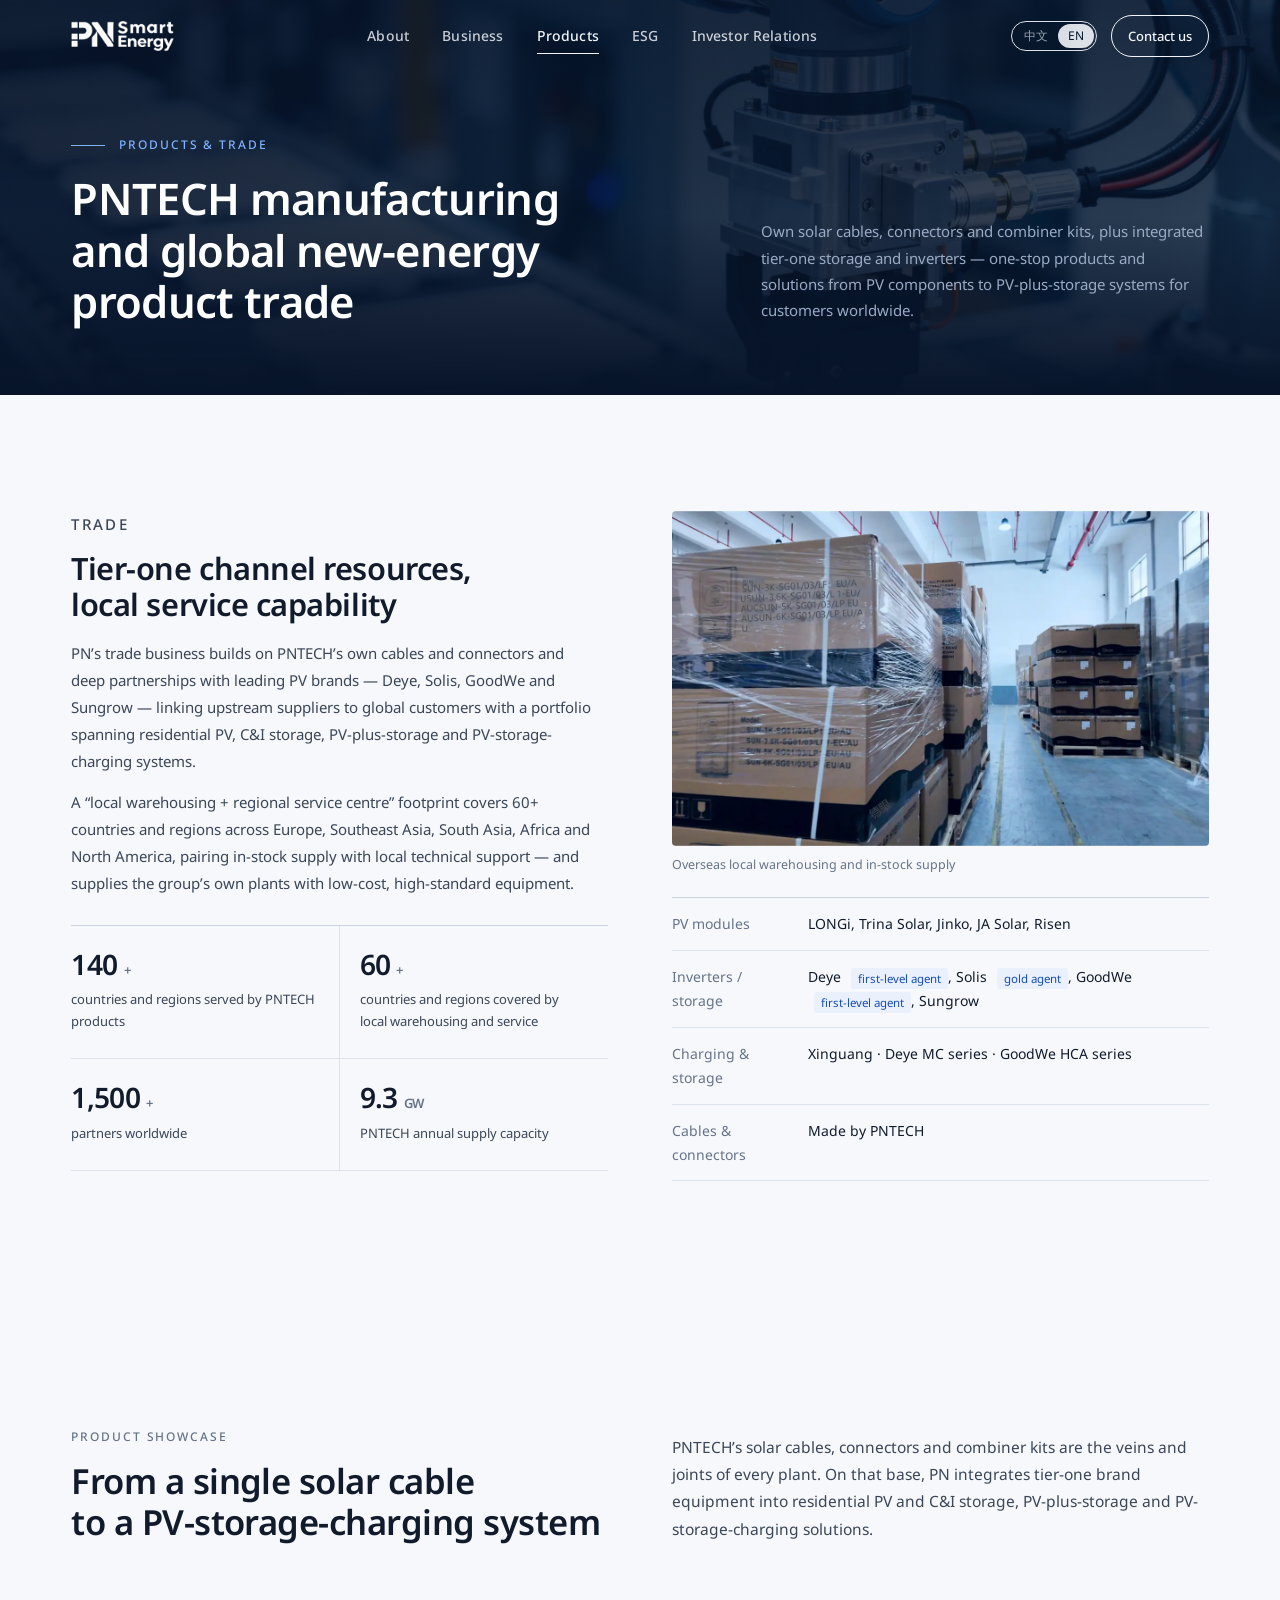
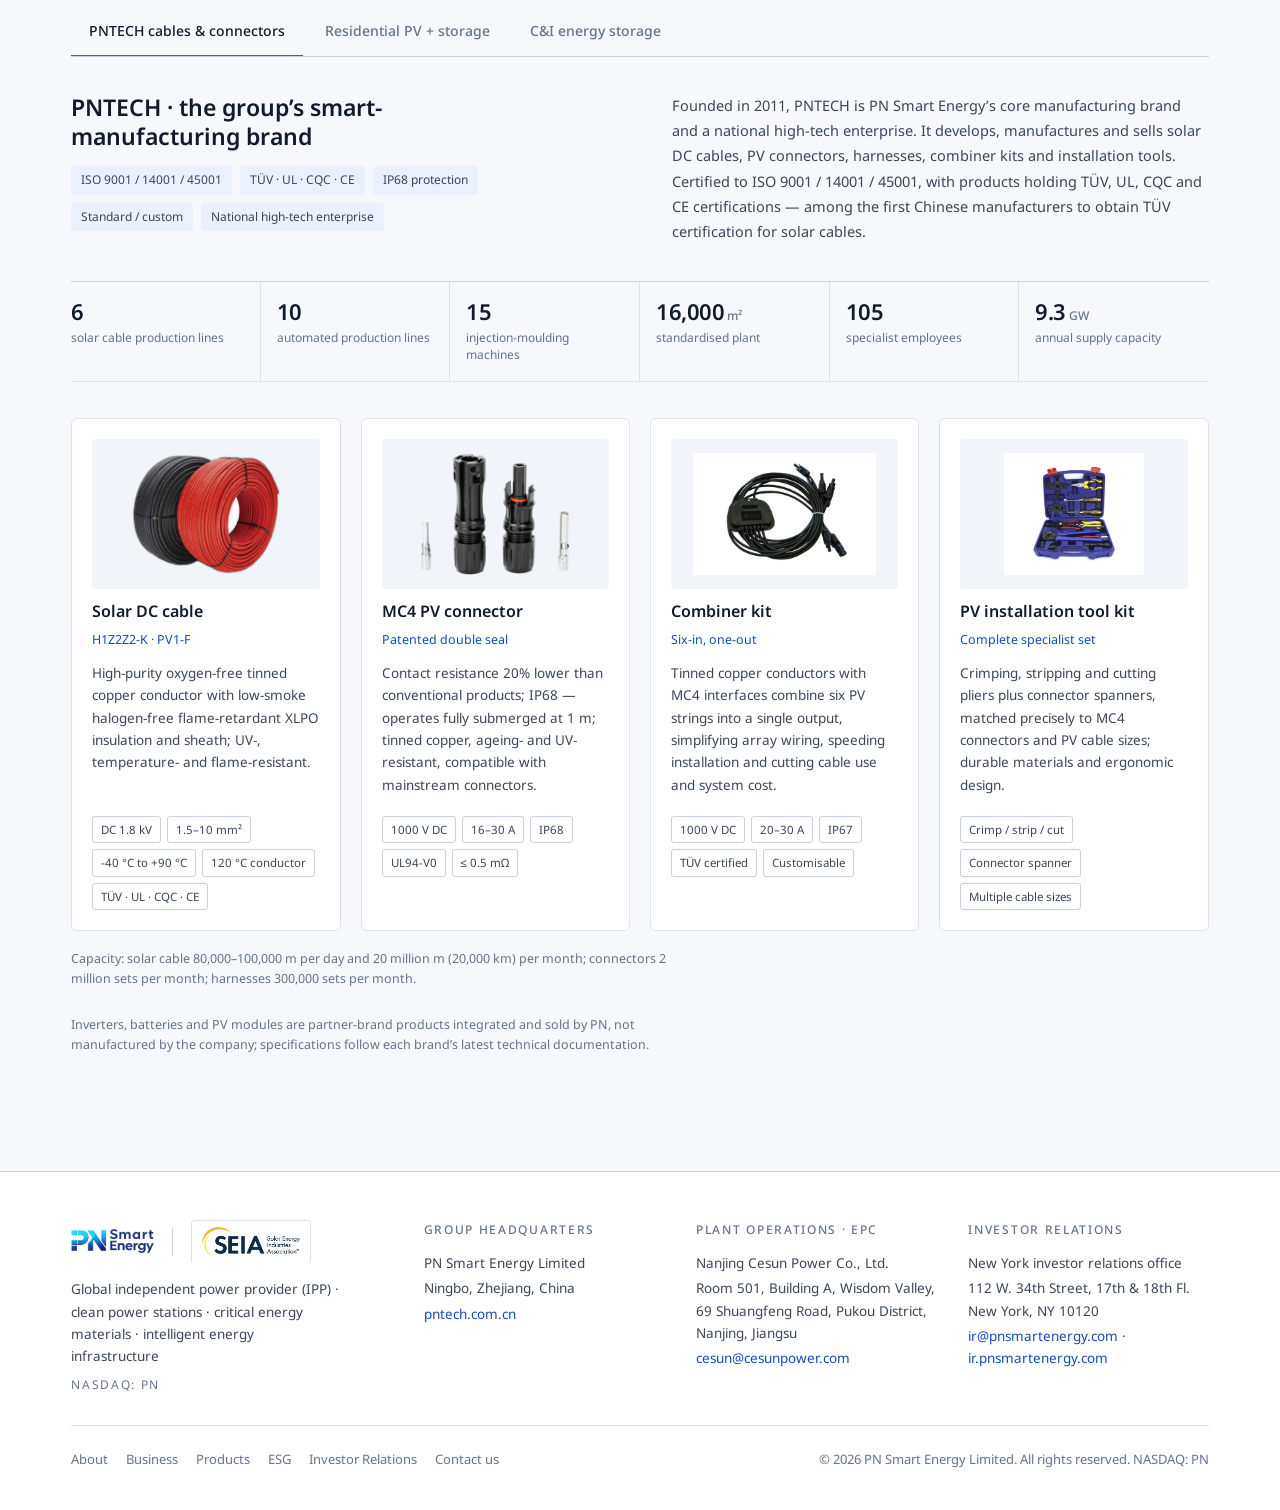
<file: product.html>
<!doctype html>
<html lang="zh-CN">
<head>
<meta charset="utf-8">
<meta name="viewport" content="width=device-width,initial-scale=1">
<title>产品与贸易 | PN Smart Energy</title>
<meta name="description" content="PNTECH 光伏线缆与连接器、户用光储系统、工商业储能系统与全球新能源产品贸易。">
<meta name="keywords" content="PN Smart Energy, NASDAQ PN, 独立发电商, IPP, 分布式光伏, 工商业屋顶光伏, EPC, EMC, PNTECH, 光伏线缆, 光伏连接器, 储能系统, 光储系统, 熙盛电力, Cesun Power">
<meta name="robots" content="index,follow">
<meta name="theme-color" content="#07142A">
<link rel="canonical" href="https://wulei0716.github.io/pn-smart-energy-site/product.html">
<link rel="icon" type="image/png" sizes="64x64" href="assets/favicon.png">
<link rel="apple-touch-icon" sizes="180x180" href="assets/apple_icon.png">
<meta property="og:type" content="website">
<meta property="og:site_name" content="PN Smart Energy">
<meta property="og:title" content="产品与贸易 | PN Smart Energy">
<meta property="og:description" content="PNTECH 光伏线缆与连接器、户用光储系统、工商业储能系统与全球新能源产品贸易。">
<meta property="og:url" content="https://wulei0716.github.io/pn-smart-energy-site/product.html">
<meta property="og:image" content="https://wulei0716.github.io/pn-smart-energy-site/assets/og.jpg">
<meta property="og:image:width" content="1200">
<meta property="og:image:height" content="630">
<meta property="og:locale" content="zh_CN">
<meta property="og:locale:alternate" content="en_US">
<meta name="twitter:card" content="summary_large_image">
<meta name="twitter:title" content="Products & Trade | PN Smart Energy">
<meta name="twitter:description" content="PNTECH solar cables and connectors, residential PV-plus-storage, C&I energy storage systems and global new-energy product trade.">
<meta name="twitter:image" content="https://wulei0716.github.io/pn-smart-energy-site/assets/og.jpg">
<link rel="preload" as="image" href="assets/mfg.webp">
<script type="application/ld+json">
{"@context":"https://schema.org","@type":"Organization","name":"PN Smart Energy Limited","alternateName":["PN Smart Energy","Skycorp Solar Group"],"url":"https://wulei0716.github.io/pn-smart-energy-site/","logo":"https://wulei0716.github.io/pn-smart-energy-site/assets/logo_blue.png","tickerSymbol":"NASDAQ:PN","foundingDate":"2011","description":"Global independent power provider (IPP) focused on the development of clean power stations, critical energy materials, and intelligent energy infrastructure; manufactures PV cables and connectors under the PNTECH brand.","sameAs":["https://ir.pnsmartenergy.com","https://www.pntech.com.cn","http://www.cesunpower.com"],"memberOf":{"@type":"Organization","name":"Solar Energy Industries Association","url":"https://seia.org"},"address":[{"@type":"PostalAddress","addressLocality":"Ningbo","addressRegion":"Zhejiang","addressCountry":"CN"},{"@type":"PostalAddress","streetAddress":"112 W. 34th Street, 17th and 18th Floors","addressLocality":"New York","addressRegion":"NY","postalCode":"10120","addressCountry":"US"}],"contactPoint":[{"@type":"ContactPoint","contactType":"investor relations","email":"ir@pnsmartenergy.com","telephone":"+1-574-575-7170"}]}
</script>
<link rel="preconnect" href="https://fonts.googleapis.com">
<link rel="preconnect" href="https://fonts.gstatic.com" crossorigin>
<link rel="stylesheet" href="https://fonts.googleapis.com/css2?family=Noto+Sans:wght@400;500;600;700&display=swap">
<link rel="stylesheet" href="assets/site.css?v=56a2f425">

</head>
<body data-page="product">
<div id="site" data-lang="zh">
<!-- ============ NAV (shared) ============ -->
<header class="nav" id="nav">
  <div class="wrap">
    <a class="brand" href="index.html" aria-label="PN Smart Energy">
      <img class="logo-light" src="assets/logo_white.png" alt="PN Smart Energy" width="520" height="152">
      <img class="logo-dark" src="assets/logo_blue.png" alt="PN Smart Energy" width="520" height="151">
    </a>
    <nav class="nav-links" id="navLinks" aria-label="Primary">
      <a href="about.html" data-page="about" data-i18n="nav.about">关于我们</a>
      <a href="business.html" data-page="business" data-i18n="nav.business">业务</a>
      <a href="product.html" data-page="product" data-i18n="nav.product">产品</a>
      <a href="esg.html" data-page="esg" data-i18n="nav.esg">ESG</a>
      <a href="investors.html" data-page="investors" data-i18n="nav.ir">投资者关系</a>
    </nav>
    <div class="nav-right">
      <div class="lang" role="group" aria-label="Language / 语言">
        <button type="button" data-set-lang="zh" aria-pressed="true"><span>中文</span></button>
        <button type="button" data-set-lang="en" aria-pressed="false"><span>EN</span></button>
      </div>
      <a class="nav-cta" href="about.html#contact" data-i18n="nav.contact">联系我们</a>
      <button class="menu-btn" id="menuBtn" type="button" aria-label="Menu" aria-expanded="false">
        <svg viewBox="0 0 24 24" fill="none" stroke="currentColor" stroke-width="1.6" stroke-linecap="round"><path d="M4 7h16M4 12h16M4 17h16"/></svg>
      </button>
    </div>
  </div>
</header>

<main data-page="product">

<section class="phead">
  <div class="hero-bg" aria-hidden="true" style="background-image:url('assets/mfg.webp')"></div>
  <div class="hero-shade" aria-hidden="true"></div>
  <div class="wrap">
    <div><p class="eyebrow" data-i18n="pd.eyebrow">产品与贸易</p><h1 class="display" data-i18n="pd.title">PNTECH 智能制造，<br>与全球新能源产品贸易</h1></div>
    <p class="lede" data-i18n="pd.lede">自研自产光伏线缆、连接器与汇流套件，集成一线品牌储能与逆变器，为全球客户提供从光伏配套到光储系统的一站式产品与方案。</p>
  </div>
</section>

<!-- ============ TRADE ============ -->
<section class="section" id="trade">
  <div class="wrap trade">
    <div>
      <p class="eyebrow" data-i18n="pd.tr.eyebrow">贸易板块</p>
      <h2 class="display" data-i18n="pd.tr.title">头部渠道资源，本地服务能力</h2>
      <p data-i18n="pd.tr.p1">PN 的贸易板块以 PNTECH 自研线缆与连接器为基础，与德业、锦浪、固德威、阳光电源等光伏头部品牌深度合作，贯通上游优质供应商与下游全球客户，提供户用光伏、工商业储能、光储融合与光储充一体化的产品组合。</p>
      <p data-i18n="pd.tr.p2">“本地化仓储 + 区域服务中心”的布局覆盖欧洲、东南亚、南亚、非洲、北美等 60&nbsp;余个国家和地区，现货供应与本地技术支持并重；同时为集团自持电站项目提供低成本、高标准的设备供应。</p>
      <div class="esg-stats trade-stats">
        <div><div class="v num">140<small>+</small></div><div class="k" data-i18n="pd.tr.s1">PNTECH 产品服务的国家和地区</div></div>
        <div><div class="v num">60<small>+</small></div><div class="k" data-i18n="pd.tr.s2">本地化仓储与服务覆盖的国家和地区</div></div>
        <div><div class="v num">1,500<small>+</small></div><div class="k" data-i18n="pd.tr.s3">全球合作伙伴</div></div>
        <div><div class="v num">9.3<small>GW</small></div><div class="k" data-i18n="pd.tr.s4">PNTECH 年供应能力</div></div>
      </div>
    </div>
    <div class="trade-media">
      <figure><img src="assets/warehouse.webp" loading="lazy" decoding="async" alt="" width="1200" height="750"><figcaption data-i18n="pd.tr.cap">海外本地化仓储与现货供应</figcaption></figure>
      <dl class="partner-rows">
        <div><dt data-i18n="pa.r1k">光伏组件</dt><dd data-i18n="pa.r1v">隆基 LONGi、天合 Trina Solar、晶科 Jinko、晶澳 JA Solar、东方日升 Risen</dd></div>
        <div><dt data-i18n="pa.r2k">逆变器 / 储能</dt><dd data-i18n="pa.r2v">德业 Deye <small>一级代理</small>、锦浪 Solis <small>金牌代理</small>、固德威 GoodWe <small>一级代理</small>、阳光电源 Sungrow</dd></div>
        <div><dt data-i18n="pa.r3k">充电与储能</dt><dd data-i18n="pa.r3v">信光 · 德业 MC 系列 · 固德威 HCA 系列</dd></div>
        <div><dt data-i18n="pa.r4k">线缆与连接</dt><dd data-i18n="pa.r4v">PNTECH 自研自产</dd></div>
      </dl>
    </div>
  </div>
</section>

<!-- ============ CATALOG ============ -->
<section class="section band" id="catalog">
  <div class="wrap">
    <div class="section-head">
      <div><p class="eyebrow" data-i18n="pr.eyebrow">产品展示</p><h2 class="display" data-i18n="pr.title">从一根光伏线缆，<br>到一套光储充系统</h2></div>
      <p class="lede" data-i18n="pd.ct.lede">PNTECH 光伏线缆、连接器与汇流套件是每一座电站的“血管与关节”；在此基础上，PN 集成一线品牌核心设备，提供户用光伏与工商业储能、光储融合、光储充一体化系统方案。</p>
    </div>
    <div class="tabs" id="ptabs" role="tablist"></div>
    <div id="ppane"></div>
    <p class="products-note" data-i18n="pd.note">逆变器、储能电池与光伏组件为合作品牌产品，由 PN 集成销售，非公司自产；产品参数以各品牌最新技术资料为准。</p>
  </div>
</section>

</main>

<!-- ============ FOOTER (shared) ============ -->
<footer id="footer">
  <div class="wrap">
    <div class="foot-grid">
      <div class="foot-brand">
        <div class="foot-logos">
          <a class="brand" href="index.html" aria-label="PN Smart Energy"><img class="logo-dark" src="assets/logo_blue.png" alt="" width="520" height="151"><img class="logo-light" src="assets/logo_white.png" alt="" width="520" height="152"></a>
          <i class="sep" aria-hidden="true"></i>
          <a class="logo-plate" href="https://seia.org" target="_blank" rel="noopener" aria-label="Member of the Solar Energy Industries Association"><img src="assets/seia_logo.webp" alt="SEIA" width="774" height="242" loading="lazy" decoding="async"></a>
        </div>
        <p data-i18n="ft.tag">全球独立发电商（IPP）· 清洁电站开发 · 关键能源材料 · 智能能源基础设施</p>
        <p class="tick">NASDAQ: PN</p>
      </div>
      <div>
        <h4 data-i18n="ft.hq">集团总部</h4>
        <p>PN Smart Energy Limited</p>
        <p data-i18n="ft.hq.p">中国浙江省宁波市</p>
        <p><a href="https://www.pntech.com.cn" target="_blank" rel="noopener">pntech.com.cn</a></p>
      </div>
      <div>
        <h4 data-i18n="ft.ops">电站运营 · EPC</h4>
        <p data-i18n="ft.ops.n">南京熙盛电力股份有限公司</p>
        <p data-i18n="ft.ops.p">江苏省南京市浦口区桥林街道双峰路 69 号智慧谷 A 栋 501</p>
        <p><a href="mailto:cesun@cesunpower.com">cesun@cesunpower.com</a></p>
      </div>
      <div>
        <h4 data-i18n="ft.ir">投资者关系</h4>
        <p data-i18n="ft.ir.p">纽约投资者关系办公室</p>
        <p>112 W. 34th Street, 17th &amp; 18th Fl.<br>New York, NY 10120</p>
        <p><a href="mailto:ir@pnsmartenergy.com">ir@pnsmartenergy.com</a> · <a href="https://ir.pnsmartenergy.com" target="_blank" rel="noopener">ir.pnsmartenergy.com</a></p>
      </div>
    </div>
    <div class="foot-bottom">
      <nav aria-label="Footer">
        <a href="about.html" data-i18n="nav.about">关于我们</a>
        <a href="business.html" data-i18n="nav.business">业务</a>
        <a href="product.html" data-i18n="nav.product">产品</a>
        <a href="esg.html" data-i18n="nav.esg">ESG</a>
        <a href="investors.html" data-i18n="nav.ir">投资者关系</a>
        <a href="about.html#contact" data-i18n="nav.contact">联系我们</a>
      </nav>
      <p data-i18n="foot.copy">© 2026 PN Smart Energy Limited. 保留所有权利。NASDAQ: PN</p>
    </div>
  </div>
</footer>

<button type="button" class="totop" id="totop" aria-label="Back to top"><svg viewBox="0 0 24 24" fill="none" stroke="currentColor" stroke-width="1.8" stroke-linecap="round" stroke-linejoin="round"><path d="M12 19V5M6 11l6-6 6 6"/></svg></button>

<dialog class="pj" id="pjDialog" aria-labelledby="pjTitle">
  <div class="pj-scroll" id="pjContent"></div>
</dialog>

</div>
<script src="assets/site.js?v=56a2f425"></script>
</body>
</html>
</file>
<file: assets/site.css>
/* ---------- Tokens ---------- */
:root{
  --paper:#F6F8FB;
  --surface:#FFFFFF;
  --tint:#EAF1FD;
  --ink:#111B2C;
  --ink-2:#3B4658;
  --muted:#66738A;
  --line:#DDE3EC;
  --line-strong:#C9D2DF;
  --accent:#1E63E9;
  --accent-ink:#154CB8;
  --accent-soft:#8FB6F5;
  --night:#07142A;
  --night-2:#0C1E3B;
  --night-line:rgba(255,255,255,.14);
  --night-text:#F2F5FA;
  --night-muted:#9AAAC4;
  --night-accent:#7FB2FF;
  --zj:#1E63E9; --js:#5C8FE8; --ah:#A9C6F4;
  --photo-ground:#E8ECF2;
  --well:#F1F4F8;
  --shadow:0 24px 60px -30px rgba(7,20,42,.35);
  --font-display:"Noto Sans","PingFang SC","Hiragino Sans GB","Microsoft YaHei","Noto Sans CJK SC","Source Han Sans SC","Helvetica Neue",Arial,sans-serif;
  --font-body:"Noto Sans","PingFang SC","Hiragino Sans GB","Microsoft YaHei","Noto Sans CJK SC","Source Han Sans SC","Helvetica Neue",Arial,sans-serif;
  --max:1240px;
  --gutter:clamp(20px,4vw,56px);
  color-scheme:light;
}
@media (prefers-color-scheme:dark){
  :root:not([data-theme="light"]){
    --paper:#0B1424; --surface:#111C2F; --tint:#14233D;
    --ink:#EDF1F7; --ink-2:#C5CEDC; --muted:#8C9AB2;
    --line:#22314A; --line-strong:#33445F;
    --accent:#7FB2FF; --accent-ink:#A6C9FF; --accent-soft:#3E6FC7;
    --night:#050E1F; --night-2:#0A1830;
    --zj:#7FB2FF; --js:#4F80D6; --ah:#3D6AAE;
    --photo-ground:#1A2740;
    --shadow:0 24px 60px -30px rgba(0,0,0,.7);
    color-scheme:dark;
  }
}
:root[data-theme="dark"]{
  --paper:#0B1424; --surface:#111C2F; --tint:#14233D;
  --ink:#EDF1F7; --ink-2:#C5CEDC; --muted:#8C9AB2;
  --line:#22314A; --line-strong:#33445F;
  --accent:#7FB2FF; --accent-ink:#A6C9FF; --accent-soft:#3E6FC7;
  --night:#050E1F; --night-2:#0A1830;
  --zj:#7FB2FF; --js:#4F80D6; --ah:#3D6AAE;
  --photo-ground:#1A2740;
  --shadow:0 24px 60px -30px rgba(0,0,0,.7);
  color-scheme:dark;
}

/* ---------- Base ---------- */
*,*::before,*::after{box-sizing:border-box}
html{scroll-behavior:smooth;-webkit-text-size-adjust:100%}
@media (prefers-reduced-motion:reduce){html{scroll-behavior:auto}}
body{margin:0;background:var(--paper);color:var(--ink);font-family:var(--font-body);font-size:15px;line-height:1.7;-webkit-font-smoothing:antialiased;text-rendering:optimizeLegibility}
img{max-width:100%;height:auto;display:block}
a{color:inherit;text-decoration:none}
button{font:inherit;color:inherit;background:none;border:0;padding:0;cursor:pointer}
:focus-visible{outline:2px solid var(--accent);outline-offset:3px;border-radius:2px}
h1,h2,h3,h4{margin:0;font-weight:500;text-wrap:balance}
p{margin:0}
.wrap{max-width:var(--max);margin:0 auto;padding-left:var(--gutter);padding-right:var(--gutter)}
.num{font-variant-numeric:tabular-nums lining-nums}
.display{font-family:var(--font-display);font-weight:600;letter-spacing:-.015em;line-height:1.18}
[data-lang="zh"] .display{letter-spacing:0;line-height:1.32;font-weight:600}
[data-lang="zh"] .display.hero-title{line-height:1.26}
.eyebrow{font-size:12px;letter-spacing:.16em;text-transform:uppercase;color:var(--muted);font-weight:500}
[data-lang="zh"] .eyebrow{letter-spacing:.2em}
.lede{font-size:clamp(15.5px,1.2vw,17px);line-height:1.75;color:var(--ink-2);max-width:62ch}
[data-lang="zh"] .lede{max-width:44em}
.sr-only{position:absolute;width:1px;height:1px;overflow:hidden;clip:rect(0 0 0 0);white-space:nowrap}

/* Section rhythm */
.section{padding:clamp(72px,9vw,128px) 0;scroll-margin-top:64px}
.section + .section{padding-top:0}
.section.band,.band + .section{padding-top:clamp(72px,9vw,128px)}
[data-lang="zh"] .lede,[data-lang="zh"] .about-copy p,[data-lang="zh"] .biz p,[data-lang="zh"] .pillar p{letter-spacing:.01em}
.section-head{display:grid;grid-template-columns:minmax(0,6fr) minmax(0,6fr);gap:24px clamp(24px,5vw,80px);align-items:end;margin-bottom:clamp(40px,5vw,64px)}
.section-head h2{font-size:clamp(26px,2.7vw,36px)}
[data-lang="zh"] .section-head h2{font-size:clamp(24px,2.4vw,32px)}
.section-head .eyebrow{margin-bottom:14px}
@media (max-width:860px){.section-head{grid-template-columns:1fr}}

/* ---------- Nav ---------- */
.nav{position:fixed;inset:0 0 auto 0;z-index:50;transition:background .35s ease,box-shadow .35s ease,border-color .35s ease;border-bottom:1px solid transparent;color:var(--night-text)}
.nav .wrap{display:flex;align-items:center;justify-content:space-between;height:72px;gap:24px}
.nav.solid{background:color-mix(in srgb,var(--paper) 88%,transparent);backdrop-filter:saturate(1.4) blur(14px);-webkit-backdrop-filter:saturate(1.4) blur(14px);border-color:var(--line);color:var(--ink)}
.brand{display:flex;align-items:center;gap:12px}
.brand img{height:30px;width:auto}
.brand .logo-dark{display:none}
.nav.solid .logo-light{display:none}
.nav.solid .logo-dark{display:block}
:root[data-theme="dark"] .nav.solid .logo-dark{display:none}
:root[data-theme="dark"] .nav.solid .logo-light{display:block}
@media (prefers-color-scheme:dark){
  :root:not([data-theme="light"]) .nav.solid .logo-dark{display:none}
  :root:not([data-theme="light"]) .nav.solid .logo-light{display:block}
}
.nav-links{display:flex;gap:clamp(18px,2.6vw,36px);font-size:14px;font-weight:500;letter-spacing:.01em}
.nav-links a{opacity:.82;transition:opacity .2s;padding:6px 0;border-bottom:1px solid transparent}
.nav-links a:hover,.nav-links a.active{opacity:1;border-bottom-color:currentColor}
.nav-right{display:flex;align-items:center;gap:14px}
.lang{display:inline-flex;border:1px solid currentColor;border-radius:999px;padding:2px;font-size:12px;letter-spacing:.06em;opacity:.9}
.lang button{padding:4px 10px;border-radius:999px;line-height:1.3;opacity:.7;transition:all .2s}
.lang button[aria-pressed="true"]{background:currentColor;opacity:1}
.lang button[aria-pressed="true"] span{color:var(--night);mix-blend-mode:normal}
.nav.solid .lang button[aria-pressed="true"] span{color:var(--paper)}
.lang button span{color:inherit}
.nav-cta{font-size:13px;font-weight:500;padding:9px 16px;border-radius:999px;border:1px solid currentColor;transition:background .2s,color .2s}
.nav-cta:hover{background:var(--night-text);color:var(--night)}
.nav.solid .nav-cta{background:var(--ink);color:var(--paper);border-color:var(--ink)}
.nav.solid .nav-cta:hover{background:var(--accent);border-color:var(--accent);color:#fff}
.menu-btn{display:none;width:40px;height:40px;align-items:center;justify-content:center;border-radius:8px}
.menu-btn svg{width:22px;height:22px}
@media (max-width:980px){
  .nav-links{display:none}
  .nav-cta{display:none}
  .menu-btn{display:inline-flex}
  .nav.open .nav-links{display:flex;position:absolute;top:72px;left:0;right:0;flex-direction:column;gap:0;background:var(--paper);color:var(--ink);border-bottom:1px solid var(--line);padding:8px var(--gutter) 16px}
  .nav.open .nav-links a{padding:14px 0;border-bottom:1px solid var(--line);opacity:1;font-size:16px}
  .nav.open .nav-links a:last-child{border-bottom:0}
  .nav.open{background:var(--paper);color:var(--ink);border-color:var(--line)}
  .nav.open .logo-light{display:none}.nav.open .logo-dark{display:block}
}

/* ---------- Hero ---------- */
.hero{position:relative;background:var(--night);color:var(--night-text);overflow:hidden;isolation:isolate}
.hero-bg{position:absolute;inset:0;z-index:-2;background-image:var(--hero-img);background-size:cover;background-position:center 40%;transform:scale(1.04);animation:heroZoom 14s ease-out forwards}
.hero-shade{position:absolute;inset:0;z-index:-1;background:
  linear-gradient(180deg,rgba(7,20,42,.55) 0%,rgba(7,20,42,.25) 35%,rgba(7,20,42,.72) 78%,var(--night) 100%),
  linear-gradient(90deg,rgba(7,20,42,.78) 0%,rgba(7,20,42,.38) 55%,rgba(7,20,42,.15) 100%)}
.hero .wrap{position:relative;padding-top:clamp(120px,16vh,170px);padding-bottom:clamp(56px,7vw,88px);display:grid;grid-template-columns:minmax(0,8fr) minmax(0,4fr);gap:40px}
.hero-copy{max-width:820px}
.hero .eyebrow{color:var(--night-accent);margin-bottom:26px;display:flex;align-items:center;gap:14px}
.hero .eyebrow::before{content:"";width:34px;height:1px;background:var(--night-accent)}
.hero-title{font-size:clamp(34px,4vw,54px);color:#fff;margin-bottom:24px;font-weight:600}
[data-lang="zh"] .hero-title{font-size:clamp(30px,3.4vw,44px)}
.hero-title em{font-style:normal;font-weight:600;color:var(--night-accent)}
.hero .lede{color:var(--night-muted);max-width:58ch;margin-bottom:36px}
[data-lang="zh"] .hero .lede{max-width:40em}
.hero-actions{display:flex;gap:14px;flex-wrap:wrap}
.btn{display:inline-flex;align-items:center;gap:10px;padding:13px 22px;border-radius:999px;font-size:14px;font-weight:500;letter-spacing:.01em;border:1px solid transparent;transition:transform .2s,background .2s,color .2s,border-color .2s}
.btn svg{width:16px;height:16px;transition:transform .2s}
.btn:hover svg{transform:translateX(3px)}
.btn-primary{background:#fff;color:var(--night)}
.btn-primary:hover{background:var(--night-accent)}
.btn-ghost{border-color:var(--night-line);color:#fff}
.btn-ghost:hover{border-color:#fff}
.hero-aside{align-self:end;display:flex;flex-direction:column;gap:10px;font-size:13px;color:var(--night-muted);border-left:1px solid var(--night-line);padding-left:22px}
.hero-aside strong{color:#fff;font-weight:500}
.hero-ledger{border-top:1px solid var(--night-line);margin-top:clamp(40px,6vw,72px)}
.hero-ledger .wrap{display:grid;grid-template-columns:repeat(4,minmax(0,1fr));padding-top:0;padding-bottom:0;gap:0}
.hero-ledger .cell{padding:26px 24px 30px 0;border-right:1px solid var(--night-line)}
.hero-ledger .cell + .cell{padding-left:24px}
.hero-ledger .cell:last-child{border-right:0}
.hero-ledger .k{font-size:12px;letter-spacing:.14em;text-transform:uppercase;color:var(--night-muted);margin-bottom:10px}
[data-lang="zh"] .hero-ledger .k{letter-spacing:.2em}
.hero-ledger .v{font-family:var(--font-display);font-weight:600;font-size:clamp(26px,2.6vw,34px);line-height:1;color:#fff;letter-spacing:-.02em}
.hero-ledger .v small{font-family:var(--font-body);font-size:13px;color:var(--night-muted);margin-left:6px;letter-spacing:0}
.hero-ledger .n{font-size:12px;color:var(--night-muted);margin-top:8px}
@keyframes heroZoom{from{transform:scale(1.08)}to{transform:scale(1)}}
.hero-copy > *{animation:rise .9s cubic-bezier(.2,.7,.2,1) both}
.hero-copy > :nth-child(2){animation-delay:.08s}.hero-copy > :nth-child(3){animation-delay:.16s}.hero-copy > :nth-child(4){animation-delay:.24s}
@keyframes rise{from{opacity:.001;transform:translateY(14px)}to{opacity:1;transform:none}}
@media (prefers-reduced-motion:reduce){.hero-bg,.hero-copy > *{animation:none}}
@media (max-width:980px){
  .hero .wrap{grid-template-columns:1fr}
  .hero-aside{display:none}
  .hero-ledger .wrap{grid-template-columns:repeat(2,minmax(0,1fr))}
  .hero-ledger .cell{padding:20px 16px 22px 0}
  .hero-ledger .cell + .cell{padding-left:16px}
  .hero-ledger .cell:nth-child(2){border-right:0}
  .hero-ledger .cell:nth-child(-n+2){border-bottom:1px solid var(--night-line)}
  .hero-ledger .cell:nth-child(3){padding-left:0}
}

/* ---------- About ---------- */
.about-grid{display:grid;grid-template-columns:minmax(0,7fr) minmax(0,5fr);gap:clamp(32px,5vw,80px);align-items:start}
.about-copy .display{font-size:clamp(24px,2.6vw,34px);margin:14px 0 24px}
.about-copy p + p{margin-top:18px}
.about-copy p{color:var(--ink-2);font-size:15.5px;line-height:1.8;max-width:62ch}
[data-lang="zh"] .about-copy p{max-width:40em}
.facts{border-top:1px solid var(--line-strong);margin-top:40px}
.facts div{display:grid;grid-template-columns:130px 1fr;gap:16px;padding:12px 0;border-bottom:1px solid var(--line);font-size:14px}
.facts dt{color:var(--muted)}
.facts dd{margin:0;color:var(--ink)}
.about-media{position:sticky;top:96px}
.about-media figure{margin:0;position:relative}
.about-media img{aspect-ratio:4/3;object-fit:cover;width:100%;border-radius:4px}
.about-media figcaption{display:flex;justify-content:space-between;gap:16px;font-size:12.5px;color:var(--muted);margin-top:12px;letter-spacing:.02em}
.mission{margin-top:28px;padding:26px 28px;background:var(--tint);border-radius:4px}
.mission .eyebrow{margin-bottom:10px;color:var(--accent-ink)}
.mission p{font-family:var(--font-display);font-weight:600;font-size:clamp(18px,1.6vw,22px);line-height:1.4;color:var(--ink)}
@media (max-width:900px){.about-grid{grid-template-columns:1fr}.about-media{position:static}}

/* ---------- Business ---------- */
.biz{display:grid;grid-template-columns:repeat(3,minmax(0,1fr));grid-template-rows:auto auto 1fr auto;column-gap:0;row-gap:14px;border-top:1px solid var(--line-strong);border-bottom:1px solid var(--line-strong)}
.biz article{padding:34px 28px 38px 0;border-right:1px solid var(--line);display:grid;grid-template-rows:subgrid;grid-row:span 4;row-gap:14px;align-content:start}
@supports not (grid-template-rows:subgrid){.biz article{display:flex;flex-direction:column;gap:14px}.biz .stat > div > span{min-height:2.9em}}
.biz article + article{padding-left:28px}
.biz article:last-child{border-right:0}
.biz .tag{display:inline-flex;align-items:center;gap:8px;font-size:12px;letter-spacing:.14em;text-transform:uppercase;color:var(--muted)}
.biz .tag.core{color:var(--accent-ink)}
.biz .tag.core::before{content:"";width:7px;height:7px;border-radius:50%;background:var(--accent)}
.biz h3{font-size:clamp(19px,1.7vw,22px);line-height:1.3;font-weight:600}
.biz p{color:var(--ink-2);font-size:14.5px;line-height:1.75}
.biz .stat{margin-top:0;align-self:start;padding-top:18px;border-top:1px solid var(--line);display:flex;gap:24px}
.biz .stat > div{flex:1 1 0;min-width:0}
.biz .stat b{display:block;font-family:var(--font-display);font-size:24px;font-weight:600;line-height:1.05;color:var(--ink);white-space:nowrap;letter-spacing:-.02em}
.biz .stat > div > span{display:block;font-size:12px;color:var(--muted);letter-spacing:.02em;line-height:1.5;margin-top:6px;text-wrap:pretty}
.biz .stat b span{display:inline;color:var(--muted)}
@media (max-width:900px){
  .biz{grid-template-columns:1fr;grid-template-rows:none;grid-auto-rows:auto;row-gap:0;border-top:0}
  .biz article{display:flex;flex-direction:column;gap:14px;grid-row:auto;border-right:0;border-top:1px solid var(--line-strong);padding:28px 0}
  .biz article + article{padding-left:0}
}

/* ---------- Strategy ---------- */
.strategy{background:var(--surface);border-top:1px solid var(--line);border-bottom:1px solid var(--line)}
.strategy .section-head{margin-bottom:48px}
.pillars{display:grid;grid-template-columns:repeat(4,minmax(0,1fr));gap:28px}
.pillar{padding:26px 24px 28px;border:1px solid var(--line);border-radius:6px;background:var(--paper)}
.pillar .glyph{width:38px;height:38px;color:var(--accent);margin-bottom:18px}
.pillar .glyph svg{width:100%;height:100%}
.pillar h3{font-size:16.5px;line-height:1.3;margin-bottom:8px;font-weight:600}
.pillar p{font-size:14px;color:var(--ink-2);line-height:1.7}
.pipeline{margin-top:56px;display:grid;grid-template-columns:minmax(0,5fr) minmax(0,7fr);gap:clamp(32px,5vw,80px);align-items:start}
.pipeline .display{font-size:clamp(20px,2vw,26px);margin-bottom:12px}
.pipeline p{color:var(--ink-2);font-size:14.5px;line-height:1.75;max-width:56ch}
.pipe-rows{border-top:1px solid var(--line-strong)}
.pipe-rows div{display:grid;grid-template-columns:132px 1fr;gap:20px;padding:18px 0;border-bottom:1px solid var(--line);align-items:baseline}
.pipe-rows b{font-family:var(--font-display);font-size:24px;font-weight:600;line-height:1;color:var(--ink);white-space:nowrap;letter-spacing:-.02em}
.pipe-rows span{font-size:14px;color:var(--ink-2);line-height:1.65}
.timeline{margin-top:64px;border-top:1px solid var(--line-strong);display:grid;grid-template-columns:repeat(6,minmax(0,1fr))}
.timeline li{list-style:none;padding:22px 28px 0 0;position:relative}
.timeline li::before{content:"";position:absolute;left:0;top:-1px;width:9px;height:9px;background:var(--accent);border-radius:50%;transform:translateY(-50%)}
.timeline ul{margin:0;padding:0;display:contents}
.timeline time{display:block;font-size:12.5px;letter-spacing:.12em;color:var(--muted);margin-bottom:8px}
.timeline p{font-size:14px;line-height:1.6;color:var(--ink);text-wrap:balance}
@media (max-width:1100px){.pillars{grid-template-columns:repeat(2,minmax(0,1fr))}.timeline{grid-template-columns:repeat(3,minmax(0,1fr))}}
@media (max-width:860px){.pipeline{grid-template-columns:1fr}}
@media (max-width:640px){.pillars{grid-template-columns:1fr}.timeline{grid-template-columns:1fr;border-top:0;border-left:1px solid var(--line-strong);padding-left:22px}.timeline li{padding:0 0 22px}.timeline li::before{left:-27px;top:8px;transform:none}}

/* ---------- Projects ---------- */
.ledger{margin-bottom:22px;overflow-x:clip}
.ledger-top{display:flex;justify-content:space-between;align-items:baseline;gap:16px;flex-wrap:wrap;margin-bottom:12px}
.ledger-top .total{font-family:var(--font-display);font-weight:600;font-size:clamp(22px,2.2vw,28px);line-height:1;letter-spacing:-.02em}
.ledger-top .total small{font-family:var(--font-body);font-size:13px;color:var(--muted);margin-left:8px}
.legend{display:flex;gap:18px;font-size:12.5px;color:var(--muted);flex-wrap:wrap}
.legend span{display:inline-flex;align-items:center;gap:7px}
.legend i{width:10px;height:10px;border-radius:2px;display:inline-block}
.bar{display:flex;gap:3px;height:44px}
.bar button{flex:1 1 0;min-width:4px;border-radius:2px;position:relative;transition:transform .2s,opacity .2s,filter .2s;opacity:.95}
.bar button:hover,.bar button.hot{transform:translateY(-3px);filter:brightness(1.08)}
.bar button.dim{opacity:.28}
.bar button .tip{position:absolute;left:50%;bottom:calc(100% + 10px);transform:translateX(-50%);white-space:nowrap;background:var(--ink);color:var(--paper);font-size:12px;padding:6px 10px;border-radius:4px;pointer-events:none;opacity:0;transition:opacity .15s;z-index:2}
.bar button:hover .tip,.bar button:focus-visible .tip{opacity:1}
.bar button.r .tip{left:auto;right:0;transform:none}
.bar button.l .tip{left:0;transform:none}
.bar-axis{display:flex;justify-content:space-between;font-size:12px;color:var(--muted);margin-top:8px}
.filters{display:flex;gap:8px;flex-wrap:wrap;margin:36px 0 26px}
.chip{padding:8px 16px;border:1px solid var(--line-strong);border-radius:999px;font-size:13.5px;color:var(--ink-2);transition:all .2s;display:inline-flex;gap:8px;align-items:center}
.chip .c{font-size:12px;color:var(--muted)}
.chip:hover{border-color:var(--ink)}
.chip[aria-pressed="true"]{background:var(--ink);color:var(--paper);border-color:var(--ink)}
.chip[aria-pressed="true"] .c{color:var(--paper);opacity:.7}
.grid{display:grid;grid-template-columns:repeat(3,minmax(0,1fr));gap:28px 24px}
.card{text-align:left;display:flex;flex-direction:column;gap:0;border-radius:6px;overflow:hidden;background:var(--surface);border:1px solid var(--line);transition:transform .35s cubic-bezier(.2,.7,.2,1),box-shadow .35s;width:100%}
.card:hover,.card.hot{transform:translateY(-4px);box-shadow:var(--shadow)}
.card .ph{aspect-ratio:3/2;overflow:hidden;background:var(--photo-ground);position:relative}
.card .ph img{width:100%;height:100%;object-fit:cover;transition:transform .8s cubic-bezier(.2,.7,.2,1)}
.card:hover .ph img{transform:scale(1.04)}
.card .body{padding:18px 20px 20px;display:flex;flex-direction:column;gap:10px;flex:1}
.card .loc{font-size:12.5px;color:var(--muted);display:flex;align-items:center;gap:8px}
.card .loc i{width:8px;height:8px;border-radius:2px;display:inline-block}
.card h3{font-size:17px;line-height:1.35;font-weight:600}
.card .meta{display:flex;justify-content:space-between;align-items:end;gap:12px;margin-top:auto;padding-top:12px;border-top:1px solid var(--line)}
.card .cap{font-family:var(--font-display);font-weight:600;font-size:21px;line-height:1;color:var(--ink);letter-spacing:-.02em}
.card .cap small{font-family:var(--font-body);font-size:12px;color:var(--muted);margin-left:4px}
.card .date{font-size:12.5px;color:var(--muted)}
.card .arrow{width:34px;height:34px;border-radius:50%;border:1px solid var(--line-strong);display:inline-flex;align-items:center;justify-content:center;color:var(--ink);transition:background .2s,color .2s,border-color .2s;flex:none}
.card .arrow svg{width:15px;height:15px}
.card:hover .arrow{background:var(--ink);color:var(--paper);border-color:var(--ink)}
.card.wide{grid-column:1 / -1;flex-direction:row}
.card.wide .ph{flex:0 0 58%;aspect-ratio:auto;min-height:340px}
.card.wide .body{padding:32px 36px;gap:14px}
.card.wide h3{font-size:clamp(20px,2vw,26px);font-family:var(--font-display)}
.card.wide .blurb{font-size:14.5px;color:var(--ink-2);line-height:1.75;max-width:52ch}
.card.wide .cap{font-size:26px}
.card .badge{position:absolute;top:12px;left:12px;z-index:1;font-size:11px;letter-spacing:.08em;text-transform:uppercase;color:var(--accent-ink);background:color-mix(in srgb,var(--surface) 92%,transparent);backdrop-filter:blur(4px);-webkit-backdrop-filter:blur(4px);padding:5px 10px;border-radius:3px;line-height:1.4}
.records{margin-top:56px;display:grid;grid-template-columns:repeat(4,minmax(0,1fr));border-top:1px solid var(--line-strong)}
.records > div{padding:20px 20px 4px 0;border-right:1px solid var(--line)}
.records > div + div{padding-left:20px}
.records > div:last-child{border-right:0}
.records .k{font-size:12px;letter-spacing:.12em;text-transform:uppercase;color:var(--muted);margin-bottom:8px}
.records .v{font-family:var(--font-display);font-weight:600;font-size:22px;line-height:1.05;color:var(--ink);white-space:nowrap;letter-spacing:-.02em}
.records .n{font-size:13px;color:var(--ink-2);margin-top:6px}
@media (max-width:980px){.grid{grid-template-columns:repeat(2,minmax(0,1fr))}.card.wide{flex-direction:column}.card.wide .ph{flex:none;aspect-ratio:3/2;min-height:0}.records{grid-template-columns:repeat(2,minmax(0,1fr))}.records > div:nth-child(2){border-right:0}.records > div:nth-child(3){padding-left:0}.records > div{padding-bottom:16px}.records .v{font-size:22px}}
@media (max-width:600px){.grid{grid-template-columns:1fr}.card.wide .body{padding:20px}}

/* ---------- Project dialog ---------- */
dialog.pj{border:0;padding:0;background:var(--surface);color:var(--ink);width:min(1080px,calc(100vw - 32px));max-height:calc(100dvh - 32px);border-radius:8px;box-shadow:0 40px 100px -30px rgba(0,0,0,.6);overflow:hidden}
dialog.pj::backdrop{background:rgba(7,20,42,.62);backdrop-filter:blur(6px)}
.pj-scroll{overflow:auto;max-height:calc(100dvh - 32px)}
.pj-hero{position:relative;background:var(--photo-ground)}
.pj-hero img{width:100%;aspect-ratio:21/9;object-fit:cover}
.pj-close{position:absolute;top:14px;right:14px;width:40px;height:40px;border-radius:50%;background:rgba(7,20,42,.55);color:#fff;display:inline-flex;align-items:center;justify-content:center;backdrop-filter:blur(6px)}
.pj-close svg{width:18px;height:18px}
.pj-body{padding:clamp(24px,3.5vw,44px)}
.pj-head{display:grid;grid-template-columns:minmax(0,7fr) minmax(0,5fr);gap:24px 48px;align-items:end;padding-bottom:24px;border-bottom:1px solid var(--line-strong)}
.pj-head .eyebrow{margin-bottom:10px}
.pj-head h3{font-size:clamp(22px,2.4vw,30px)}
.pj-head .loc{color:var(--muted);margin-top:8px;font-size:14.5px}
.pj-kpis{display:grid;grid-template-columns:1fr 1fr 1.25fr;gap:16px}
.pj-kpis > div{border-left:1px solid var(--line-strong);padding-left:14px}
.pj-kpis .v{font-family:var(--font-display);font-weight:600;font-size:20px;line-height:1.05;white-space:nowrap;letter-spacing:-.02em}
.pj-kpis .k{font-size:11.5px;color:var(--muted);letter-spacing:.06em;margin-top:6px}
.pj-cols{display:grid;grid-template-columns:minmax(0,5fr) minmax(0,7fr);gap:32px 48px;padding-top:28px}
.pj-spec{border-top:1px solid var(--line-strong)}
.pj-spec div{display:grid;grid-template-columns:110px 1fr;gap:14px;padding:12px 0;border-bottom:1px solid var(--line);font-size:14px}
.pj-spec dt{color:var(--muted)}
.pj-spec dd{margin:0}
.pj-data h4,.pj-spec-title{font-size:12px;letter-spacing:.14em;text-transform:uppercase;color:var(--muted);margin-bottom:14px}
.pj-data .row{display:grid;grid-template-columns:repeat(5,minmax(0,1fr));gap:12px;padding:16px 0;border-top:1px solid var(--line-strong);border-bottom:1px solid var(--line)}
.pj-data .row > div .v{font-family:var(--font-display);font-weight:600;font-size:20px;line-height:1.05;letter-spacing:-.02em}
.pj-data .row > div .k{font-size:11.5px;color:var(--muted);margin-top:6px;line-height:1.35}
.pj-note{margin-top:22px;font-size:14.5px;line-height:1.8;color:var(--ink-2)}
.pj-gallery{display:grid;grid-template-columns:repeat(2,minmax(0,1fr));gap:12px;margin-top:22px}
.pj-gallery img{aspect-ratio:3/2;object-fit:cover;border-radius:4px;width:100%}
.pj-gallery figcaption{font-size:12px;color:var(--muted);margin-top:6px}
.pj-gallery figure{margin:0}
.pj-foot{display:flex;justify-content:space-between;align-items:center;gap:16px;padding-top:24px;margin-top:28px;border-top:1px solid var(--line-strong);font-size:13px;color:var(--muted)}
.pj-nav{display:flex;gap:8px}
.pj-nav button{width:40px;height:40px;border-radius:50%;border:1px solid var(--line-strong);display:inline-flex;align-items:center;justify-content:center;color:var(--ink);transition:all .2s}
.pj-nav button:hover{background:var(--ink);color:var(--paper);border-color:var(--ink)}
.pj-nav svg{width:16px;height:16px}
@media (max-width:820px){.pj-head,.pj-cols{grid-template-columns:1fr}.pj-data .row{grid-template-columns:repeat(2,minmax(0,1fr))}.pj-kpis{grid-template-columns:repeat(3,minmax(0,1fr))}}

/* ---------- ESG ---------- */
.esg{background:var(--surface);border-top:1px solid var(--line);border-bottom:1px solid var(--line)}
.esg-grid{display:grid;grid-template-columns:minmax(0,5fr) minmax(0,7fr);gap:clamp(32px,5vw,80px);align-items:start}
.esg-photo img{aspect-ratio:4/3;object-fit:cover;width:100%;border-radius:4px}
.esg-photo figcaption{font-size:12.5px;color:var(--muted);margin-top:12px}
.esg-photo figure{margin:0}
.esg-stats{display:grid;grid-template-columns:repeat(2,minmax(0,1fr));gap:0;border-top:1px solid var(--line-strong)}
.esg-stats > div{padding:24px 20px 26px 0;border-bottom:1px solid var(--line);border-right:1px solid var(--line)}
.esg-stats > div:nth-child(2n){border-right:0;padding-left:20px}
.esg-stats .v{font-family:var(--font-display);font-weight:600;font-size:clamp(26px,2.4vw,34px);line-height:1;color:var(--ink);letter-spacing:-.02em}
.esg-stats .v small{font-family:var(--font-body);font-size:13px;color:var(--muted);margin-left:6px}
.esg-stats .k{font-size:13px;color:var(--ink-2);margin-top:10px}
.esg-note{font-size:12.5px;color:var(--muted);margin-top:14px;line-height:1.6}
.esg-cols{display:grid;grid-template-columns:repeat(3,minmax(0,1fr));gap:32px;margin-top:48px;padding-top:32px;border-top:1px solid var(--line-strong)}
.esg-cols h3{font-size:13px;letter-spacing:.14em;text-transform:uppercase;color:var(--accent-ink);margin-bottom:12px}
.esg-cols ul{margin:0;padding:0;list-style:none;display:flex;flex-direction:column;gap:10px}
.esg-cols li{font-size:14px;line-height:1.65;color:var(--ink-2);padding-left:16px;position:relative}
.esg-cols li::before{content:"";position:absolute;left:0;top:.72em;width:6px;height:1px;background:var(--muted)}
@media (max-width:900px){.esg-grid{grid-template-columns:1fr}.esg-photo img{aspect-ratio:16/10}.esg-cols{grid-template-columns:1fr;gap:24px}}

/* ---------- Products & solutions ---------- */
.tabs{display:flex;gap:4px;border-bottom:1px solid var(--line-strong);margin-bottom:36px;overflow-x:auto;scrollbar-width:none}
.tabs::-webkit-scrollbar{display:none}
.tabs button{padding:12px 18px;font-size:14px;font-weight:500;color:var(--muted);border-bottom:2px solid transparent;margin-bottom:-1px;white-space:nowrap;transition:color .2s,border-color .2s}
.tabs button:hover{color:var(--ink)}
.tabs button[aria-selected="true"]{color:var(--ink);border-bottom-color:var(--accent)}
.pane-intro{display:grid;grid-template-columns:minmax(0,6fr) minmax(0,6fr);gap:24px clamp(24px,5vw,72px);align-items:start;margin-bottom:36px}
.pane-intro h3{font-size:clamp(19px,1.8vw,24px);font-weight:600;line-height:1.3;margin-bottom:10px}
.pane-intro p{font-size:14.5px;line-height:1.75;color:var(--ink-2)}
.pane-intro .tags{display:flex;flex-wrap:wrap;gap:8px;margin-top:14px}
.pane-intro .tags span{font-size:12px;color:var(--ink-2);background:var(--tint);padding:4px 10px;border-radius:3px}
.mfg-stats{display:grid;grid-template-columns:repeat(6,minmax(0,1fr));border-top:1px solid var(--line-strong);border-bottom:1px solid var(--line);margin-bottom:36px}
.mfg-stats > div{padding:18px 16px 18px 0;border-right:1px solid var(--line)}
.mfg-stats > div + div{padding-left:16px}
.mfg-stats > div:last-child{border-right:0}
.mfg-stats .v{font-family:var(--font-display);font-weight:600;font-size:22px;line-height:1;letter-spacing:-.02em;white-space:nowrap}
.mfg-stats .v small{font-size:12px;font-weight:500;color:var(--muted);margin-left:3px;letter-spacing:0}
.mfg-stats .k{font-size:12px;color:var(--muted);margin-top:8px;line-height:1.4}
.pgrid{display:grid;grid-template-columns:repeat(4,minmax(0,1fr));grid-template-rows:auto auto auto 1fr auto;gap:20px}
.pgrid .pcard{display:grid;grid-template-rows:subgrid;grid-row:span 5;row-gap:12px;align-content:start}
.pgrid .pcard .specs{margin-top:0;align-self:start}
@supports not (grid-template-rows:subgrid){.pgrid .pcard{display:flex;flex-direction:column}}
.pgrid.cols3{grid-template-columns:repeat(3,minmax(0,1fr))}
.pgrid.cols2{grid-template-columns:repeat(2,minmax(0,1fr))}
.pcard{background:var(--surface);border:1px solid var(--line);border-radius:6px;padding:20px;display:flex;flex-direction:column;gap:12px}
.pcard .img{height:150px;display:flex;align-items:center;justify-content:center;background:var(--well);border-radius:4px;padding:14px}
.pcard .img img{max-height:100%;max-width:100%;width:auto;object-fit:contain}
.pcard .img.photo{padding:0;overflow:hidden;height:170px}
.pcard .img.photo img{width:100%;height:100%;object-fit:cover}
.pcard h4{font-size:16px;font-weight:600;line-height:1.35}
.pcard .sub{font-size:12.5px;color:var(--accent-ink);margin-top:-6px}
.pcard p{font-size:13.5px;color:var(--ink-2);line-height:1.65}
.pcard .specs{display:flex;flex-wrap:wrap;gap:6px;margin-top:auto;padding-top:8px}
.pcard .specs span{font-size:11.5px;color:var(--ink-2);border:1px solid var(--line-strong);padding:3px 8px;border-radius:3px;white-space:nowrap}
.pcard ul{margin:0;padding:0;list-style:none;display:flex;flex-direction:column;gap:6px}
.pcard li{font-size:13.5px;color:var(--ink-2);line-height:1.55;padding-left:14px;position:relative}
.pcard li::before{content:"";position:absolute;left:0;top:.7em;width:6px;height:1px;background:var(--accent)}
.pcard .scene{font-size:13px;color:var(--muted);line-height:1.6}
.pcard .scene b{color:var(--ink);font-weight:500}
.brands{display:grid;grid-template-columns:repeat(3,minmax(0,1fr));gap:12px;margin-top:6px}
.pbrand{display:grid;grid-template-columns:84px 1fr;gap:12px;align-items:start;padding:12px;border:1px solid var(--line);border-radius:4px;background:var(--paper)}
.pbrand .img{height:84px;display:flex;align-items:center;justify-content:center;background:var(--well);border-radius:3px;padding:6px}
.pbrand .img img{max-height:100%;max-width:100%;width:auto;object-fit:contain}
.pbrand b{display:block;font-size:13.5px;font-weight:600;line-height:1.3}
.pbrand .pw{font-size:12px;color:var(--accent-ink);margin-top:2px}
.pbrand .ft{font-size:12px;color:var(--ink-2);line-height:1.5;margin-top:6px}
.sys{display:grid;grid-template-columns:repeat(2,minmax(0,1fr));gap:20px}
.sys.cols3{grid-template-columns:repeat(3,minmax(0,1fr))}
.sys .pcard .brands{grid-template-columns:1fr}
.platform{display:grid;grid-template-columns:repeat(2,minmax(0,1fr));gap:20px}
.platform .pcard .img.photo{height:220px}
.metrics{display:grid;grid-template-columns:repeat(4,minmax(0,1fr));gap:12px;margin-top:4px}
.metrics > div{border-left:1px solid var(--line-strong);padding-left:12px}
.metrics .v{font-family:var(--font-display);font-weight:600;font-size:20px;line-height:1;letter-spacing:-.02em;white-space:nowrap}
.metrics .k{font-size:11.5px;color:var(--muted);margin-top:6px;line-height:1.4}
.partners{display:grid;grid-template-columns:minmax(0,7fr) minmax(0,5fr);gap:24px}
.partner-rows{border-top:1px solid var(--line-strong)}
.partner-rows > div{display:grid;grid-template-columns:120px 1fr;gap:16px;padding:14px 0;border-bottom:1px solid var(--line);font-size:14px;align-items:baseline}
.partner-rows dt{color:var(--muted)}
.partner-rows dd{margin:0;color:var(--ink);line-height:1.7}
.partner-rows dd small{display:inline-block;font-size:11.5px;color:var(--accent-ink);background:var(--tint);padding:1px 7px;border-radius:3px;margin-left:6px;vertical-align:middle}
.products-note{margin-top:26px;font-size:12.5px;color:var(--muted);max-width:90ch;line-height:1.6}
@media (max-width:1100px){.pgrid{grid-template-columns:repeat(2,minmax(0,1fr))}.pgrid.cols3{grid-template-columns:repeat(2,minmax(0,1fr))}.mfg-stats{grid-template-columns:repeat(3,minmax(0,1fr))}.mfg-stats > div:nth-child(3){border-right:0}.mfg-stats > div:nth-child(4){padding-left:0}.mfg-stats > div:nth-child(-n+3){border-bottom:1px solid var(--line)}.sys.cols3{grid-template-columns:1fr}.brands{grid-template-columns:1fr}}
@media (max-width:860px){.pane-intro,.sys,.platform,.partners{grid-template-columns:1fr}.metrics{grid-template-columns:repeat(2,minmax(0,1fr))}}
@media (max-width:560px){.pgrid,.pgrid.cols3,.pgrid.cols2{grid-template-columns:1fr;grid-template-rows:none}.pgrid .pcard{display:flex;flex-direction:column}.mfg-stats{grid-template-columns:repeat(2,minmax(0,1fr))}.mfg-stats > div{border-right:0;padding-left:0}.mfg-stats > div:nth-child(odd){border-right:1px solid var(--line)}.mfg-stats > div:nth-child(even){padding-left:16px}}

/* ---------- Capability strip + EMC ---------- */
.capstrip{margin-top:56px;display:grid;grid-template-columns:repeat(5,minmax(0,1fr));border-top:1px solid var(--line-strong);border-bottom:1px solid var(--line)}
.capstrip > div{padding:18px 16px 18px 0;border-right:1px solid var(--line)}
.capstrip > div + div{padding-left:16px}
.capstrip > div:last-child{border-right:0}
.capstrip .v{font-family:var(--font-display);font-weight:600;font-size:22px;line-height:1;letter-spacing:-.02em;white-space:nowrap}
.capstrip .v small{font-size:12px;font-weight:500;color:var(--muted);margin-left:3px}
.capstrip .k{font-size:12px;color:var(--muted);margin-top:8px;line-height:1.4}
.emc{margin-top:48px;display:grid;grid-template-columns:minmax(0,7fr) minmax(0,5fr);gap:24px clamp(24px,5vw,72px);align-items:start}
.emc h3{font-size:clamp(19px,1.8vw,24px);font-weight:600;margin-bottom:8px}
.emc p{font-size:14.5px;color:var(--ink-2);line-height:1.75;max-width:60ch}
.steps{display:grid;grid-template-columns:repeat(4,minmax(0,1fr));gap:10px;margin-top:20px}
.steps > div{background:var(--surface);border:1px solid var(--line);border-radius:4px;padding:14px 14px 16px;position:relative}
.steps > div + div::before{content:"";position:absolute;left:-10px;top:50%;width:10px;height:1px;background:var(--line-strong)}
.steps .n{font-size:11px;letter-spacing:.12em;color:var(--accent-ink);margin-bottom:6px}
.steps b{display:block;font-size:14.5px;font-weight:600;margin-bottom:4px}
.steps span{font-size:12.5px;color:var(--muted);line-height:1.5}
.benefits{border-top:1px solid var(--line-strong)}
.benefits > div{padding:14px 0;border-bottom:1px solid var(--line)}
.benefits b{display:block;font-size:14.5px;font-weight:600;margin-bottom:3px}
.benefits span{font-size:13.5px;color:var(--ink-2);line-height:1.6}
@media (max-width:980px){.capstrip{grid-template-columns:repeat(3,minmax(0,1fr))}.capstrip > div:nth-child(3){border-right:0}.capstrip > div:nth-child(4){padding-left:0}.capstrip > div:nth-child(-n+3){border-bottom:1px solid var(--line)}.emc{grid-template-columns:1fr}.steps{grid-template-columns:repeat(2,minmax(0,1fr))}.steps > div + div::before{display:none}}
@media (max-width:560px){.capstrip{grid-template-columns:repeat(2,minmax(0,1fr))}.capstrip > div{border-right:0;padding-left:0}.capstrip > div:nth-child(odd){border-right:1px solid var(--line)}.capstrip > div:nth-child(even){padding-left:16px}}

/* ---------- New York office ---------- */
.ny{margin-top:48px;display:grid;grid-template-columns:minmax(0,7fr) minmax(0,5fr);gap:24px clamp(24px,4vw,56px);align-items:stretch}
.ny-photos{display:grid;grid-template-columns:1fr 1fr;gap:12px}
.ny-photos img{width:100%;height:100%;aspect-ratio:3/2;object-fit:cover;border-radius:4px}
.ny-info{display:flex;flex-direction:column;justify-content:center;gap:10px;padding:24px 28px;background:var(--tint);border-radius:6px}
.ny-info .eyebrow{color:var(--accent-ink)}
.ny-info h3{font-size:clamp(18px,1.7vw,22px);font-weight:600}
.ny-info p{font-size:14px;color:var(--ink-2);line-height:1.7}
.ny-info .addr{font-size:15px;color:var(--ink);font-weight:500;line-height:1.5}
@media (max-width:860px){.ny{grid-template-columns:1fr}}

/* ---------- Team ---------- */
.team{display:grid;grid-template-columns:repeat(4,minmax(0,1fr));gap:28px 24px}
.person .ph{aspect-ratio:4/5;background:var(--photo-ground);border-radius:4px;overflow:hidden}
.person .ph img{width:100%;height:100%;object-fit:cover;filter:saturate(.92)}
.person h3{font-size:17px;margin-top:16px;font-weight:600}
.person .role{font-size:13px;color:var(--accent-ink);margin-top:3px}
.person p{font-size:13.5px;color:var(--ink-2);line-height:1.6;margin-top:10px}
.board{margin-top:56px;padding-top:36px;border-top:1px solid var(--line-strong)}
.board .eyebrow{margin-bottom:22px}
.board .team{grid-template-columns:repeat(3,minmax(0,1fr))}
.board .person{display:grid;grid-template-columns:96px 1fr;gap:18px;align-items:start}
.board .person .ph{aspect-ratio:1;border-radius:50%}
.board .person h3{margin-top:0}
@media (max-width:980px){.team{grid-template-columns:repeat(2,minmax(0,1fr))}.board .team{grid-template-columns:1fr}}

/* ---------- Investors ---------- */
.ir{background:var(--night);color:var(--night-text);position:relative;overflow:hidden}
.ir::before{content:"";position:absolute;inset:auto -10% -40% auto;width:60%;aspect-ratio:1;background:radial-gradient(closest-side,rgba(127,178,255,.16),transparent 70%);pointer-events:none}
.ir .eyebrow{color:var(--night-accent)}
.ir-head{display:grid;grid-template-columns:minmax(0,5fr) minmax(0,7fr);gap:24px clamp(24px,5vw,80px);align-items:end;margin-bottom:48px}
.ir-head h2{font-size:clamp(30px,3.6vw,46px);color:#fff;letter-spacing:-.02em}
.ir-head h2 small{display:block;font-family:var(--font-body);font-size:14px;color:var(--night-muted);letter-spacing:.08em;text-transform:uppercase;margin-top:12px;font-weight:400}
.ir-head p{color:var(--night-muted);font-size:15px;line-height:1.75;max-width:56ch}
.ir-stats{display:grid;grid-template-columns:repeat(4,minmax(0,1fr));border-top:1px solid var(--night-line);border-bottom:1px solid var(--night-line)}
.ir-stats > div{padding:28px 24px 30px 0;border-right:1px solid var(--night-line)}
.ir-stats > div + div{padding-left:24px}
.ir-stats > div:last-child{border-right:0}
.ir-stats .v{font-family:var(--font-display);font-weight:600;font-size:clamp(28px,2.8vw,38px);line-height:1;color:#fff;letter-spacing:-.02em}
.ir-stats .d{display:inline-block;margin-top:12px;font-size:12.5px;padding:3px 8px;border-radius:3px;background:rgba(127,178,255,.14);color:var(--night-accent)}
.ir-stats .k{font-size:13px;color:var(--night-muted);margin-top:10px}
.ir-grid{display:grid;grid-template-columns:repeat(3,minmax(0,1fr));gap:40px;margin-top:48px}
.ir-grid h3{font-size:12px;letter-spacing:.14em;text-transform:uppercase;color:var(--night-muted);margin-bottom:16px}
.ir-list{display:flex;flex-direction:column;gap:0;border-top:1px solid var(--night-line)}
.ir-list a,.ir-list div{display:flex;justify-content:space-between;align-items:center;gap:12px;padding:13px 0;border-bottom:1px solid var(--night-line);font-size:14.5px;color:#fff}
.ir-list a svg{width:14px;height:14px;color:var(--night-accent);flex:none;transition:transform .2s}
.ir-list a:hover svg{transform:translate(2px,-2px)}
.ir-list span{color:var(--night-muted);font-size:13px}
.ir-list div{flex-direction:column;align-items:flex-start;gap:2px}
.ir-list div b{font-weight:500}
.ir-disc{margin-top:48px;padding-top:24px;border-top:1px solid var(--night-line);font-size:12px;line-height:1.7;color:var(--night-muted);max-width:110ch}
@media (max-width:980px){.ir-head{grid-template-columns:1fr}.ir-stats{grid-template-columns:repeat(2,minmax(0,1fr))}.ir-stats > div{padding:20px 16px 22px 0}.ir-stats > div + div{padding-left:16px}.ir-stats > div:nth-child(2){border-right:0}.ir-stats > div:nth-child(-n+2){border-bottom:1px solid var(--night-line)}.ir-stats > div:nth-child(3){padding-left:0}.ir-grid{grid-template-columns:1fr;gap:28px}}

/* ---------- Contact / Footer ---------- */
.contact .section-head{margin-bottom:40px}
.offices{display:grid;grid-template-columns:repeat(4,minmax(0,1fr));gap:24px;border-top:1px solid var(--line-strong)}
.offices > div{padding-top:22px}
.offices h3{font-size:12px;letter-spacing:.14em;text-transform:uppercase;color:var(--muted);margin-bottom:10px}
.offices p{font-size:14.5px;line-height:1.6}
.offices p + p{margin-top:4px}
.offices a{color:var(--accent-ink);border-bottom:1px solid transparent}
.offices a:hover{border-color:currentColor}
.contact-cta{margin-top:56px;padding:36px clamp(24px,4vw,48px);background:var(--tint);border-radius:6px;display:flex;justify-content:space-between;align-items:center;gap:24px;flex-wrap:wrap}
.contact-cta h3{font-family:var(--font-display);font-size:clamp(19px,2vw,24px);font-weight:600}
.contact-cta p{color:var(--ink-2);font-size:14.5px;margin-top:6px}
.contact-cta .btn{background:var(--ink);color:var(--paper)}
.contact-cta .btn:hover{background:var(--accent);color:#fff}
footer{border-top:1px solid var(--line-strong);padding:48px 0 40px;font-size:13px;color:var(--muted);background:var(--surface)}
.foot-grid{display:grid;grid-template-columns:minmax(0,4fr) repeat(3,minmax(0,3fr));gap:32px;padding-bottom:30px;border-bottom:1px solid var(--line)}
.foot-grid h4{font-size:12px;letter-spacing:.14em;text-transform:uppercase;color:var(--muted);margin-bottom:12px;font-weight:500}
.foot-grid p{font-size:13.5px;line-height:1.65;color:var(--ink-2)}
.foot-grid p + p{margin-top:3px}
.foot-grid a{color:var(--accent-ink);border-bottom:1px solid transparent}
.foot-grid a:hover{border-color:currentColor}
.foot-brand p{margin-top:14px;max-width:34ch;color:var(--ink-2)}
.foot-brand .tick{font-size:12px;letter-spacing:.14em;color:var(--muted);margin-top:8px}
.foot-bottom{display:flex;justify-content:space-between;gap:16px;flex-wrap:wrap;align-items:center;padding-top:22px}
footer .brand img{height:24px;opacity:.9}
footer .brand .logo-light{display:none}
footer .brand .logo-dark{display:block}
:root[data-theme="dark"] footer .brand .logo-light{display:block}
:root[data-theme="dark"] footer .brand .logo-dark{display:none}
@media (prefers-color-scheme:dark){:root:not([data-theme="light"]) footer .brand .logo-light{display:block}:root:not([data-theme="light"]) footer .brand .logo-dark{display:none}}
footer nav{display:flex;gap:18px;flex-wrap:wrap}
footer nav a:hover{color:var(--ink)}
@media (max-width:900px){.offices{grid-template-columns:repeat(2,minmax(0,1fr))}.foot-grid{grid-template-columns:1fr 1fr}}
@media (max-width:520px){.offices{grid-template-columns:1fr}.foot-grid{grid-template-columns:1fr}}

/* ---------- Back to top ---------- */
.totop{position:fixed;right:22px;bottom:22px;z-index:40;width:44px;height:44px;border-radius:50%;background:var(--surface);color:var(--ink);border:1px solid var(--line-strong);box-shadow:var(--shadow);display:inline-flex;align-items:center;justify-content:center;opacity:0;transform:translateY(10px);pointer-events:none;transition:opacity .25s,transform .25s,background .2s}
.totop.show{opacity:1;transform:none;pointer-events:auto}
.totop:hover{background:var(--ink);color:var(--paper);border-color:var(--ink)}
.totop svg{width:18px;height:18px}
@media (prefers-reduced-motion:reduce){.totop{transition:none}}

/* ---------- Plant map + ledger overview ---------- */
.pj-overview{display:grid;grid-template-columns:minmax(0,5fr) minmax(0,7fr);gap:24px clamp(24px,4vw,56px);align-items:start;margin-bottom:8px}
.map{position:relative;border:1px solid var(--line);border-radius:6px;background:var(--surface);padding:14px 14px 10px}
.map svg{width:100%;height:auto;display:block}
.map .grid-line{stroke:var(--line);stroke-width:1}
.map .axis{font-size:10px;fill:var(--muted);font-family:var(--font-body)}
.map .ref{fill:var(--paper);stroke:var(--muted);stroke-width:1.2}
.map .ref-label{font-size:11px;fill:var(--muted);font-family:var(--font-body)}
.map .ref-label.hq{fill:var(--ink);font-weight:600}
.map .plant{stroke:var(--surface);stroke-width:1.5;cursor:pointer;transition:transform .2s,opacity .2s;transform-box:fill-box;transform-origin:center}
.map .plant:hover,.map .plant.hot{transform:scale(1.25)}
.map .plant.dim{opacity:.25}
.map .city{font-size:11.5px;fill:var(--ink);font-weight:500;font-family:var(--font-body);pointer-events:none}
.map .city tspan.n{fill:var(--muted);font-weight:400}
.map .cap{font-size:11px;color:var(--muted);margin-top:6px}
.map .title{display:flex;justify-content:space-between;align-items:baseline;gap:12px;margin-bottom:6px}
.map .title b{font-size:13px;font-weight:600}
.map .title span{font-size:11.5px;color:var(--muted)}
@media (max-width:980px){.pj-overview{grid-template-columns:1fr}}

/* ---------- News ---------- */
.news{border-top:1px solid var(--line-strong)}
.news-item{display:grid;grid-template-columns:120px minmax(0,1fr) 40px;gap:8px 24px;padding:20px 0;border-bottom:1px solid var(--line);align-items:start;color:inherit;transition:background .2s}
.news-item:hover h3{color:var(--accent-ink)}
.news-item time{font-size:13px;color:var(--muted);font-variant-numeric:tabular-nums;padding-top:3px}
.news-item h3{font-size:16px;font-weight:600;line-height:1.4;transition:color .2s}
.news-item p{font-size:14px;color:var(--ink-2);line-height:1.65;margin-top:6px;max-width:80ch}
.news-item .tag{display:inline-block;font-size:11px;letter-spacing:.08em;text-transform:uppercase;color:var(--accent-ink);background:var(--tint);padding:2px 7px;border-radius:3px;margin-left:8px;vertical-align:middle}
.news-item .arrow{width:32px;height:32px;border-radius:50%;border:1px solid var(--line-strong);display:inline-flex;align-items:center;justify-content:center;color:var(--ink);justify-self:end;transition:background .2s,color .2s,border-color .2s}
.news-item .arrow svg{width:14px;height:14px}
.news-item:hover .arrow{background:var(--ink);color:var(--paper);border-color:var(--ink)}
.news-more{display:flex;justify-content:space-between;align-items:center;gap:16px;padding-top:20px;font-size:13.5px;color:var(--muted);flex-wrap:wrap}
.news-more a{color:var(--accent-ink);display:inline-flex;align-items:center;gap:6px}
.news-more a svg{width:14px;height:14px}
@media (max-width:640px){.news-item{grid-template-columns:1fr;gap:6px}.news-item .arrow{display:none}}

/* ---------- Dialog link ---------- */
.pj-foot .actions{display:flex;gap:8px;align-items:center}
.pj-link{display:inline-flex;align-items:center;gap:8px;height:40px;padding:0 14px;border-radius:999px;border:1px solid var(--line-strong);font-size:13px;color:var(--ink);transition:all .2s}
.pj-link:hover{background:var(--ink);color:var(--paper);border-color:var(--ink)}
.pj-link svg{width:14px;height:14px}
.pj-link.done{border-color:var(--accent);color:var(--accent-ink)}

/* ---------- v5: multi-page layout ---------- */
main[hidden]{display:none}
.section.tight,.section.tight.band,.band + .section.tight,.section + .section.tight{padding-top:clamp(56px,6.5vw,88px)}
.section.tight{padding-bottom:clamp(56px,6.5vw,88px)}
.section-head.tight{margin-bottom:clamp(26px,3.2vw,38px);grid-template-columns:minmax(0,1fr) auto}
.section-head.tight h2{font-size:clamp(22px,2.3vw,30px)}
[data-lang="zh"] .section-head.tight h2{font-size:clamp(21px,2.1vw,27px)}
.section-head.tight .more{justify-self:end;margin-bottom:4px}
@media (max-width:860px){.section-head.tight{grid-template-columns:1fr}.section-head.tight .more{justify-self:start;margin-bottom:0}}
.more{display:inline-flex;align-items:center;gap:8px;font-size:14px;font-weight:500;color:var(--accent-ink);border-bottom:1px solid transparent;transition:border-color .2s}
.more:hover{border-color:currentColor}
.more svg{width:15px;height:15px;flex:none;transition:transform .2s}
.more:hover svg,a:hover > .body .more svg{transform:translateX(3px)}

/* Compact hero (home) */
.hero.compact > .wrap{padding-top:clamp(128px,16vh,168px);padding-bottom:clamp(44px,6vw,72px)}
.hero.compact .hero-title{font-size:clamp(32px,3.6vw,50px);margin-bottom:20px}
[data-lang="zh"] .hero.compact .hero-title{font-size:clamp(28px,3.1vw,42px)}
.hero.compact .lede{margin-bottom:30px;font-size:clamp(15px,1.15vw,16.5px)}
.hero-ledger.slim{margin-top:clamp(24px,4vw,44px)}
.hero-ledger.slim .cell{padding:20px 24px 22px 0}
.hero-ledger.slim .v{font-size:clamp(22px,2.1vw,28px)}
.hero-ledger.slim .k{margin-bottom:8px}
@media (max-width:980px){.hero-ledger.slim .cell{padding:16px 16px 18px 0}}

/* Sub-page header */
.phead{position:relative;background:var(--night);color:var(--night-text);overflow:hidden;isolation:isolate}
.phead .hero-bg{animation:none;transform:none;opacity:.6}
.phead .hero-shade{background:linear-gradient(180deg,rgba(7,20,42,.72) 0%,rgba(7,20,42,.5) 55%,var(--night) 100%),linear-gradient(90deg,rgba(7,20,42,.7) 0%,rgba(7,20,42,.25) 100%)}
.phead .wrap{position:relative;padding-top:clamp(124px,15vh,164px);padding-bottom:clamp(44px,5.5vw,68px);display:grid;grid-template-columns:minmax(0,7fr) minmax(0,5fr);gap:24px clamp(24px,5vw,72px);align-items:end}
.phead .eyebrow{color:var(--night-accent);margin-bottom:18px;display:flex;align-items:center;gap:14px}
.phead .eyebrow::before{content:"";width:34px;height:1px;background:var(--night-accent)}
.phead h1{font-size:clamp(30px,3.4vw,44px);color:#fff;font-weight:600;letter-spacing:-.015em;line-height:1.18}
[data-lang="zh"] .phead h1{font-size:clamp(26px,2.8vw,36px);letter-spacing:0;line-height:1.3}
.phead h1 .sub{display:block;font-size:.5em;color:var(--night-accent);font-weight:500;margin-top:10px;letter-spacing:.06em}
.phead .lede{color:var(--night-muted);max-width:52ch;font-size:15px;padding-bottom:4px}
[data-lang="zh"] .phead .lede{max-width:34em}
@media (max-width:860px){.phead .wrap{grid-template-columns:1fr;gap:14px}}

/* Home: intro */
.intro-grid{display:grid;grid-template-columns:minmax(0,6fr) minmax(0,6fr);gap:clamp(28px,5vw,72px);align-items:center}
.intro-grid .display{font-size:clamp(22px,2.3vw,30px);margin:12px 0 18px}
.intro-grid p{color:var(--ink-2);font-size:15px;line-height:1.8;max-width:56ch}
[data-lang="zh"] .intro-grid p{max-width:38em}
.intro-grid p + p{margin-top:14px}
.intro-grid .more{margin-top:22px}
.intro-grid figure{margin:0}
.intro-grid img{aspect-ratio:4/3;object-fit:cover;width:100%;border-radius:4px}
.intro-grid figcaption{display:flex;justify-content:space-between;gap:16px;font-size:12.5px;color:var(--muted);margin-top:10px}
@media (max-width:860px){.intro-grid{grid-template-columns:1fr}}

/* Home: business tiles */
.tiles{display:grid;grid-template-columns:repeat(3,minmax(0,1fr));gap:20px}
.tile{display:flex;flex-direction:column;background:var(--surface);border:1px solid var(--line);border-radius:6px;overflow:hidden;transition:transform .35s cubic-bezier(.2,.7,.2,1),box-shadow .35s}
.tile:hover{transform:translateY(-4px);box-shadow:var(--shadow)}
.tile .ph{aspect-ratio:16/10;overflow:hidden;background:var(--photo-ground)}
.tile .ph img{width:100%;height:100%;object-fit:cover;transition:transform .8s cubic-bezier(.2,.7,.2,1)}
.tile:hover .ph img{transform:scale(1.04)}
.tile .body{padding:20px 22px 22px;display:flex;flex-direction:column;gap:8px;flex:1}
.tile .tag{font-size:11.5px;letter-spacing:.14em;text-transform:uppercase;color:var(--accent-ink)}
.tile h3{font-size:17.5px;font-weight:600;line-height:1.3}
.tile p{font-size:14px;color:var(--ink-2);line-height:1.65}
.tile .more{margin-top:auto;padding-top:12px}
@media (max-width:900px){.tiles{grid-template-columns:1fr}.tile .ph{aspect-ratio:16/8}}

/* Home: plant showcase */
.showcase{display:grid;grid-template-columns:repeat(4,minmax(0,1fr));grid-auto-rows:200px;gap:14px}
.showcase a{position:relative;display:block;border-radius:6px;overflow:hidden;background:var(--photo-ground);color:#fff}
.showcase a:first-child{grid-column:span 2;grid-row:span 2}
.showcase.compact a:first-child{grid-column:auto;grid-row:auto}
.showcase img{width:100%;height:100%;object-fit:cover;transition:transform .8s cubic-bezier(.2,.7,.2,1)}
.showcase a:hover img{transform:scale(1.04)}
.showcase .cap{position:absolute;inset:auto 0 0 0;padding:14px 16px;background:linear-gradient(180deg,rgba(7,20,42,0),rgba(7,20,42,.8));display:flex;justify-content:space-between;align-items:end;gap:12px}
.showcase .cap b{display:block;font-size:14.5px;font-weight:600;line-height:1.3}
.showcase .cap span{display:block;font-size:12px;color:rgba(255,255,255,.75);margin-top:2px}
.showcase .cap .kw{font-family:var(--font-display);font-size:14px;font-weight:600;white-space:nowrap;color:#fff}
.showcase .cap .kw small{font-size:11px;color:rgba(255,255,255,.75);margin-left:3px;font-weight:400}
.showcase a:first-child .cap{padding:20px 22px}
.showcase a:first-child .cap b{font-size:19px}
.showcase.compact a:first-child .cap{padding:14px 16px}
.showcase.compact a:first-child .cap b{font-size:14.5px}
@media (max-width:900px){.showcase{grid-template-columns:repeat(2,minmax(0,1fr));grid-auto-rows:180px}.showcase a:first-child{grid-column:span 2;grid-row:span 1}}
@media (max-width:600px){.showcase{grid-auto-rows:150px;gap:10px}.showcase .cap{flex-direction:column;align-items:flex-start;gap:2px;padding:12px}.showcase .cap span{display:none}.showcase .cap b{font-size:13.5px}.showcase a:first-child .cap{padding:12px}.showcase a:first-child .cap b{font-size:16px}.showcase a:first-child .cap span{display:block}}

/* Home: product showcase */
.pshow{display:grid;grid-template-columns:repeat(4,minmax(0,1fr));gap:16px}
.pitem{display:flex;flex-direction:column;gap:5px;background:var(--surface);border:1px solid var(--line);border-radius:6px;padding:14px 16px 18px;transition:transform .35s cubic-bezier(.2,.7,.2,1),box-shadow .35s}
.pitem:hover{transform:translateY(-4px);box-shadow:var(--shadow)}
.pitem .well{height:200px;background:var(--well);border-radius:4px;display:flex;align-items:center;justify-content:center;padding:18px;margin-bottom:10px}
.pitem .well img{max-height:100%;max-width:100%;width:auto;object-fit:contain;transition:transform .5s}
.pitem:hover .well img{transform:scale(1.04)}
.pitem h3{font-size:15.5px;font-weight:600}
.pitem p{font-size:12.5px;color:var(--muted);line-height:1.5}
@media (max-width:900px){.pshow{grid-template-columns:repeat(2,minmax(0,1fr))}.pitem .well{height:160px}}

/* Home: ESG + IR panels */
.duo{display:grid;grid-template-columns:minmax(0,1fr) minmax(0,1fr);gap:20px}
.panel{position:relative;border-radius:6px;overflow:hidden;padding:clamp(24px,3vw,40px);min-height:320px;display:flex;flex-direction:column;justify-content:flex-end;gap:10px;isolation:isolate;background:var(--night);color:var(--night-text)}
.panel.esg-panel .bg{position:absolute;inset:0;z-index:-2;width:100%;height:100%;object-fit:cover;transition:transform .8s cubic-bezier(.2,.7,.2,1)}
.panel.esg-panel:hover .bg{transform:scale(1.04)}
.panel.esg-panel::after{content:"";position:absolute;inset:0;z-index:-1;background:linear-gradient(180deg,rgba(7,20,42,.2),rgba(7,20,42,.86))}
.panel .eyebrow{color:var(--night-accent)}
.panel h3{font-size:clamp(20px,2vw,26px);font-weight:600;color:#fff}
.panel p{font-size:14px;color:var(--night-muted);line-height:1.65;max-width:46ch}
.panel .more{color:#fff;margin-top:6px;align-self:flex-start}
.panel.ir-panel{justify-content:flex-start}
.panel.ir-panel::before{content:"";position:absolute;inset:auto -10% -40% auto;width:60%;aspect-ratio:1;background:radial-gradient(closest-side,rgba(127,178,255,.16),transparent 70%);pointer-events:none;z-index:-1}
.ir-quick{display:grid;grid-template-columns:1fr 1fr;gap:10px;margin-top:12px}
.ir-quick a{display:flex;justify-content:space-between;align-items:center;gap:10px;padding:12px 14px;border:1px solid var(--night-line);border-radius:4px;font-size:13.5px;color:#fff;transition:border-color .2s,background .2s}
.ir-quick a:hover{border-color:var(--night-accent);background:rgba(127,178,255,.08)}
.ir-quick svg{width:13px;height:13px;color:var(--night-accent);flex:none}
@media (max-width:860px){.duo{grid-template-columns:1fr}.panel{min-height:260px}}

/* About: milestones (2 rows), honors */
.timeline.wide{grid-template-columns:repeat(3,minmax(0,1fr));border-top:0;margin-top:0}
.timeline.wide li{border-top:1px solid var(--line-strong);padding-bottom:30px}
@media (max-width:1100px){.timeline.wide{grid-template-columns:repeat(2,minmax(0,1fr))}}
@media (max-width:640px){.timeline.wide{grid-template-columns:1fr;border-left:1px solid var(--line-strong)}.timeline.wide li{border-top:0;padding-bottom:22px}}
.honors{display:grid;grid-template-columns:minmax(0,6fr) minmax(0,6fr);gap:clamp(28px,4vw,64px);align-items:center}
.honors .display{font-size:clamp(22px,2.3vw,30px);margin:12px 0 18px}
.honors ul{margin:0;padding:0;list-style:none;display:flex;flex-direction:column;gap:10px}
.honors li{font-size:14px;line-height:1.65;color:var(--ink-2);padding-left:16px;position:relative}
.honors li::before{content:"";position:absolute;left:0;top:.72em;width:6px;height:1px;background:var(--accent)}
.honors .plaques{display:grid;grid-template-columns:1fr 1fr;gap:14px}
.honors .plaques figure{margin:0}
.honors .plaques img{aspect-ratio:3/2;object-fit:cover;border-radius:4px;width:100%}
.honors .plaques figcaption{font-size:12.5px;color:var(--muted);margin-top:8px}
@media (max-width:860px){.honors{grid-template-columns:1fr}}

/* Business: EPC + EMC */
.capstrip.top{margin-top:0;margin-bottom:28px}
.steps.four{margin:0 0 24px}
.steps.four > div{padding:16px 16px 18px}
.steps.four span{font-size:13px;color:var(--ink-2)}
#epc .platform{margin-top:0}
.emc{margin-top:0}
.emc-photo{margin:20px 0 0}
.emc-photo img{aspect-ratio:16/9;object-fit:cover;width:100%;border-radius:4px}
.emc-photo figcaption{font-size:12.5px;color:var(--muted);margin-top:8px}
.contact-cta.compact{margin-top:22px;padding:24px 26px;display:block}
.contact-cta.compact h3{font-size:18px}
.contact-cta.compact p{font-size:14px;margin-bottom:16px}

/* Product: trade */
.trade{display:grid;grid-template-columns:minmax(0,6fr) minmax(0,6fr);gap:clamp(28px,5vw,72px);align-items:start}
.trade .display{font-size:clamp(22px,2.4vw,32px);margin:12px 0 18px}
.trade p{color:var(--ink-2);font-size:15px;line-height:1.8;max-width:58ch}
[data-lang="zh"] .trade p{max-width:40em}
.trade p + p{margin-top:14px}
.trade-stats{margin-top:28px}
.trade-stats .v{font-size:clamp(24px,2.2vw,30px)}
.trade-media figure{margin:0 0 22px}
.trade-media img{aspect-ratio:16/10;object-fit:cover;width:100%;border-radius:4px}
.trade-media figcaption{font-size:12.5px;color:var(--muted);margin-top:8px}
@media (max-width:860px){.trade{grid-template-columns:1fr}}

/* Investors: intro + IR link cards */
.ir-intro{display:grid;grid-template-columns:minmax(0,5fr) minmax(0,7fr);gap:24px clamp(24px,5vw,72px);align-items:start;margin-bottom:clamp(36px,4vw,56px)}
.ir-intro .display{font-size:clamp(22px,2.3vw,30px);margin-top:12px}
.ir-intro p{color:var(--ink-2);font-size:15px;line-height:1.8}
.ir-intro p + p{margin-top:14px}
.ir-intro .facts{margin-top:24px}
@media (max-width:860px){.ir-intro{grid-template-columns:1fr}}
.irlinks{display:grid;grid-template-columns:repeat(4,minmax(0,1fr));gap:14px}
.irlinks .grp{grid-column:1/-1;font-size:12px;letter-spacing:.14em;text-transform:uppercase;color:var(--muted);margin-top:12px}
.irlinks .grp:first-child{margin-top:0}
.irlinks a{display:flex;flex-direction:column;gap:5px;padding:18px 18px 16px;background:var(--surface);border:1px solid var(--line);border-radius:6px;transition:border-color .2s,transform .3s,box-shadow .3s}
.irlinks a:hover{border-color:var(--ink);transform:translateY(-2px);box-shadow:var(--shadow)}
.irlinks b{font-size:15px;font-weight:600;display:flex;justify-content:space-between;align-items:center;gap:8px}
.irlinks b svg{width:14px;height:14px;color:var(--accent-ink);flex:none}
.irlinks a > span{font-size:12.5px;color:var(--muted);line-height:1.5}
@media (max-width:900px){.irlinks{grid-template-columns:repeat(2,minmax(0,1fr))}}
.ir .ir-grid{margin-top:0}

/* U.S. presence: SEIA membership + New York office */
.us-cards{display:grid;grid-template-columns:minmax(0,1fr) minmax(0,1fr);gap:20px}
.us-card{display:grid;grid-template-columns:150px minmax(0,1fr);gap:24px;align-items:center;padding:clamp(22px,2.6vw,32px);background:var(--surface);border:1px solid var(--line);border-radius:6px}
.us-card .eyebrow{margin-bottom:8px;color:var(--accent-ink)}
.us-card h3{font-size:clamp(18px,1.7vw,22px);font-weight:600;line-height:1.3}
.us-card p{font-size:14px;color:var(--ink-2);line-height:1.7;margin-top:8px}
.us-card .addr{font-size:14.5px;color:var(--ink);font-weight:500;line-height:1.5;margin-top:10px}
.us-card .more{margin-top:12px}
.us-card .ph{aspect-ratio:1;border-radius:4px;overflow:hidden;background:var(--photo-ground)}
.us-card .ph img{width:100%;height:100%;object-fit:cover}
.seal{aspect-ratio:1;border-radius:4px;background:var(--night);color:#fff;display:flex;flex-direction:column;align-items:center;justify-content:center;gap:2px;position:relative;overflow:hidden;isolation:isolate}
.seal::before{content:"";position:absolute;inset:auto -30% -45% auto;width:90%;aspect-ratio:1;background:radial-gradient(closest-side,rgba(127,178,255,.28),transparent 70%);z-index:-1}
.seal svg{width:34px;height:34px;color:var(--night-accent);margin-bottom:8px}
.seal b{font-family:var(--font-display);font-size:30px;font-weight:700;letter-spacing:.06em;line-height:1}
.seal span{font-size:10.5px;letter-spacing:.22em;text-transform:uppercase;color:var(--night-muted);margin-top:6px}
.seal small{font-size:9.5px;letter-spacing:.12em;color:var(--night-muted);text-transform:uppercase;margin-top:2px}
.us-card.wide{grid-template-columns:190px minmax(0,1fr);margin-bottom:clamp(28px,3.5vw,44px);background:var(--tint);border-color:transparent}
.us-card.wide h3{font-size:clamp(20px,2vw,26px)}
.us-card.wide p{font-size:14.5px;max-width:64ch}
[data-lang="zh"] .us-card.wide p{max-width:44em}
.us-card.wide .seal svg{width:42px;height:42px}
.us-card.wide .seal b{font-size:38px}
@media (max-width:900px){.us-cards{grid-template-columns:1fr}}
@media (max-width:560px){.us-card,.us-card.wide{grid-template-columns:1fr}.us-card .ph,.us-card .seal,.us-card .logo-plate{max-width:150px}}

/* SEIA member logo (supplied by the company) */
.logo-plate{background:#fff;border-radius:6px;display:flex;align-items:center;justify-content:center;padding:14px 16px;border:1px solid var(--line)}
.logo-plate img{width:100%;height:auto;max-height:100%;object-fit:contain}
.us-card .logo-plate{aspect-ratio:1;padding:16px}
.hero-member{align-self:end;justify-self:end;display:flex;flex-direction:column;gap:8px;max-width:340px;animation:rise .9s cubic-bezier(.2,.7,.2,1) .3s both}
.hero-member .logo-plate{padding:16px 22px;border:0;box-shadow:0 20px 50px -24px rgba(0,0,0,.6)}
.hero-member b{font-size:14px;font-weight:600;color:#fff;line-height:1.35;margin-top:4px}
.hero-member span{font-size:12px;color:var(--night-muted);letter-spacing:.03em;line-height:1.4}
.hero.compact > .wrap{grid-template-columns:minmax(0,8fr) minmax(0,4fr);gap:32px 40px}
@media (max-width:980px){.hero.compact > .wrap{grid-template-columns:1fr}.hero-member{justify-self:start;max-width:280px;margin-top:8px}.hero-member .logo-plate{padding:12px 16px}}
@media (prefers-reduced-motion:reduce){.hero-member{animation:none}}
.foot-logos{display:flex;align-items:center;gap:18px}
.foot-logos .sep{width:1px;height:28px;background:var(--line-strong)}
.foot-logos .logo-plate{padding:6px 10px;border-radius:4px;width:120px}
</file>
